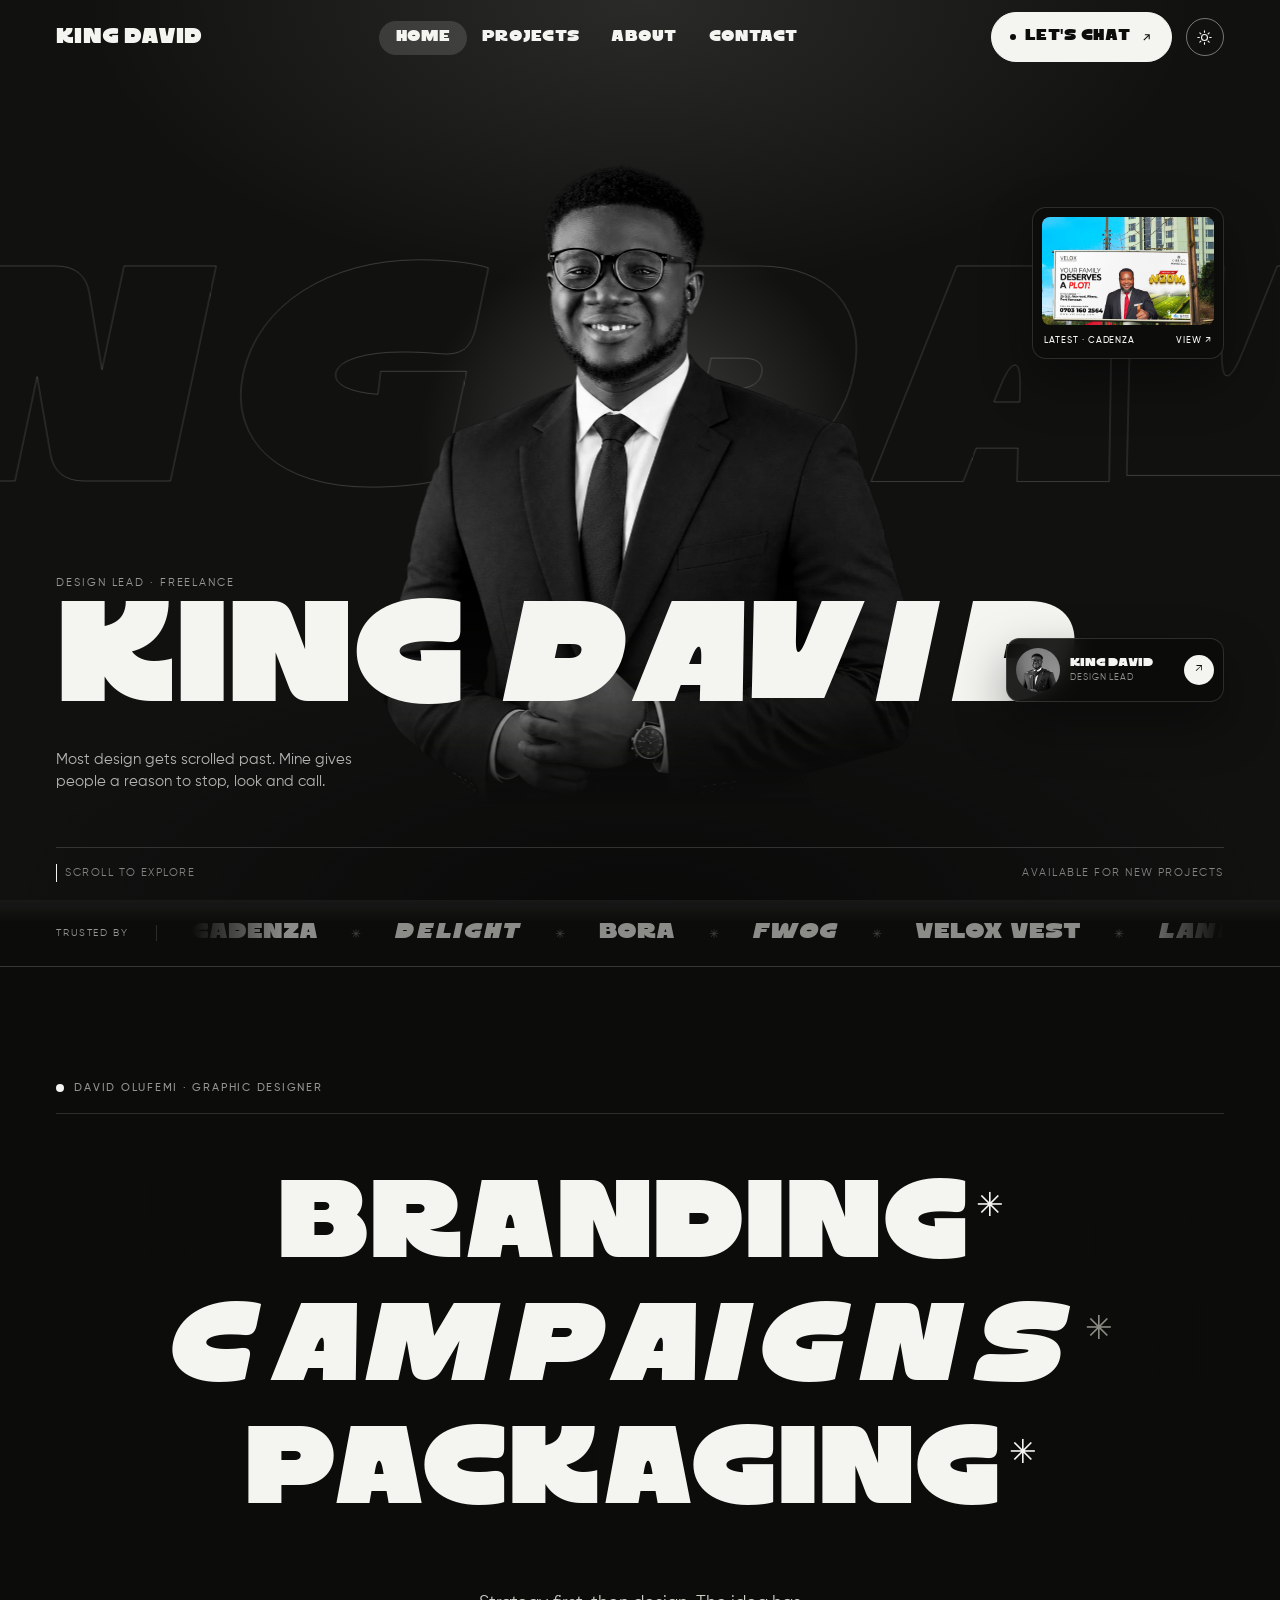
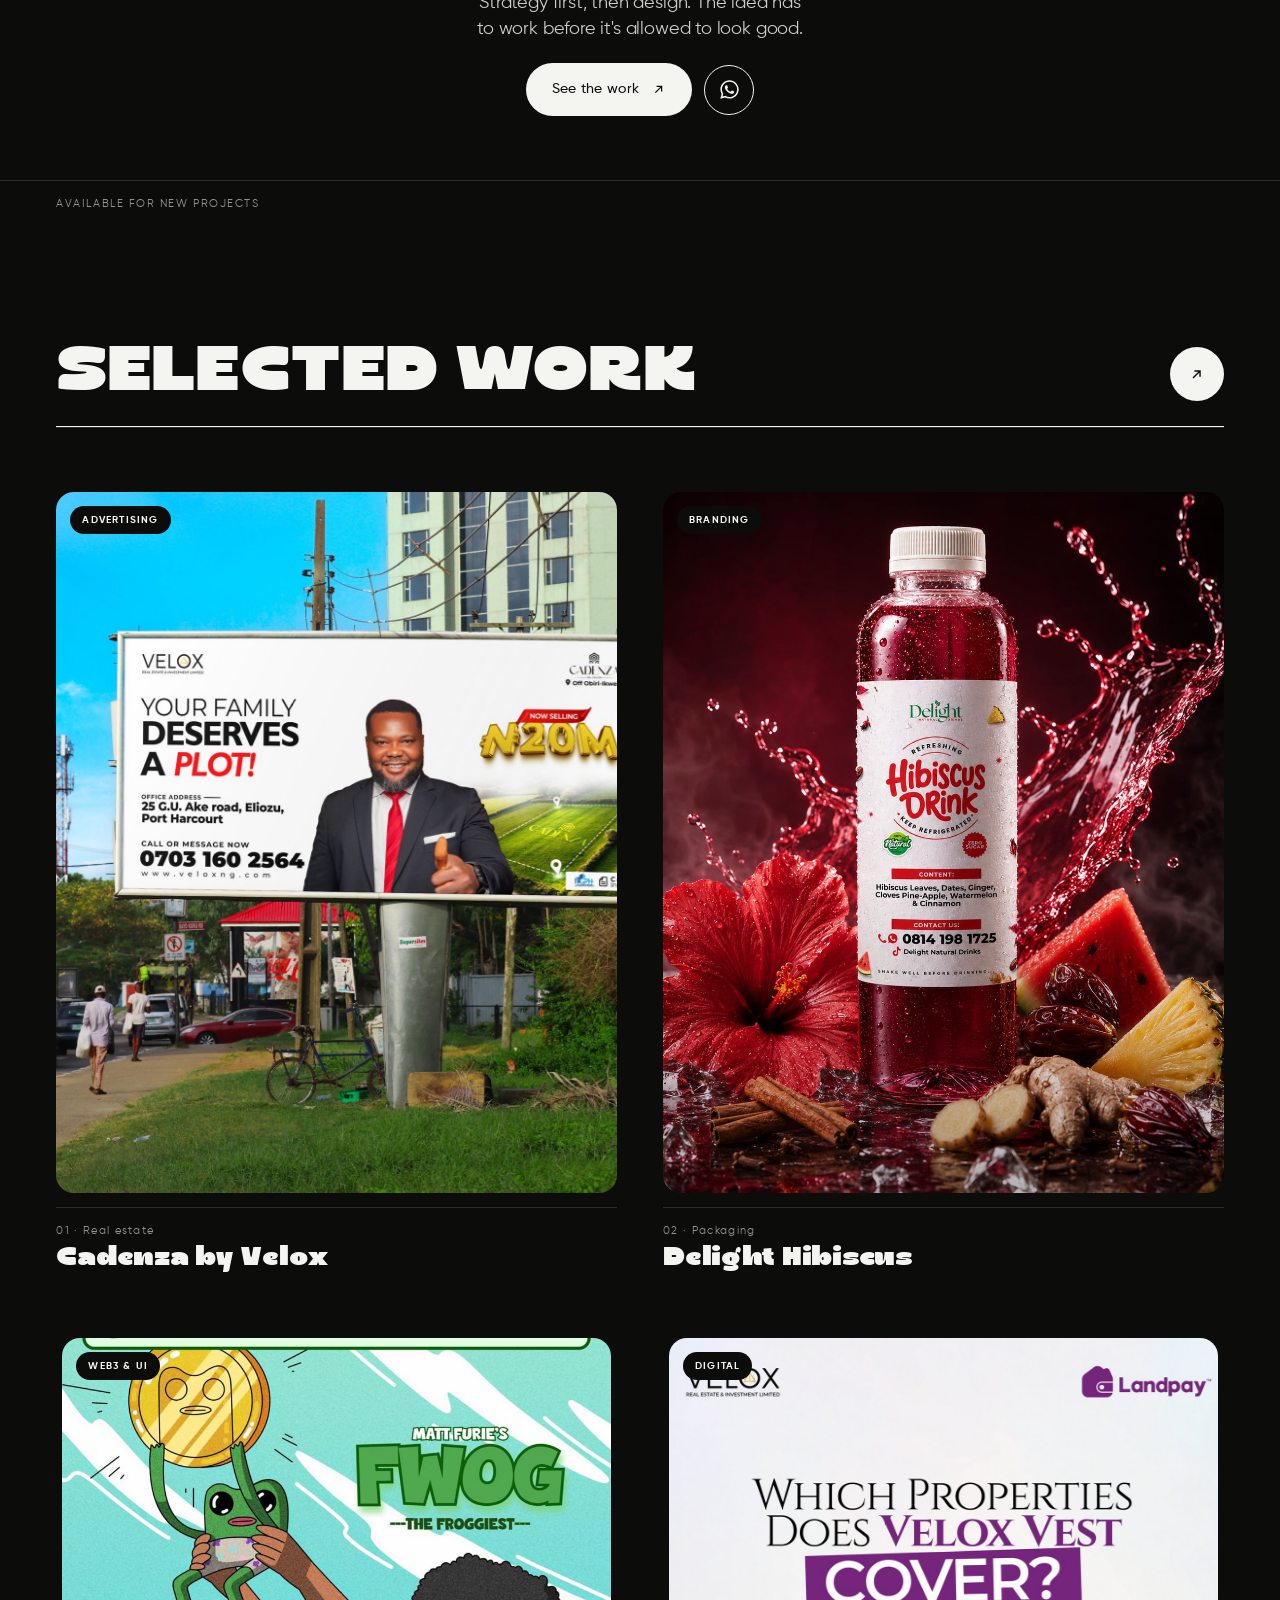
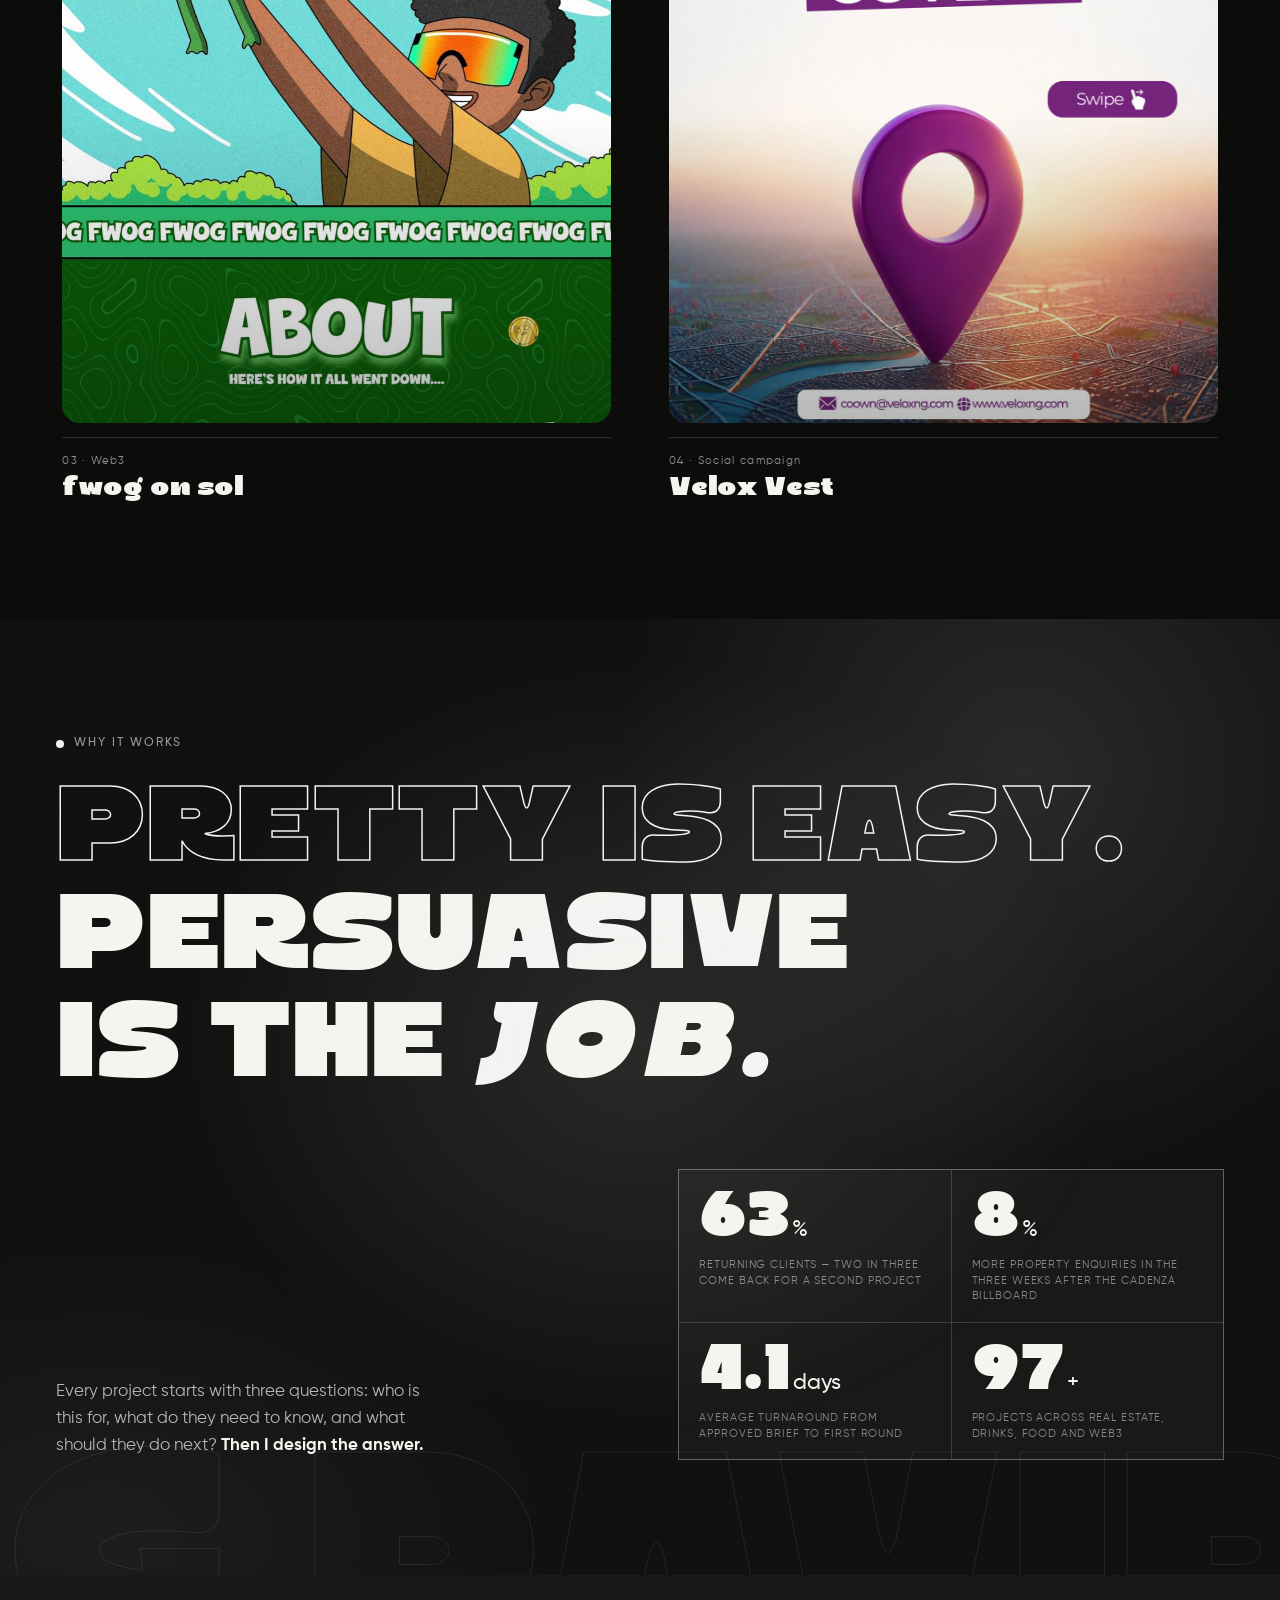
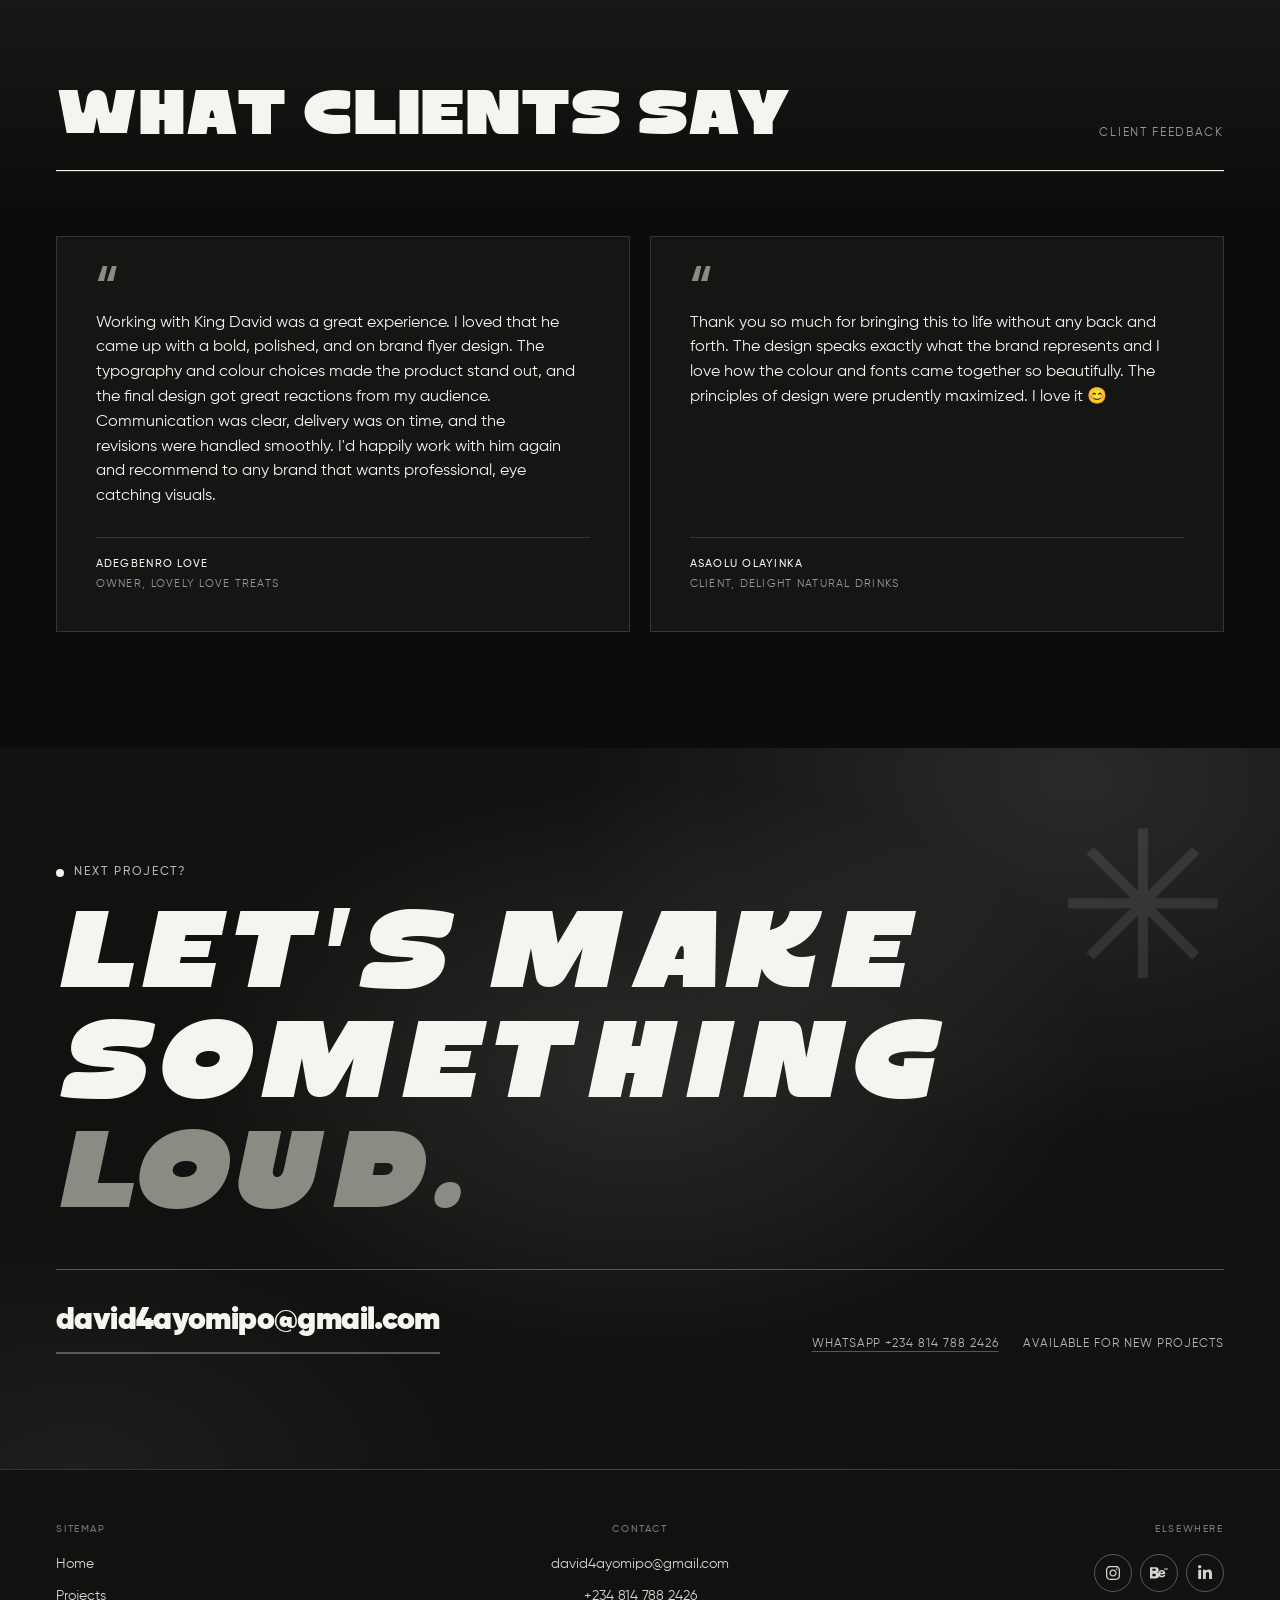
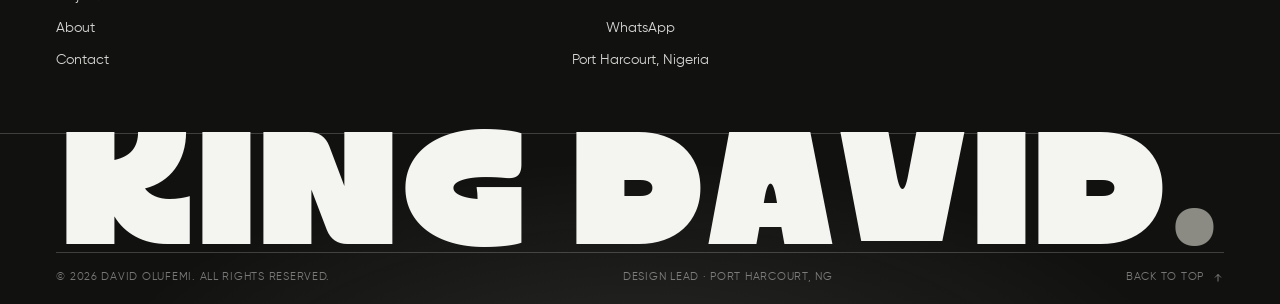
<file: index.html>
<!DOCTYPE html>
<html lang="en">
<head>
<meta charset="utf-8">
<meta name="viewport" content="width=device-width, initial-scale=1">
<title>David Olufemi · Graphic Designer</title>
<meta name="description" content="David Olufemi is a graphic designer and design lead in Port Harcourt, Nigeria. Brand identity, campaigns and packaging for real estate, drinks and Web3 brands.">
<meta name="theme-color" content="#0c0c0b">
<script>try{if(localStorage.getItem("kd-theme")==="light"){document.documentElement.dataset.theme="light";}}catch(e){}</script>
<link rel="icon" href="assets/favicon.svg" type="image/svg+xml">
<link rel="preload" href="assets/fonts/Flicko-Regular.woff" as="font" type="font/woff" crossorigin>
<link rel="preload" href="assets/fonts/Gilroy-Regular.woff2" as="font" type="font/woff2" crossorigin>
<link rel="preload" href="assets/fonts/Gilroy-Medium.woff2" as="font" type="font/woff2" crossorigin>
<link rel="stylesheet" href="styles.css">
<noscript><style>.preloader{display:none!important}.reveal{opacity:1!important;transform:none!important;filter:none!important}body.is-locked{overflow:auto!important}</style></noscript>
</head>
<body>

<div class="page-veil" aria-hidden="true"></div>

<a class="skip-link" href="#main">Skip to content</a>

<div class="preloader" data-preloader aria-hidden="true">
  <div class="preloader__inner">
    <div class="preloader__word">King <em>David</em><span>✳</span></div>
    <div class="preloader__bar"><i data-preload-bar></i></div>
    <div class="preloader__count"><span data-preload-count>0</span>% · loading the good stuff</div>
  </div>
</div>

<div class="cursor" data-cursor aria-hidden="true"></div>

<header class="site-header" data-header>
  <a class="brand" href="index.html" aria-label="King David, home">
    <span class="brand__name">King David</span>
  </a>
  <nav class="nav-desktop" aria-label="Primary">
    <span class="nav-desktop__pill" aria-hidden="true"></span>
    <a href="index.html" aria-current="page" data-label="Home"><span>Home</span></a>
    <a href="projects.html" data-label="Projects"><span>Projects</span></a>
    <a href="about.html" data-label="About"><span>About</span></a>
    <a href="contact.html" data-label="Contact"><span>Contact</span></a>
  </nav>
  <div class="header-right">
    <a class="btn btn-red header-cta" href="contact.html">
      <span class="header-cta__dot" aria-hidden="true"></span>
      <span class="header-cta__label">Let's chat</span>
      <svg viewBox="0 0 24 24" fill="none" stroke="currentColor" stroke-width="2" aria-hidden="true"><path d="M7 17 17 7M9 7h8v8"/></svg>
    </a>
    <button class="theme-toggle" type="button" data-theme-toggle aria-label="Switch to light mode" aria-pressed="false" title="Switch to light mode">
      <svg class="theme-toggle__icon theme-toggle__icon--sun" viewBox="0 0 24 24" fill="none" stroke="currentColor" stroke-width="1.6" stroke-linecap="round" aria-hidden="true">
        <circle cx="12" cy="12" r="4.2"/>
        <path d="M12 2.6v2.1M12 19.3v2.1M2.6 12h2.1M19.3 12h2.1M5.4 5.4l1.5 1.5M17.1 17.1l1.5 1.5M18.6 5.4l-1.5 1.5M6.9 17.1l-1.5 1.5"/>
      </svg>
      <svg class="theme-toggle__icon theme-toggle__icon--moon" viewBox="0 0 24 24" fill="none" stroke="currentColor" stroke-width="1.6" stroke-linecap="round" stroke-linejoin="round" aria-hidden="true">
        <path d="M20.4 14.3A8.4 8.4 0 0 1 9.7 3.6a8.4 8.4 0 1 0 10.7 10.7Z"/>
      </svg>
    </button>
    <button class="menu-toggle" type="button" data-menu-toggle aria-expanded="false" aria-controls="menu" aria-label="Open menu">
      <i aria-hidden="true"></i> <span>Menu</span>
    </button>
  </div>
</header>

<div class="menu" id="menu" data-menu aria-hidden="true">
  <nav class="menu__list" aria-label="Mobile">
    <a href="index.html"><span>01</span>Home</a>
    <a href="projects.html"><span>02</span>Projects</a>
    <a href="about.html"><span>03</span>About</a>
    <a href="contact.html"><span>04</span>Contact</a>
  </nav>
  <div class="menu__foot">
    <div>
      <div style="font-size:11px;letter-spacing:.14em;text-transform:uppercase;margin-bottom:8px;color:rgba(244,241,234,.45)">Say hello</div>
      <a href="mailto:david4ayomipo@gmail.com">david4ayomipo@gmail.com</a><br>
      <a href="tel:+2348147882426">+234 814 788 2426</a><br>
      <a href="https://wa.me/2348147882426" target="_blank" rel="noopener noreferrer">WhatsApp</a>
    </div>
    <div>Available for new projects</div>
  </div>
</div>

<main id="main">

  <!-- Intro hero -->
  <section class="intro-hero" data-intro-hero aria-labelledby="ih-title">
    <span class="ih__ghost" aria-hidden="true">King David</span>

    <figure class="ih__portrait" data-ih-portrait>
      <img src="assets/img/portrait-hero.webp" alt="Portrait of David Olufemi in a black suit" width="1100" height="1253" fetchpriority="high">
    </figure>

    <div class="ih__cards">
      <a class="ih__card ih__card--work" href="projects.html" data-cursor="View">
        <img src="assets/img/work-cadenza-card.jpg" alt="Cadenza by Velox billboard reading Your Family Deserves a Plot" width="1000" height="625" loading="lazy">
        <span class="ih__card-row"><span>Latest · Cadenza</span><span>View ↗</span></span>
      </a>
      <a class="ih__card ih__card--profile" href="about.html">
        <img src="assets/img/portrait-2.jpg" alt="" width="1120" height="1500" loading="lazy">
        <span class="ih__card-text">
          <span class="ih__card-name">King David</span>
          <span class="ih__card-role">Design lead</span>
        </span>
        <span class="ih__card-go" aria-hidden="true">↗</span>
      </a>
    </div>

    <div class="ih__name">
      <span class="ih__year">Design lead · Freelance</span>
      <h1 class="ih__title" id="ih-title">King <em>David</em></h1>
      <p class="ih__lede">Most design gets scrolled past. Mine gives people a reason to stop, look and call.</p>
    </div>

    <div class="ih__foot">
      <span class="hero__scroll"><i aria-hidden="true"></i> Scroll to explore</span>
      <span>Available for new projects</span>
    </div>
  </section>

  <!-- Client band -->
  <section class="trust" aria-label="Selected clients" data-trust>
    <span class="trust__label">Trusted by</span>
    <span class="sr-only">Cadenza, Delight, BORA, fwog, Velox Vest, LandPay, Lovely Love Treats.</span>
    <div class="trust__viewport" data-trust-viewport aria-hidden="true">
      <div class="trust__shift" data-trust-shift>
        <div class="trust__track" data-trust-track>
          <div class="trust__group">
            <span>Cadenza</span>
            <span>Delight</span>
            <span>BORA</span>
            <span>fwog</span>
            <span>Velox Vest</span>
            <span>LandPay</span>
            <span>Lovely Love Treats</span>
            <span>Cadenza</span>
            <span>Delight</span>
            <span>BORA</span>
            <span>fwog</span>
            <span>Velox Vest</span>
            <span>LandPay</span>
            <span>Lovely Love Treats</span>
            <span>Cadenza</span>
            <span>Delight</span>
            <span>BORA</span>
            <span>fwog</span>
            <span>Velox Vest</span>
            <span>LandPay</span>
            <span>Lovely Love Treats</span>
          </div>
          <div class="trust__group" aria-hidden="true">
            <span>Cadenza</span>
            <span>Delight</span>
            <span>BORA</span>
            <span>fwog</span>
            <span>Velox Vest</span>
            <span>LandPay</span>
            <span>Lovely Love Treats</span>
            <span>Cadenza</span>
            <span>Delight</span>
            <span>BORA</span>
            <span>fwog</span>
            <span>Velox Vest</span>
            <span>LandPay</span>
            <span>Lovely Love Treats</span>
            <span>Cadenza</span>
            <span>Delight</span>
            <span>BORA</span>
            <span>fwog</span>
            <span>Velox Vest</span>
            <span>LandPay</span>
            <span>Lovely Love Treats</span>
          </div>
        </div>
      </div>
    </div>
  </section>

  <!-- Hero -->
  <section class="hero">
    <div class="hero__inner">
      <div class="hero__meta">
        <p class="kicker">David Olufemi · graphic designer</p>
      </div>

      <h2 class="sr-only">What I do</h2>

      <div class="hero__words" aria-hidden="true">
        <div class="hero-word" data-word="Branding">
          <div class="hero-word__ghost"><div class="ghost-track"></div></div>
          <span class="hero-word__solid">Branding</span>
          <span class="hero-word__mark">✳</span>
        </div>
        <div class="hero-word" data-word="Campaigns">
          <div class="hero-word__ghost"><div class="ghost-track"></div></div>
          <span class="hero-word__solid">Campaigns</span>
          <span class="hero-word__mark">✳</span>
        </div>
        <div class="hero-word" data-word="Packaging">
          <div class="hero-word__ghost"><div class="ghost-track"></div></div>
          <span class="hero-word__solid">Packaging</span>
          <span class="hero-word__mark">✳</span>
        </div>
      </div>

      <div class="hero__copy">
        <p>Strategy first, then design. The idea has to work before it's allowed to look good.</p>
        <div class="hero__actions">
          <a class="btn btn-red" href="projects.html">
            See the work
            <svg viewBox="0 0 24 24" fill="none" stroke="currentColor" stroke-width="2" aria-hidden="true"><path d="M7 17 17 7M9 7h8v8"/></svg>
          </a>
          <a class="hero__wa" href="https://wa.me/2348147882426" target="_blank" rel="noopener noreferrer" aria-label="Chat with King David on WhatsApp">
            <svg viewBox="0 0 448 512" fill="currentColor" aria-hidden="true"><path d="M380.9 97.1C339 55.1 283.2 32 223.9 32c-122.4 0-222 99.6-222 222 0 39.1 10.2 77.3 29.6 111L0 480l117.7-30.9c32.4 17.7 68.9 27 106.1 27h.1c122.3 0 224.1-99.6 224.1-222 0-59.3-25.2-115-67.1-157zm-157 341.6c-33.2 0-65.7-8.9-94-25.7l-6.7-4-69.8 18.3L72 359.2l-4.4-7c-18.5-29.4-28.2-63.3-28.2-98.2 0-101.7 82.8-184.5 184.6-184.5 49.3 0 95.6 19.2 130.4 54.1 34.8 34.9 56.2 81.2 56.1 130.5 0 101.8-84.9 184.6-186.6 184.6zm101.2-138.2c-5.5-2.8-32.8-16.2-37.9-18-5.1-1.9-8.8-2.8-12.5 2.8-3.7 5.6-14.3 18-17.6 21.8-3.2 3.7-6.5 4.2-12 1.4-32.6-16.3-54-29.1-75.5-66-5.7-9.8 5.7-9.1 16.3-30.3 1.8-3.7.9-6.9-.5-9.7-1.4-2.8-12.5-30.1-17.1-41.2-4.5-10.8-9.1-9.3-12.5-9.5-3.2-.2-6.9-.2-10.6-.2-3.7 0-9.7 1.4-14.8 6.9-5.1 5.6-19.4 19-19.4 46.3 0 27.3 19.9 53.7 22.6 57.4 2.8 3.7 39.1 59.7 94.8 83.8 35.2 15.2 49 16.5 66.6 13.9 10.7-1.6 32.8-13.4 37.4-26.4 4.6-13 4.6-24.1 3.2-26.4-1.3-2.5-5-3.9-10.5-6.6z"/></svg>
          </a>
        </div>
      </div>
    </div>

    <div class="hero__foot">
      <span>Available for new projects</span>
    </div>
  </section>

  <!-- Selected work -->
  <section class="section" id="work">
    <div class="section-head reveal">
      <h2>Selected work</h2>
      <a class="section-head__link" href="projects.html" aria-label="View all projects">
        <svg viewBox="0 0 24 24" fill="none" stroke="currentColor" stroke-width="2" aria-hidden="true"><path d="M7 17 17 7M9 7h8v8"/></svg>
      </a>
    </div>

    <div class="work-grid">
      <a class="work-card reveal" href="case-cadenza.html" aria-label="Read the case study: Cadenza by Velox">
        <span class="work-card__frame">
          <img src="assets/img/work-cadenza-billboard.jpg" alt="Cadenza by Velox land sale billboard reading Your Family Deserves a Plot" loading="lazy" width="1200" height="1500">
          <span class="work-card__tag">Advertising</span>
          <span class="work-card__open" aria-hidden="true"><svg viewBox="0 0 24 24" fill="none" stroke="currentColor" stroke-width="2"><path d="M7 17 17 7M9 7h8v8"/></svg></span>
        </span>
        <span class="work-card__info">
          <span>
            <span class="work-card__idx">01 · Real estate</span>
            <span class="work-card__title">Cadenza by Velox</span>
          </span>
        </span>
      </a>

      <a class="work-card reveal" href="case-delight.html" aria-label="Read the case study: Delight Hibiscus Drink">
        <span class="work-card__frame">
          <img src="assets/img/work-delight-bottle.jpg" alt="Delight hibiscus drink bottle with splash and ingredients" loading="lazy" width="1500" height="1500">
          <span class="work-card__tag">Branding</span>
          <span class="work-card__open" aria-hidden="true"><svg viewBox="0 0 24 24" fill="none" stroke="currentColor" stroke-width="2"><path d="M7 17 17 7M9 7h8v8"/></svg></span>
        </span>
        <span class="work-card__info">
          <span>
            <span class="work-card__idx">02 · Packaging</span>
            <span class="work-card__title">Delight Hibiscus</span>
          </span>
        </span>
      </a>

      <button class="work-card reveal" type="button" data-work="fwog" aria-label="View project: fwog on sol">
        <span class="work-card__frame">
          <img src="assets/img/work-fwog.jpg" alt="fwog on sol Web3 landing page design" loading="lazy" width="1000" height="1334">
          <span class="work-card__tag">Web3 &amp; UI</span>
          <span class="work-card__open" aria-hidden="true"><svg viewBox="0 0 24 24" fill="none" stroke="currentColor" stroke-width="2"><path d="M7 17 17 7M9 7h8v8"/></svg></span>
        </span>
        <span class="work-card__info">
          <span>
            <span class="work-card__idx">03 · Web3</span>
            <span class="work-card__title">fwog on sol</span>
          </span>
        </span>
      </button>

      <button class="work-card reveal" type="button" data-work="velox-vest" aria-label="View project: Velox Vest co ownership">
        <span class="work-card__frame">
          <img src="assets/img/work-carousel.jpg" alt="Velox Vest co ownership social media carousel" loading="lazy" width="1280" height="1600">
          <span class="work-card__tag">Digital</span>
          <span class="work-card__open" aria-hidden="true"><svg viewBox="0 0 24 24" fill="none" stroke="currentColor" stroke-width="2"><path d="M7 17 17 7M9 7h8v8"/></svg></span>
        </span>
        <span class="work-card__info">
          <span>
            <span class="work-card__idx">04 · Social campaign</span>
            <span class="work-card__title">Velox Vest</span>
          </span>
        </span>
      </button>
    </div>
  </section>

  <!-- Statement -->
  <section class="section statement">
    <span class="statement__mark" aria-hidden="true">King David</span>
    <p class="kicker reveal">Why it works</p>
    <h2 class="statement__head reveal">
      <span class="outline">Pretty is easy.</span><br>
      Persuasive<br>
      is the <span class="accent">job.</span>
    </h2>
    <div class="statement__grid">
      <p class="statement__text reveal">
        Every project starts with three questions: who is this for, what do they need to know,
        and what should they do next? <strong>Then I design the answer.</strong>
      </p>
      <div class="stats reveal" data-delay="1">
        <div class="stat">
          <b data-count="64">0<em>%</em></b>
          <span>Returning clients — two in three come back for a second project</span>
        </div>
        <div class="stat">
          <b data-count="8">0<em>%</em></b>
          <span>More property enquiries in the three weeks after the Cadenza billboard</span>
        </div>
        <div class="stat">
          <b data-count="4.2" data-decimals="1">0<em>days</em></b>
          <span>Average turnaround from approved brief to first round</span>
        </div>
        <div class="stat">
          <b data-count="100">0<em>+</em></b>
          <span>Projects across real estate, drinks, food and Web3</span>
        </div>
      </div>
    </div>
  </section>

  <!-- Testimonials — real client quote. Add more cards as further quotes arrive. -->
  <section class="section testimonials" aria-labelledby="testimonials-title">
    <div class="section-head reveal">
      <h2 id="testimonials-title">What clients say</h2>
      <span class="meta">Client feedback</span>
    </div>
    <div class="testimonials__grid">
      <figure class="testimonial reveal">
        <blockquote>Working with King David was a great experience. I loved that he came up with a bold, polished, and on brand flyer design. The typography and colour choices made the product stand out, and the final design got great reactions from my audience. Communication was clear, delivery was on time, and the revisions were handled smoothly. I'd happily work with him again and recommend to any brand that wants professional, eye catching visuals.</blockquote>
        <figcaption>
          <span class="testimonial__name">Adegbenro Love</span>
          <span class="testimonial__role">Owner, Lovely Love Treats</span>
        </figcaption>
      </figure>
      <figure class="testimonial reveal" data-delay="1">
        <blockquote>Thank you so much for bringing this to life without any back and forth. The design speaks exactly what the brand represents and I love how the colour and fonts came together so beautifully. The principles of design were prudently maximized. I love it 😊</blockquote>
        <figcaption>
          <span class="testimonial__name">Asaolu Olayinka</span>
          <span class="testimonial__role">Client, Delight Natural Drinks</span>
        </figcaption>
      </figure>
    </div>
  </section>

  <!-- CTA -->
  <section class="cta section">
    <span class="cta__asterisk" aria-hidden="true">✳</span>
    <p class="kicker reveal">Next project?</p>
    <h2 class="cta__title reveal">Let's make<br>something <span>loud.</span></h2>
    <div class="cta__row reveal" data-delay="1">
      <a class="cta__mail" href="mailto:david4ayomipo@gmail.com">david4ayomipo@gmail.com</a>
      <div class="cta__meta">
        <span><a href="https://wa.me/2348147882426" target="_blank" rel="noopener noreferrer">WhatsApp +234 814 788 2426</a></span>
        <span>Available for new projects</span>
      </div>
    </div>
  </section>

</main>

<footer class="site-footer">
  <div class="footer__cols">
      <div class="footer__col">
        <h3>Sitemap</h3>
        <a href="index.html">Home</a>
        <a href="projects.html">Projects</a>
        <a href="about.html">About</a>
        <a href="contact.html">Contact</a>
      </div>
      <div class="footer__col">
        <h3>Contact</h3>
        <a href="mailto:david4ayomipo@gmail.com">david4ayomipo@gmail.com</a>
        <a href="tel:+2348147882426">+234 814 788 2426</a>
        <a href="https://wa.me/2348147882426" target="_blank" rel="noopener noreferrer">WhatsApp</a>
        <p>Port Harcourt, Nigeria</p>
      </div>
      <div class="footer__col">
        <h3>Elsewhere</h3>
        <div class="footer__socials">
          <a class="footer__social" href="https://www.instagram.com/king_david_olufemi/" target="_blank" rel="noopener noreferrer" aria-label="Instagram">
            <svg viewBox="0 0 448 512" fill="currentColor" aria-hidden="true"><path d="M224.1 141c-63.6 0-114.9 51.3-114.9 114.9s51.3 114.9 114.9 114.9S339 319.5 339 255.9 287.7 141 224.1 141zm0 189.6c-41.1 0-74.7-33.5-74.7-74.7s33.5-74.7 74.7-74.7 74.7 33.5 74.7 74.7-33.6 74.7-74.7 74.7zm146.4-194.3c0 14.9-12 26.8-26.8 26.8-14.9 0-26.8-12-26.8-26.8s12-26.8 26.8-26.8 26.8 12 26.8 26.8zm76.1 27.2c-1.7-35.9-9.9-67.7-36.2-93.9-26.2-26.2-58-34.4-93.9-36.2-37-2.1-147.9-2.1-184.9 0-35.8 1.7-67.6 9.9-93.9 36.1s-34.4 58-36.2 93.9c-2.1 37-2.1 147.9 0 184.9 1.7 35.9 9.9 67.7 36.2 93.9s58 34.4 93.9 36.2c37 2.1 147.9 2.1 184.9 0 35.9-1.7 67.7-9.9 93.9-36.2 26.2-26.2 34.4-58 36.2-93.9 2.1-37 2.1-147.8 0-184.8zM398.8 388c-7.8 19.6-22.9 34.7-42.6 42.6-29.5 11.7-99.5 9-132.1 9s-102.7 2.6-132.1-9c-19.6-7.8-34.7-22.9-42.6-42.6-11.7-29.5-9-99.5-9-132.1s-2.6-102.7 9-132.1c7.8-19.6 22.9-34.7 42.6-42.6 29.5-11.7 99.5-9 132.1-9s102.7-2.6 132.1 9c19.6 7.8 34.7 22.9 42.6 42.6 11.7 29.5 9 99.5 9 132.1s2.7 102.7-9 132.1z"/></svg>
          </a>
          <a class="footer__social footer__social--behance" href="https://www.behance.net/davidolufemi1" target="_blank" rel="noopener noreferrer" aria-label="Behance">
            <svg viewBox="0 0 576 512" fill="currentColor" aria-hidden="true"><path d="M232 237.2c31.8-15.2 48.4-38.2 48.4-74 0-70.6-52.6-87.8-113.3-87.8H0v354.4h171.8c64.4 0 124.9-30.9 124.9-102.9 0-44.5-21.1-77.4-64.7-89.7zM77 120.7h55.2c29.8 0 54.2 4.9 54.2 31.9 0 26.8-20.5 34.4-45.5 34.4H77v-66.3zm0 238.3v-76.9h60.8c31.7 0 50.2 8.9 50.2 38.5 0 30.6-22.5 38.4-50.2 38.4H77zm303.7-199.6c-67.9 0-116.7 49.5-116.7 118 0 69.7 46.4 117.2 120.4 117.2 55 0 92.1-26.2 104.6-77.8h-61.9c-5.6 18.8-25.8 26.8-44.9 26.8-36.8 0-54.9-20.2-54.9-51h163.3c3-74.9-40.9-133.2-109.9-133.2zm-53.3 91.9c0-25.9 17.7-42.9 45.2-42.9 28.3 0 43.2 15.7 43.2 42.9h-88.4zM448 112h128v32H448z"/></svg>
          </a>
          <a class="footer__social" href="https://www.linkedin.com/in/king-david-olufemi/" target="_blank" rel="noopener noreferrer" aria-label="LinkedIn">
            <svg viewBox="0 0 448 512" fill="currentColor" aria-hidden="true"><path d="M100.28 448H7.4V148.9h92.88zM53.79 108.1C24.09 108.1 0 83.5 0 53.8a53.79 53.79 0 0 1 107.58 0c0 29.7-24.1 54.3-53.79 54.3zM447.9 448h-92.68V302.4c0-34.7-.7-79.2-48.29-79.2-48.29 0-55.69 37.7-55.69 76.7V448h-92.78V148.9h89.08v40.8h1.3c12.4-23.5 42.69-48.3 87.88-48.3 94 0 111.28 61.9 111.28 142.3V448z"/></svg>
          </a>
        </div>
      </div>
  </div>
  <div class="footer__baseline">
    <span class="footer__word">King <br class="footer__word-br">David<span>.</span></span>
  </div>
  <div class="footer__bottom">
    <span>© <span data-year>2026</span> David Olufemi. All rights reserved.</span>
    <span>Design lead · Port Harcourt, NG</span>
    <a class="footer__top-link" href="#main">
      Back to top
      <svg viewBox="0 0 24 24" fill="none" stroke="currentColor" stroke-width="2" aria-hidden="true"><path d="M12 19V5M6 11l6-6 6 6"/></svg>
    </a>
  </div>
</footer>

<div class="lightbox" data-lightbox role="dialog" aria-modal="true" aria-label="Project viewer" aria-hidden="true">
  <div class="lightbox__bar">
    <span class="lightbox__count" data-lb-count>01 / 04</span>
    <button class="lightbox__close" type="button" data-lb-close>
      Close
      <svg viewBox="0 0 24 24" fill="none" stroke="currentColor" stroke-width="2" aria-hidden="true"><path d="M6 6l12 12M18 6L6 18"/></svg>
    </button>
  </div>
  <div class="lightbox__stage">
    <div class="lightbox__imgwrap"><img data-lb-img alt=""></div>
    <div class="lightbox__side">
      <span class="lightbox__cat" data-lb-cat></span>
      <h2 class="lightbox__title" data-lb-title></h2>
      <p class="lightbox__desc" data-lb-desc></p>
      <div class="lightbox__nav">
        <button type="button" data-lb-prev aria-label="Previous project">
          <svg viewBox="0 0 24 24" fill="none" stroke="currentColor" stroke-width="2" aria-hidden="true"><path d="M19 12H5M11 6l-6 6 6 6"/></svg>
        </button>
        <button type="button" data-lb-next aria-label="Next project">
          <svg viewBox="0 0 24 24" fill="none" stroke="currentColor" stroke-width="2" aria-hidden="true"><path d="M5 12h14M13 6l6 6-6 6"/></svg>
        </button>
      </div>
    </div>
  </div>
</div>

<script src="script.js" defer></script>
</body>
</html>
</file>
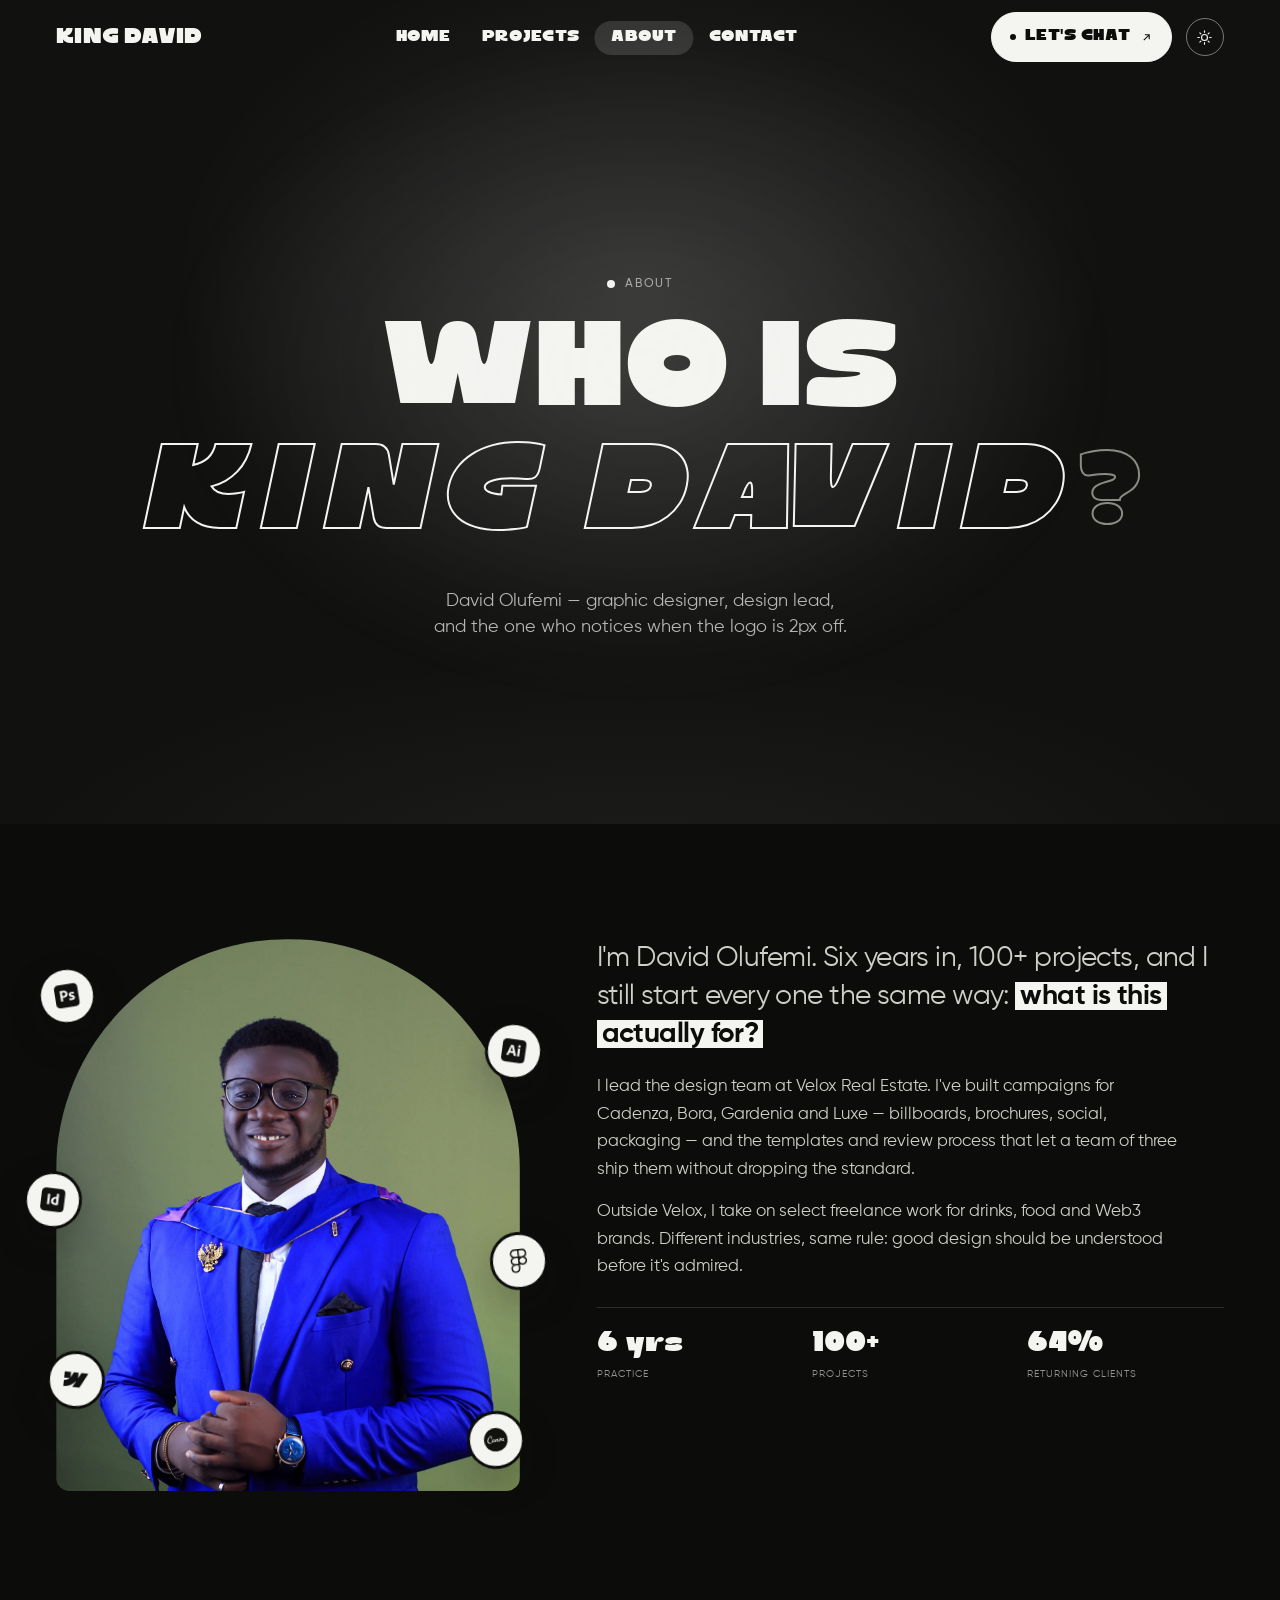
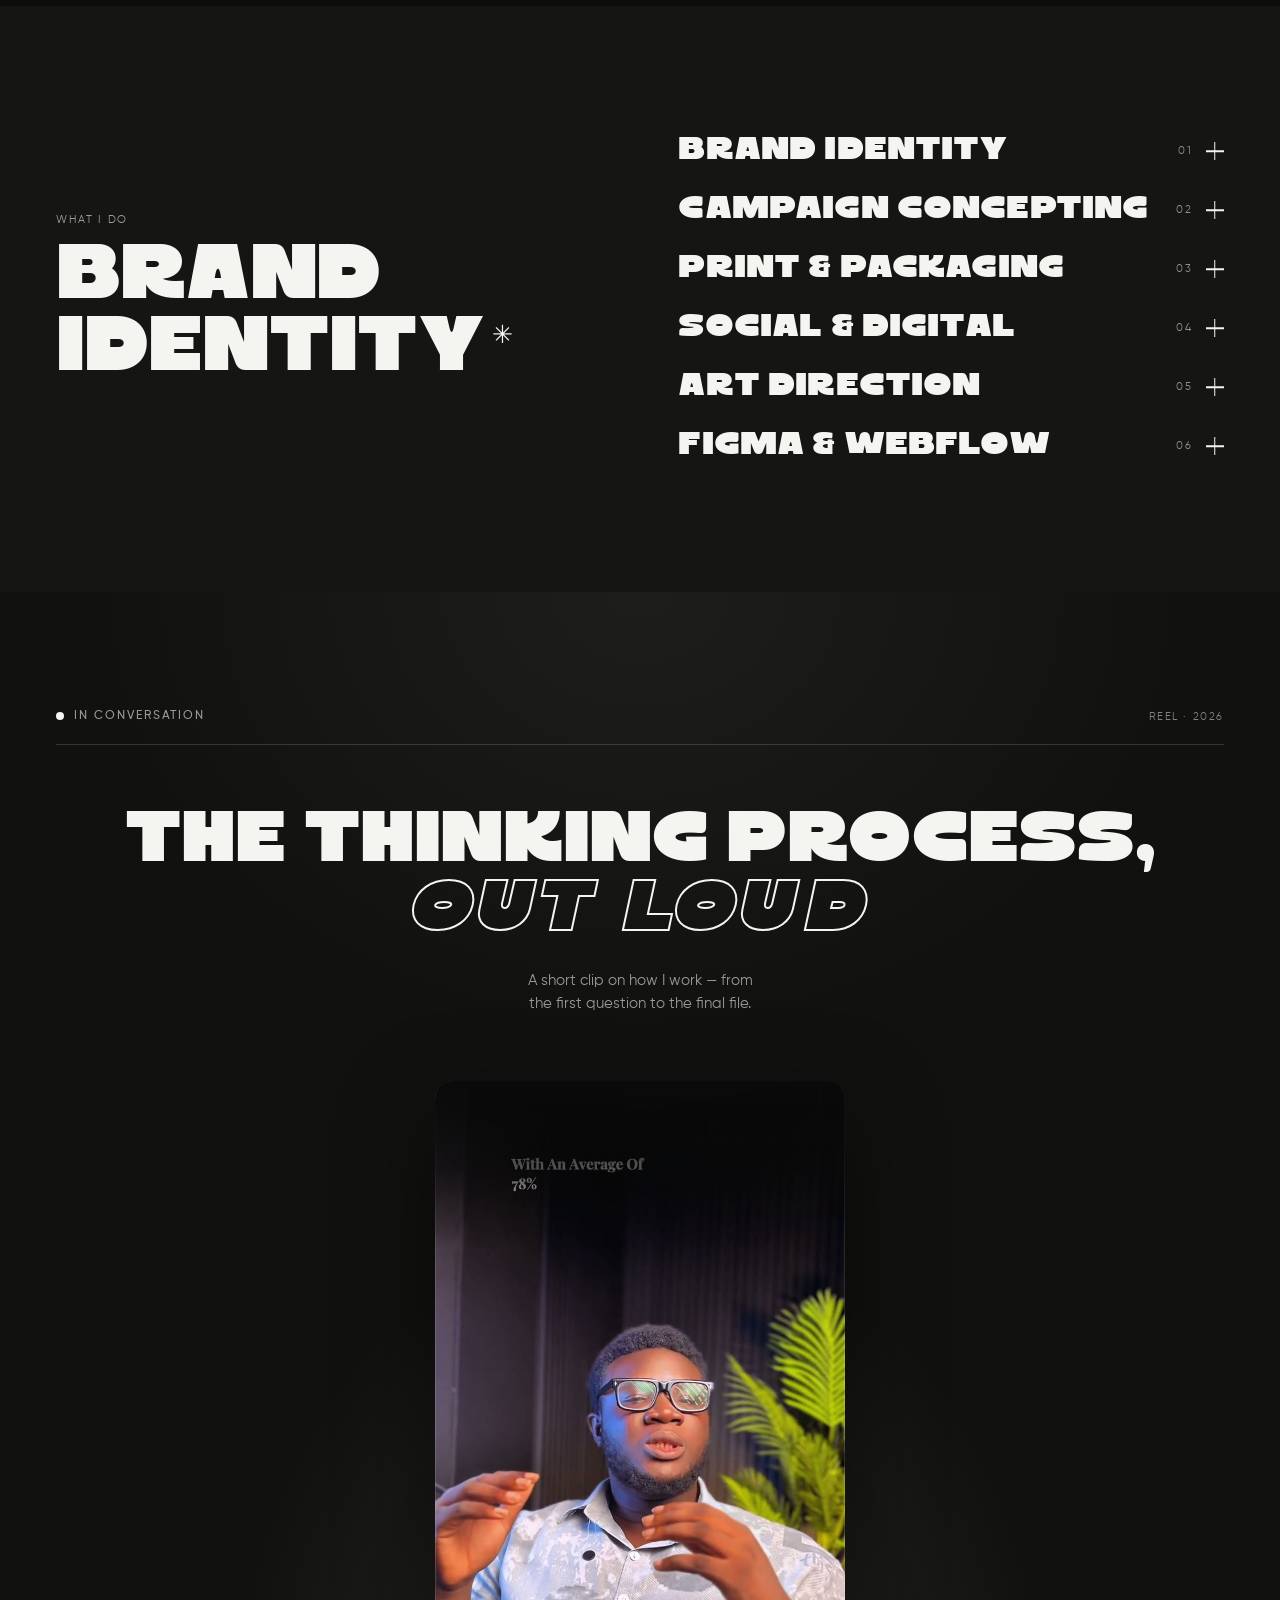
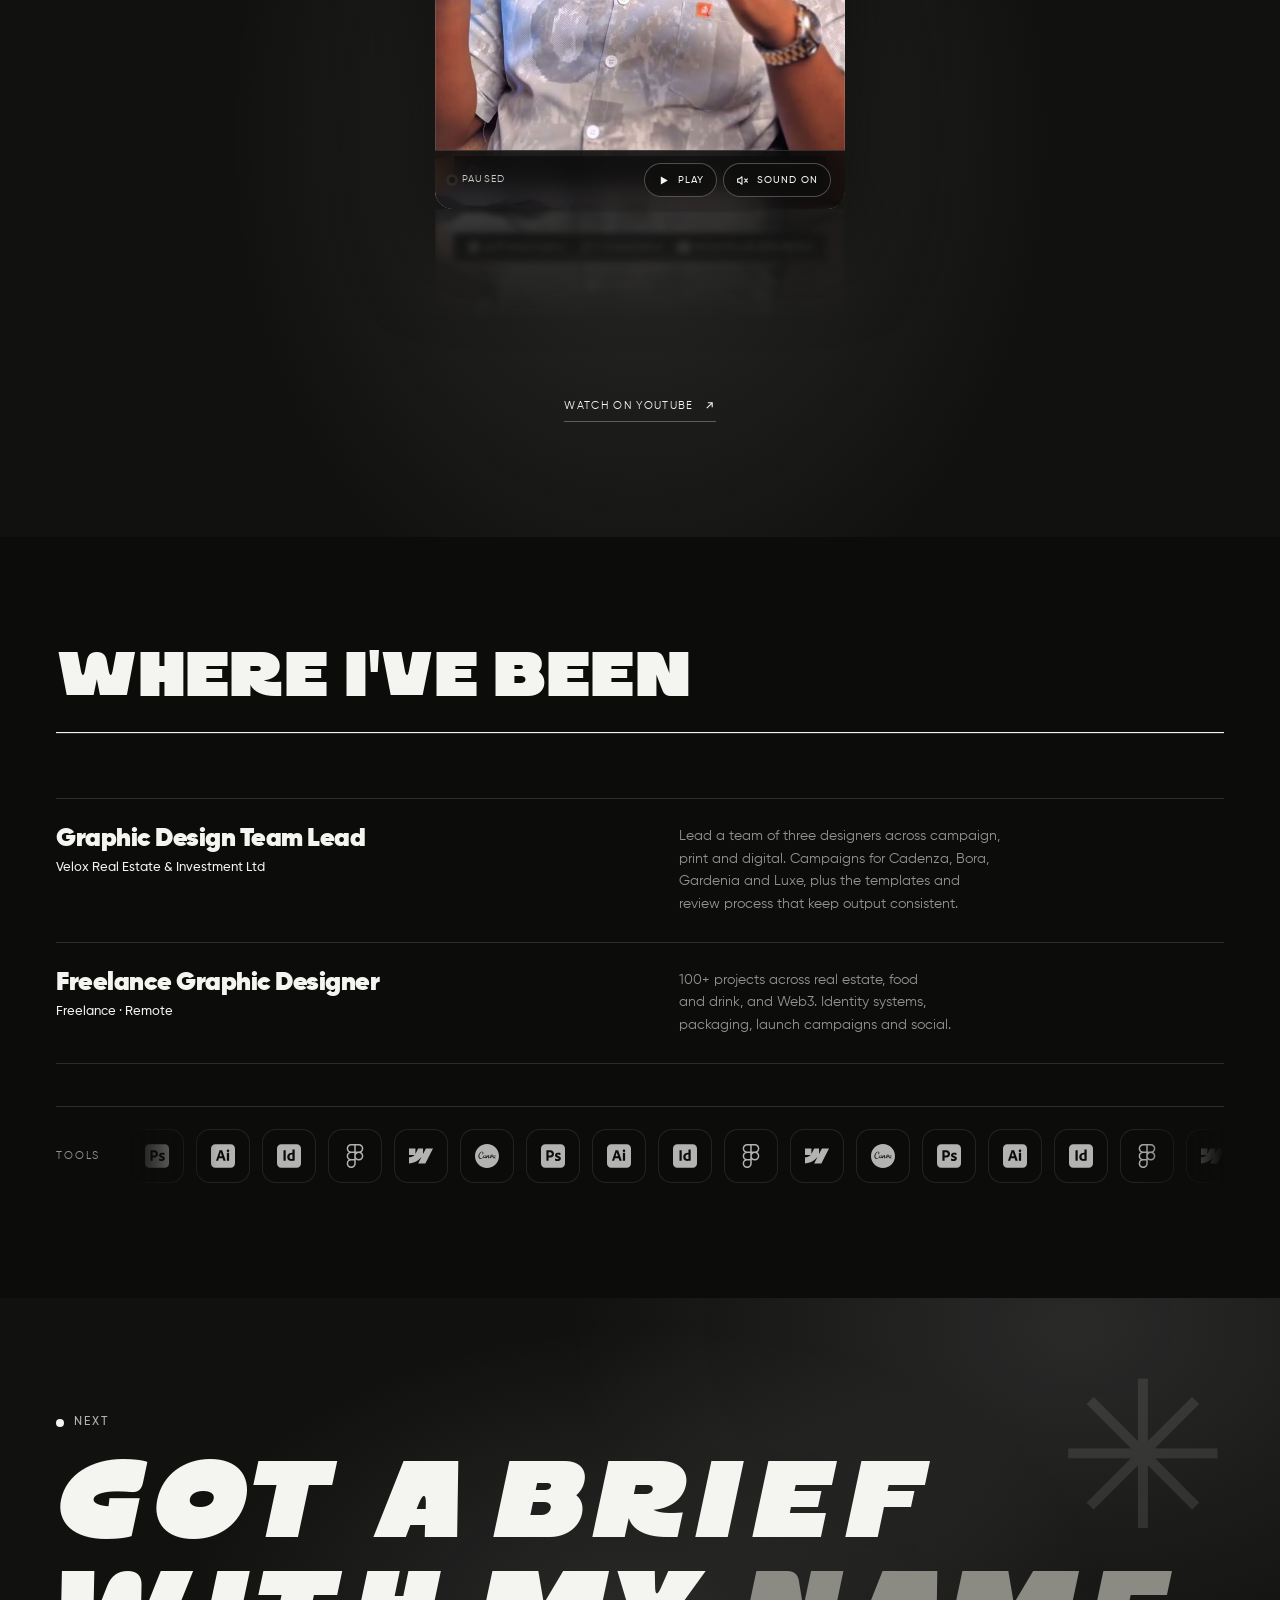
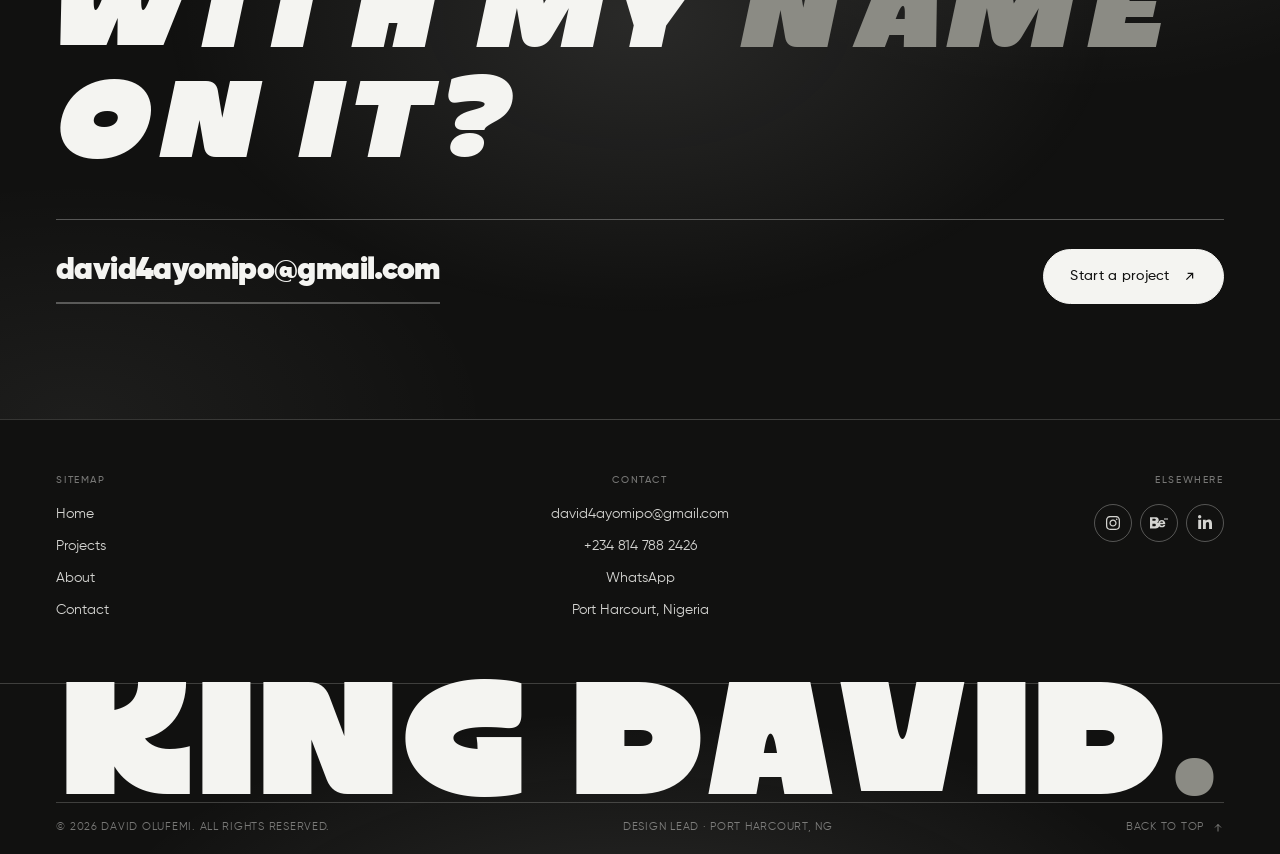
<file: about.html>
<!DOCTYPE html>
<html lang="en">
<head>
<meta charset="utf-8">
<meta name="viewport" content="width=device-width, initial-scale=1">
<title>About · David Olufemi</title>
<meta name="description" content="David Olufemi is a graphic designer and design lead at Velox Real Estate. Six years, 100+ projects and 64% returning clients. Based in Port Harcourt, Nigeria.">
<meta name="theme-color" content="#0c0c0b">
<script>try{if(localStorage.getItem("kd-theme")==="light"){document.documentElement.dataset.theme="light";}}catch(e){}</script>
<link rel="icon" href="assets/favicon.svg" type="image/svg+xml">
<link rel="preload" href="assets/fonts/Flicko-Regular.woff" as="font" type="font/woff" crossorigin>
<link rel="preload" href="assets/fonts/Gilroy-Regular.woff2" as="font" type="font/woff2" crossorigin>
<link rel="preload" href="assets/fonts/Gilroy-Medium.woff2" as="font" type="font/woff2" crossorigin>
<link rel="preconnect" href="https://www.youtube-nocookie.com">
<link rel="stylesheet" href="styles.css">
<noscript><style>.preloader{display:none!important}.reveal{opacity:1!important;transform:none!important;filter:none!important}body.is-locked{overflow:auto!important}.reel__overlay{display:none!important}</style></noscript>
</head>
<body>

<div class="page-veil" aria-hidden="true"></div>

<a class="skip-link" href="#main">Skip to content</a>

<div class="preloader" data-preloader aria-hidden="true">
  <div class="preloader__inner">
    <div class="preloader__word">King <em>David</em><span>✳</span></div>
    <div class="preloader__bar"><i data-preload-bar></i></div>
    <div class="preloader__count"><span data-preload-count>0</span>% · loading the good stuff</div>
  </div>
</div>

<div class="cursor" data-cursor aria-hidden="true"></div>

<header class="site-header" data-header>
  <a class="brand" href="index.html" aria-label="King David, home">
    <span class="brand__name">King David</span>
  </a>
  <nav class="nav-desktop" aria-label="Primary">
    <span class="nav-desktop__pill" aria-hidden="true"></span>
    <a href="index.html" data-label="Home"><span>Home</span></a>
    <a href="projects.html" data-label="Projects"><span>Projects</span></a>
    <a href="about.html" aria-current="page" data-label="About"><span>About</span></a>
    <a href="contact.html" data-label="Contact"><span>Contact</span></a>
  </nav>
  <div class="header-right">
    <a class="btn btn-red header-cta" href="contact.html">
      <span class="header-cta__dot" aria-hidden="true"></span>
      <span class="header-cta__label">Let's chat</span>
      <svg viewBox="0 0 24 24" fill="none" stroke="currentColor" stroke-width="2" aria-hidden="true"><path d="M7 17 17 7M9 7h8v8"/></svg>
    </a>
    <button class="theme-toggle" type="button" data-theme-toggle aria-label="Switch to light mode" aria-pressed="false" title="Switch to light mode">
      <svg class="theme-toggle__icon theme-toggle__icon--sun" viewBox="0 0 24 24" fill="none" stroke="currentColor" stroke-width="1.6" stroke-linecap="round" aria-hidden="true">
        <circle cx="12" cy="12" r="4.2"/>
        <path d="M12 2.6v2.1M12 19.3v2.1M2.6 12h2.1M19.3 12h2.1M5.4 5.4l1.5 1.5M17.1 17.1l1.5 1.5M18.6 5.4l-1.5 1.5M6.9 17.1l-1.5 1.5"/>
      </svg>
      <svg class="theme-toggle__icon theme-toggle__icon--moon" viewBox="0 0 24 24" fill="none" stroke="currentColor" stroke-width="1.6" stroke-linecap="round" stroke-linejoin="round" aria-hidden="true">
        <path d="M20.4 14.3A8.4 8.4 0 0 1 9.7 3.6a8.4 8.4 0 1 0 10.7 10.7Z"/>
      </svg>
    </button>
    <button class="menu-toggle" type="button" data-menu-toggle aria-expanded="false" aria-controls="menu" aria-label="Open menu">
      <i aria-hidden="true"></i> <span>Menu</span>
    </button>
  </div>
</header>

<div class="menu" id="menu" data-menu aria-hidden="true">
  <nav class="menu__list" aria-label="Mobile">
    <a href="index.html"><span>01</span>Home</a>
    <a href="projects.html"><span>02</span>Projects</a>
    <a href="about.html"><span>03</span>About</a>
    <a href="contact.html"><span>04</span>Contact</a>
  </nav>
  <div class="menu__foot">
    <div>
      <div style="font-size:11px;letter-spacing:.14em;text-transform:uppercase;margin-bottom:8px;color:rgba(244,241,234,.45)">Say hello</div>
      <a href="mailto:david4ayomipo@gmail.com">david4ayomipo@gmail.com</a><br>
      <a href="tel:+2348147882426">+234 814 788 2426</a><br>
      <a href="https://wa.me/2348147882426" target="_blank" rel="noopener noreferrer">WhatsApp</a>
    </div>
    <div>Available for new projects</div>
  </div>
</div>

<main id="main">

  <section class="about-hero">
    <div class="about-hero__inner">
      <p class="kicker">About</p>
      <h1 class="about-hero__title">Who is<br><span class="stroke">King David</span><span class="q">?</span></h1>
      <p class="about-hero__lede">
        David Olufemi — graphic designer, design lead, and the one who notices when the logo is 2px off.
      </p>
    </div>
  </section>

  <!-- Bio -->
  <section class="section">
    <div class="about-bio">
      <div class="about-bio__media reveal">
        <div class="about-bio__pic">
          <img src="assets/img/portrait-2.jpg" alt="David Olufemi smiling in a royal blue suit" width="1400" height="1750">
        </div>
        <span class="float-tool float-tool--1" aria-hidden="true"><svg viewBox="0 0 24 24" fill="currentColor" focusable="false"><use href="assets/tool-icons.svg#photoshop"></use></svg></span>
        <span class="float-tool float-tool--2" aria-hidden="true"><svg viewBox="0 0 24 24" fill="currentColor" focusable="false"><use href="assets/tool-icons.svg#illustrator"></use></svg></span>
        <span class="float-tool float-tool--3" aria-hidden="true"><svg viewBox="0 0 24 24" fill="currentColor" focusable="false"><use href="assets/tool-icons.svg#indesign"></use></svg></span>
        <span class="float-tool float-tool--4" aria-hidden="true"><svg viewBox="0 0 24 24" fill="currentColor" focusable="false"><use href="assets/tool-icons.svg#figma"></use></svg></span>
        <span class="float-tool float-tool--5" aria-hidden="true"><svg viewBox="0 0 24 24" fill="currentColor" focusable="false"><use href="assets/tool-icons.svg#webflow"></use></svg></span>
        <span class="float-tool float-tool--6" aria-hidden="true"><svg viewBox="0 0 24 24" fill="currentColor" focusable="false"><use href="assets/tool-icons.svg#canva"></use></svg></span>
      </div>
      <div class="about-bio__main reveal" data-delay="1">
        <p class="lead">
          I'm David Olufemi. Six years in, 100+ projects, and I still start every one the
          same way: <strong>what is this actually for?</strong>
        </p>
        <p>
          I lead the design team at Velox Real Estate. I've built campaigns for Cadenza, Bora,
          Gardenia and Luxe — billboards, brochures, social, packaging — and the templates and
          review process that let a team of three ship them without dropping the standard.
        </p>
        <p>
          Outside Velox, I take on select freelance work for drinks, food and Web3 brands.
          Different industries, same rule: good design should be understood before it's admired.
        </p>
        <div class="about-facts">
          <div><b>6 yrs</b><span>Practice</span></div>
          <div><b>100+</b><span>Projects</span></div>
          <div><b>64%</b><span>Returning clients</span></div>
        </div>
      </div>
    </div>
  </section>

  <!-- Skills -->
  <section class="section skills">
    <div class="skills__inner">
      <div class="reveal">
        <h2 class="skills__label">What I do</h2>
        <div class="skills__rotator" data-rotator="Brand identity|Campaign design|Packaging|Art direction|Social systems|Web3 UI">
          <span>Brand identity</span>
        </div>
      </div>
      <div class="reveal" data-delay="1">
        <div class="skills__acc" data-accordion>
          <div class="acc">
            <h3 class="acc__head">
              <button class="acc__trigger" type="button" aria-expanded="false" aria-controls="skill-brand">
                <span class="acc__name">Brand identity</span>
                <span class="acc__meta"><span class="acc__idx">01</span><span class="acc__icon" aria-hidden="true"></span></span>
              </button>
            </h3>
            <div class="acc__panel" id="skill-brand" aria-hidden="true">
              <div class="acc__panel-inner">
                <p>Logo, colour, type and the rules that keep every touchpoint looking like the same brand — billboard, bottle or phone screen.</p>
              </div>
            </div>
          </div>

          <div class="acc">
            <h3 class="acc__head">
              <button class="acc__trigger" type="button" aria-expanded="false" aria-controls="skill-campaign">
                <span class="acc__name">Campaign concepting</span>
                <span class="acc__meta"><span class="acc__idx">02</span><span class="acc__icon" aria-hidden="true"></span></span>
              </button>
            </h3>
            <div class="acc__panel" id="skill-campaign" aria-hidden="true">
              <div class="acc__panel-inner">
                <p>The one idea that carries a launch across billboards, social, print and the day itself.</p>
              </div>
            </div>
          </div>

          <div class="acc">
            <h3 class="acc__head">
              <button class="acc__trigger" type="button" aria-expanded="false" aria-controls="skill-print">
                <span class="acc__name">Print &amp; packaging</span>
                <span class="acc__meta"><span class="acc__idx">03</span><span class="acc__icon" aria-hidden="true"></span></span>
              </button>
            </h3>
            <div class="acc__panel" id="skill-print" aria-hidden="true">
              <div class="acc__panel-inner">
                <p>Artwork that survives the printer, the shelf and the hand. Dielines, mockups and production files included.</p>
              </div>
            </div>
          </div>

          <div class="acc">
            <h3 class="acc__head">
              <button class="acc__trigger" type="button" aria-expanded="false" aria-controls="skill-social">
                <span class="acc__name">Social &amp; digital</span>
                <span class="acc__meta"><span class="acc__idx">04</span><span class="acc__icon" aria-hidden="true"></span></span>
              </button>
            </h3>
            <div class="acc__panel" id="skill-social" aria-hidden="true">
              <div class="acc__panel-inner">
                <p>Feed systems and templates built so a small team stays consistent without slowing down.</p>
              </div>
            </div>
          </div>

          <div class="acc">
            <h3 class="acc__head">
              <button class="acc__trigger" type="button" aria-expanded="false" aria-controls="skill-art">
                <span class="acc__name">Art direction</span>
                <span class="acc__meta"><span class="acc__idx">05</span><span class="acc__icon" aria-hidden="true"></span></span>
              </button>
            </h3>
            <div class="acc__panel" id="skill-art" aria-hidden="true">
              <div class="acc__panel-inner">
                <p>The look, the references and the shoot day calls that make a campaign feel deliberate.</p>
              </div>
            </div>
          </div>

          <div class="acc">
            <h3 class="acc__head">
              <button class="acc__trigger" type="button" aria-expanded="false" aria-controls="skill-web">
                <span class="acc__name">Figma &amp; Webflow</span>
                <span class="acc__meta"><span class="acc__idx">06</span><span class="acc__icon" aria-hidden="true"></span></span>
              </button>
            </h3>
            <div class="acc__panel" id="skill-web" aria-hidden="true">
              <div class="acc__panel-inner">
                <p>Clickable prototypes and responsive builds that hand off cleanly from design to development.</p>
              </div>
            </div>
          </div>
        </div>
      </div>
    </div>
  </section>

  <!-- Reel -->
  <section class="reel section" data-reel aria-labelledby="reel-title">
    <div class="reel__head reveal">
      <p class="kicker">In conversation</p>
      <p class="reel__meta">Reel · 2026</p>
    </div>
    <div class="reel__band">
      <h2 class="reel__title reveal" id="reel-title" data-delay="1"><span>The Thinking Process,</span><br><span><em>Out Loud</em></span></h2>
      <p class="reel__copy reveal" data-delay="2">
        A short clip on how I work — from the first question to the final file.
      </p>
      <figure class="reel__stage reveal" data-delay="1">
        <div class="reel__frame" data-reel-frame>
          <iframe
            class="reel__iframe"
            data-reel-iframe
            data-src="https://www.youtube-nocookie.com/embed/g4saDDz_Qaw?autoplay=1&amp;mute=1&amp;controls=0&amp;rel=0&amp;playsinline=1&amp;enablejsapi=1&amp;loop=1&amp;playlist=g4saDDz_Qaw"
            title="David Olufemi on how he approaches design work"
            allow="accelerometer; autoplay; clipboard-write; encrypted-media; gyroscope; picture-in-picture; web-share"
            referrerpolicy="strict-origin-when-cross-origin"
            allowfullscreen
            loading="lazy"></iframe>
          <a class="reel__fallback" href="https://www.youtube.com/shorts/g4saDDz_Qaw" target="_blank" rel="noopener noreferrer">Play the reel on YouTube</a>
          <div class="reel__overlay">
            <p class="reel__state">
              <span class="reel__dot" aria-hidden="true"></span>
              <span data-reel-status>Muted</span>
            </p>
            <div class="reel__controls">
              <button class="reel__btn is-paused" type="button" data-reel-play aria-label="Play video">
                <svg class="reel__icon reel__icon--pause" viewBox="0 0 24 24" fill="none" stroke="currentColor" stroke-width="2" aria-hidden="true"><path d="M9 5v14M15 5v14"/></svg>
                <svg class="reel__icon reel__icon--play" viewBox="0 0 24 24" fill="currentColor" aria-hidden="true"><path d="M7 4.5v15l13-7.5z"/></svg>
                <span data-reel-play-label>Play</span>
              </button>
              <button class="reel__btn" type="button" data-reel-mute aria-label="Turn sound on">
                <svg class="reel__icon reel__icon--mute" viewBox="0 0 24 24" fill="none" stroke="currentColor" stroke-width="2" stroke-linecap="round" stroke-linejoin="round" aria-hidden="true"><path d="M11 5 6 9H3v6h3l5 4z"/><path d="m16 9 5 6M21 9l-5 6"/></svg>
                <svg class="reel__icon reel__icon--sound" viewBox="0 0 24 24" fill="none" stroke="currentColor" stroke-width="2" stroke-linecap="round" stroke-linejoin="round" aria-hidden="true"><path d="M11 5 6 9H3v6h3l5 4z"/><path d="M15.5 8.5a5 5 0 0 1 0 7M18.5 6a9 9 0 0 1 0 12"/></svg>
                <span data-reel-mute-label>Sound on</span>
              </button>
            </div>
          </div>
        </div>
        <div class="reel__reflection" aria-hidden="true"><span></span></div>
      </figure>
      <a class="reel__link reveal" data-delay="2" href="https://www.youtube.com/shorts/g4saDDz_Qaw" target="_blank" rel="noopener noreferrer">
        Watch on YouTube
        <svg viewBox="0 0 24 24" fill="none" stroke="currentColor" stroke-width="2" aria-hidden="true"><path d="M7 17 17 7M9 7h8v8"/></svg>
      </a>
    </div>
  </section>

  <!-- Experience -->
  <section class="section">
    <div class="section-head reveal">
      <h2>Where I've been</h2>
    </div>
    <div class="exp-list">
      <div class="exp reveal">
        <div>
          <h3 class="exp__role">Graphic Design Team Lead</h3>
          <p class="exp__org">Velox Real Estate &amp; Investment Ltd</p>
        </div>
        <p class="exp__desc">
          Lead a team of three designers across campaign, print and digital. Campaigns for
          Cadenza, Bora, Gardenia and Luxe, plus the templates and review process that keep
          output consistent.
        </p>
      </div>
      <div class="exp reveal" data-delay="1">
        <div>
          <h3 class="exp__role">Freelance Graphic Designer</h3>
          <p class="exp__org">Freelance · Remote</p>
        </div>
        <p class="exp__desc">
          100+ projects across real estate, food and drink, and Web3. Identity systems,
          packaging, launch campaigns and social.
        </p>
      </div>
    </div>

    <div class="tools-row reveal">
      <span class="tools-row__label">Tools</span>
      <div class="toolband" data-toolband>
        <span class="sr-only">Adobe Photoshop, Adobe Illustrator, Adobe InDesign, Figma, Webflow, Canva.</span>
        <div class="toolband__viewport" aria-hidden="true">
          <div class="toolband__track">
          <div class="toolband__group">
              <span class="toolband__item" title="Adobe Photoshop">
                <svg viewBox="0 0 24 24" fill="currentColor" aria-hidden="true" focusable="false"><use href="assets/tool-icons.svg#photoshop"></use></svg>
              </span>
              <span class="toolband__item" title="Adobe Illustrator">
                <svg viewBox="0 0 24 24" fill="currentColor" aria-hidden="true" focusable="false"><use href="assets/tool-icons.svg#illustrator"></use></svg>
              </span>
              <span class="toolband__item" title="Adobe InDesign">
                <svg viewBox="0 0 24 24" fill="currentColor" aria-hidden="true" focusable="false"><use href="assets/tool-icons.svg#indesign"></use></svg>
              </span>
              <span class="toolband__item" title="Figma">
                <svg viewBox="0 0 24 24" fill="currentColor" aria-hidden="true" focusable="false"><use href="assets/tool-icons.svg#figma"></use></svg>
              </span>
              <span class="toolband__item" title="Webflow">
                <svg viewBox="0 0 24 24" fill="currentColor" aria-hidden="true" focusable="false"><use href="assets/tool-icons.svg#webflow"></use></svg>
              </span>
              <span class="toolband__item" title="Canva">
                <svg viewBox="0 0 24 24" fill="currentColor" aria-hidden="true" focusable="false"><use href="assets/tool-icons.svg#canva"></use></svg>
              </span>
              <span class="toolband__item" title="Adobe Photoshop">
                <svg viewBox="0 0 24 24" fill="currentColor" aria-hidden="true" focusable="false"><use href="assets/tool-icons.svg#photoshop"></use></svg>
              </span>
              <span class="toolband__item" title="Adobe Illustrator">
                <svg viewBox="0 0 24 24" fill="currentColor" aria-hidden="true" focusable="false"><use href="assets/tool-icons.svg#illustrator"></use></svg>
              </span>
              <span class="toolband__item" title="Adobe InDesign">
                <svg viewBox="0 0 24 24" fill="currentColor" aria-hidden="true" focusable="false"><use href="assets/tool-icons.svg#indesign"></use></svg>
              </span>
              <span class="toolband__item" title="Figma">
                <svg viewBox="0 0 24 24" fill="currentColor" aria-hidden="true" focusable="false"><use href="assets/tool-icons.svg#figma"></use></svg>
              </span>
              <span class="toolband__item" title="Webflow">
                <svg viewBox="0 0 24 24" fill="currentColor" aria-hidden="true" focusable="false"><use href="assets/tool-icons.svg#webflow"></use></svg>
              </span>
              <span class="toolband__item" title="Canva">
                <svg viewBox="0 0 24 24" fill="currentColor" aria-hidden="true" focusable="false"><use href="assets/tool-icons.svg#canva"></use></svg>
              </span>
              <span class="toolband__item" title="Adobe Photoshop">
                <svg viewBox="0 0 24 24" fill="currentColor" aria-hidden="true" focusable="false"><use href="assets/tool-icons.svg#photoshop"></use></svg>
              </span>
              <span class="toolband__item" title="Adobe Illustrator">
                <svg viewBox="0 0 24 24" fill="currentColor" aria-hidden="true" focusable="false"><use href="assets/tool-icons.svg#illustrator"></use></svg>
              </span>
              <span class="toolband__item" title="Adobe InDesign">
                <svg viewBox="0 0 24 24" fill="currentColor" aria-hidden="true" focusable="false"><use href="assets/tool-icons.svg#indesign"></use></svg>
              </span>
              <span class="toolband__item" title="Figma">
                <svg viewBox="0 0 24 24" fill="currentColor" aria-hidden="true" focusable="false"><use href="assets/tool-icons.svg#figma"></use></svg>
              </span>
              <span class="toolband__item" title="Webflow">
                <svg viewBox="0 0 24 24" fill="currentColor" aria-hidden="true" focusable="false"><use href="assets/tool-icons.svg#webflow"></use></svg>
              </span>
              <span class="toolband__item" title="Canva">
                <svg viewBox="0 0 24 24" fill="currentColor" aria-hidden="true" focusable="false"><use href="assets/tool-icons.svg#canva"></use></svg>
              </span>
          </div>
          <div class="toolband__group" aria-hidden="true">
              <span class="toolband__item" title="Adobe Photoshop">
                <svg viewBox="0 0 24 24" fill="currentColor" aria-hidden="true" focusable="false"><use href="assets/tool-icons.svg#photoshop"></use></svg>
              </span>
              <span class="toolband__item" title="Adobe Illustrator">
                <svg viewBox="0 0 24 24" fill="currentColor" aria-hidden="true" focusable="false"><use href="assets/tool-icons.svg#illustrator"></use></svg>
              </span>
              <span class="toolband__item" title="Adobe InDesign">
                <svg viewBox="0 0 24 24" fill="currentColor" aria-hidden="true" focusable="false"><use href="assets/tool-icons.svg#indesign"></use></svg>
              </span>
              <span class="toolband__item" title="Figma">
                <svg viewBox="0 0 24 24" fill="currentColor" aria-hidden="true" focusable="false"><use href="assets/tool-icons.svg#figma"></use></svg>
              </span>
              <span class="toolband__item" title="Webflow">
                <svg viewBox="0 0 24 24" fill="currentColor" aria-hidden="true" focusable="false"><use href="assets/tool-icons.svg#webflow"></use></svg>
              </span>
              <span class="toolband__item" title="Canva">
                <svg viewBox="0 0 24 24" fill="currentColor" aria-hidden="true" focusable="false"><use href="assets/tool-icons.svg#canva"></use></svg>
              </span>
              <span class="toolband__item" title="Adobe Photoshop">
                <svg viewBox="0 0 24 24" fill="currentColor" aria-hidden="true" focusable="false"><use href="assets/tool-icons.svg#photoshop"></use></svg>
              </span>
              <span class="toolband__item" title="Adobe Illustrator">
                <svg viewBox="0 0 24 24" fill="currentColor" aria-hidden="true" focusable="false"><use href="assets/tool-icons.svg#illustrator"></use></svg>
              </span>
              <span class="toolband__item" title="Adobe InDesign">
                <svg viewBox="0 0 24 24" fill="currentColor" aria-hidden="true" focusable="false"><use href="assets/tool-icons.svg#indesign"></use></svg>
              </span>
              <span class="toolband__item" title="Figma">
                <svg viewBox="0 0 24 24" fill="currentColor" aria-hidden="true" focusable="false"><use href="assets/tool-icons.svg#figma"></use></svg>
              </span>
              <span class="toolband__item" title="Webflow">
                <svg viewBox="0 0 24 24" fill="currentColor" aria-hidden="true" focusable="false"><use href="assets/tool-icons.svg#webflow"></use></svg>
              </span>
              <span class="toolband__item" title="Canva">
                <svg viewBox="0 0 24 24" fill="currentColor" aria-hidden="true" focusable="false"><use href="assets/tool-icons.svg#canva"></use></svg>
              </span>
              <span class="toolband__item" title="Adobe Photoshop">
                <svg viewBox="0 0 24 24" fill="currentColor" aria-hidden="true" focusable="false"><use href="assets/tool-icons.svg#photoshop"></use></svg>
              </span>
              <span class="toolband__item" title="Adobe Illustrator">
                <svg viewBox="0 0 24 24" fill="currentColor" aria-hidden="true" focusable="false"><use href="assets/tool-icons.svg#illustrator"></use></svg>
              </span>
              <span class="toolband__item" title="Adobe InDesign">
                <svg viewBox="0 0 24 24" fill="currentColor" aria-hidden="true" focusable="false"><use href="assets/tool-icons.svg#indesign"></use></svg>
              </span>
              <span class="toolband__item" title="Figma">
                <svg viewBox="0 0 24 24" fill="currentColor" aria-hidden="true" focusable="false"><use href="assets/tool-icons.svg#figma"></use></svg>
              </span>
              <span class="toolband__item" title="Webflow">
                <svg viewBox="0 0 24 24" fill="currentColor" aria-hidden="true" focusable="false"><use href="assets/tool-icons.svg#webflow"></use></svg>
              </span>
              <span class="toolband__item" title="Canva">
                <svg viewBox="0 0 24 24" fill="currentColor" aria-hidden="true" focusable="false"><use href="assets/tool-icons.svg#canva"></use></svg>
              </span>
          </div>
          </div>
        </div>
      </div>
    </div>
  </section>

  <!-- CTA -->
  <section class="cta section">
    <span class="cta__asterisk" aria-hidden="true">✳</span>
    <p class="kicker reveal">Next</p>
    <h2 class="cta__title reveal">Got a brief<br>with my <span>name</span><br>on it?</h2>
    <div class="cta__row reveal" data-delay="1">
      <a class="cta__mail" href="mailto:david4ayomipo@gmail.com">david4ayomipo@gmail.com</a>
      <a class="btn btn-lime" href="contact.html">
        Start a project
        <svg viewBox="0 0 24 24" fill="none" stroke="currentColor" stroke-width="2" aria-hidden="true"><path d="M7 17 17 7M9 7h8v8"/></svg>
      </a>
    </div>
  </section>

</main>

<footer class="site-footer">
  <div class="footer__cols">
      <div class="footer__col">
        <h3>Sitemap</h3>
        <a href="index.html">Home</a>
        <a href="projects.html">Projects</a>
        <a href="about.html">About</a>
        <a href="contact.html">Contact</a>
      </div>
      <div class="footer__col">
        <h3>Contact</h3>
        <a href="mailto:david4ayomipo@gmail.com">david4ayomipo@gmail.com</a>
        <a href="tel:+2348147882426">+234 814 788 2426</a>
        <a href="https://wa.me/2348147882426" target="_blank" rel="noopener noreferrer">WhatsApp</a>
        <p>Port Harcourt, Nigeria</p>
      </div>
      <div class="footer__col">
        <h3>Elsewhere</h3>
        <div class="footer__socials">
          <a class="footer__social" href="https://www.instagram.com/king_david_olufemi/" target="_blank" rel="noopener noreferrer" aria-label="Instagram">
            <svg viewBox="0 0 448 512" fill="currentColor" aria-hidden="true"><path d="M224.1 141c-63.6 0-114.9 51.3-114.9 114.9s51.3 114.9 114.9 114.9S339 319.5 339 255.9 287.7 141 224.1 141zm0 189.6c-41.1 0-74.7-33.5-74.7-74.7s33.5-74.7 74.7-74.7 74.7 33.5 74.7 74.7-33.6 74.7-74.7 74.7zm146.4-194.3c0 14.9-12 26.8-26.8 26.8-14.9 0-26.8-12-26.8-26.8s12-26.8 26.8-26.8 26.8 12 26.8 26.8zm76.1 27.2c-1.7-35.9-9.9-67.7-36.2-93.9-26.2-26.2-58-34.4-93.9-36.2-37-2.1-147.9-2.1-184.9 0-35.8 1.7-67.6 9.9-93.9 36.1s-34.4 58-36.2 93.9c-2.1 37-2.1 147.9 0 184.9 1.7 35.9 9.9 67.7 36.2 93.9s58 34.4 93.9 36.2c37 2.1 147.9 2.1 184.9 0 35.9-1.7 67.7-9.9 93.9-36.2 26.2-26.2 34.4-58 36.2-93.9 2.1-37 2.1-147.8 0-184.8zM398.8 388c-7.8 19.6-22.9 34.7-42.6 42.6-29.5 11.7-99.5 9-132.1 9s-102.7 2.6-132.1-9c-19.6-7.8-34.7-22.9-42.6-42.6-11.7-29.5-9-99.5-9-132.1s-2.6-102.7 9-132.1c7.8-19.6 22.9-34.7 42.6-42.6 29.5-11.7 99.5-9 132.1-9s102.7-2.6 132.1 9c19.6 7.8 34.7 22.9 42.6 42.6 11.7 29.5 9 99.5 9 132.1s2.7 102.7-9 132.1z"/></svg>
          </a>
          <a class="footer__social footer__social--behance" href="https://www.behance.net/davidolufemi1" target="_blank" rel="noopener noreferrer" aria-label="Behance">
            <svg viewBox="0 0 576 512" fill="currentColor" aria-hidden="true"><path d="M232 237.2c31.8-15.2 48.4-38.2 48.4-74 0-70.6-52.6-87.8-113.3-87.8H0v354.4h171.8c64.4 0 124.9-30.9 124.9-102.9 0-44.5-21.1-77.4-64.7-89.7zM77 120.7h55.2c29.8 0 54.2 4.9 54.2 31.9 0 26.8-20.5 34.4-45.5 34.4H77v-66.3zm0 238.3v-76.9h60.8c31.7 0 50.2 8.9 50.2 38.5 0 30.6-22.5 38.4-50.2 38.4H77zm303.7-199.6c-67.9 0-116.7 49.5-116.7 118 0 69.7 46.4 117.2 120.4 117.2 55 0 92.1-26.2 104.6-77.8h-61.9c-5.6 18.8-25.8 26.8-44.9 26.8-36.8 0-54.9-20.2-54.9-51h163.3c3-74.9-40.9-133.2-109.9-133.2zm-53.3 91.9c0-25.9 17.7-42.9 45.2-42.9 28.3 0 43.2 15.7 43.2 42.9h-88.4zM448 112h128v32H448z"/></svg>
          </a>
          <a class="footer__social" href="https://www.linkedin.com/in/king-david-olufemi/" target="_blank" rel="noopener noreferrer" aria-label="LinkedIn">
            <svg viewBox="0 0 448 512" fill="currentColor" aria-hidden="true"><path d="M100.28 448H7.4V148.9h92.88zM53.79 108.1C24.09 108.1 0 83.5 0 53.8a53.79 53.79 0 0 1 107.58 0c0 29.7-24.1 54.3-53.79 54.3zM447.9 448h-92.68V302.4c0-34.7-.7-79.2-48.29-79.2-48.29 0-55.69 37.7-55.69 76.7V448h-92.78V148.9h89.08v40.8h1.3c12.4-23.5 42.69-48.3 87.88-48.3 94 0 111.28 61.9 111.28 142.3V448z"/></svg>
          </a>
        </div>
      </div>
  </div>
  <div class="footer__baseline">
    <span class="footer__word">King <br class="footer__word-br">David<span>.</span></span>
  </div>
  <div class="footer__bottom">
    <span>© <span data-year>2026</span> David Olufemi. All rights reserved.</span>
    <span>Design lead · Port Harcourt, NG</span>
    <a class="footer__top-link" href="#main">
      Back to top
      <svg viewBox="0 0 24 24" fill="none" stroke="currentColor" stroke-width="2" aria-hidden="true"><path d="M12 19V5M6 11l6-6 6 6"/></svg>
    </a>
  </div>
</footer>

<script src="script.js" defer></script>
</body>
</html>
</file>
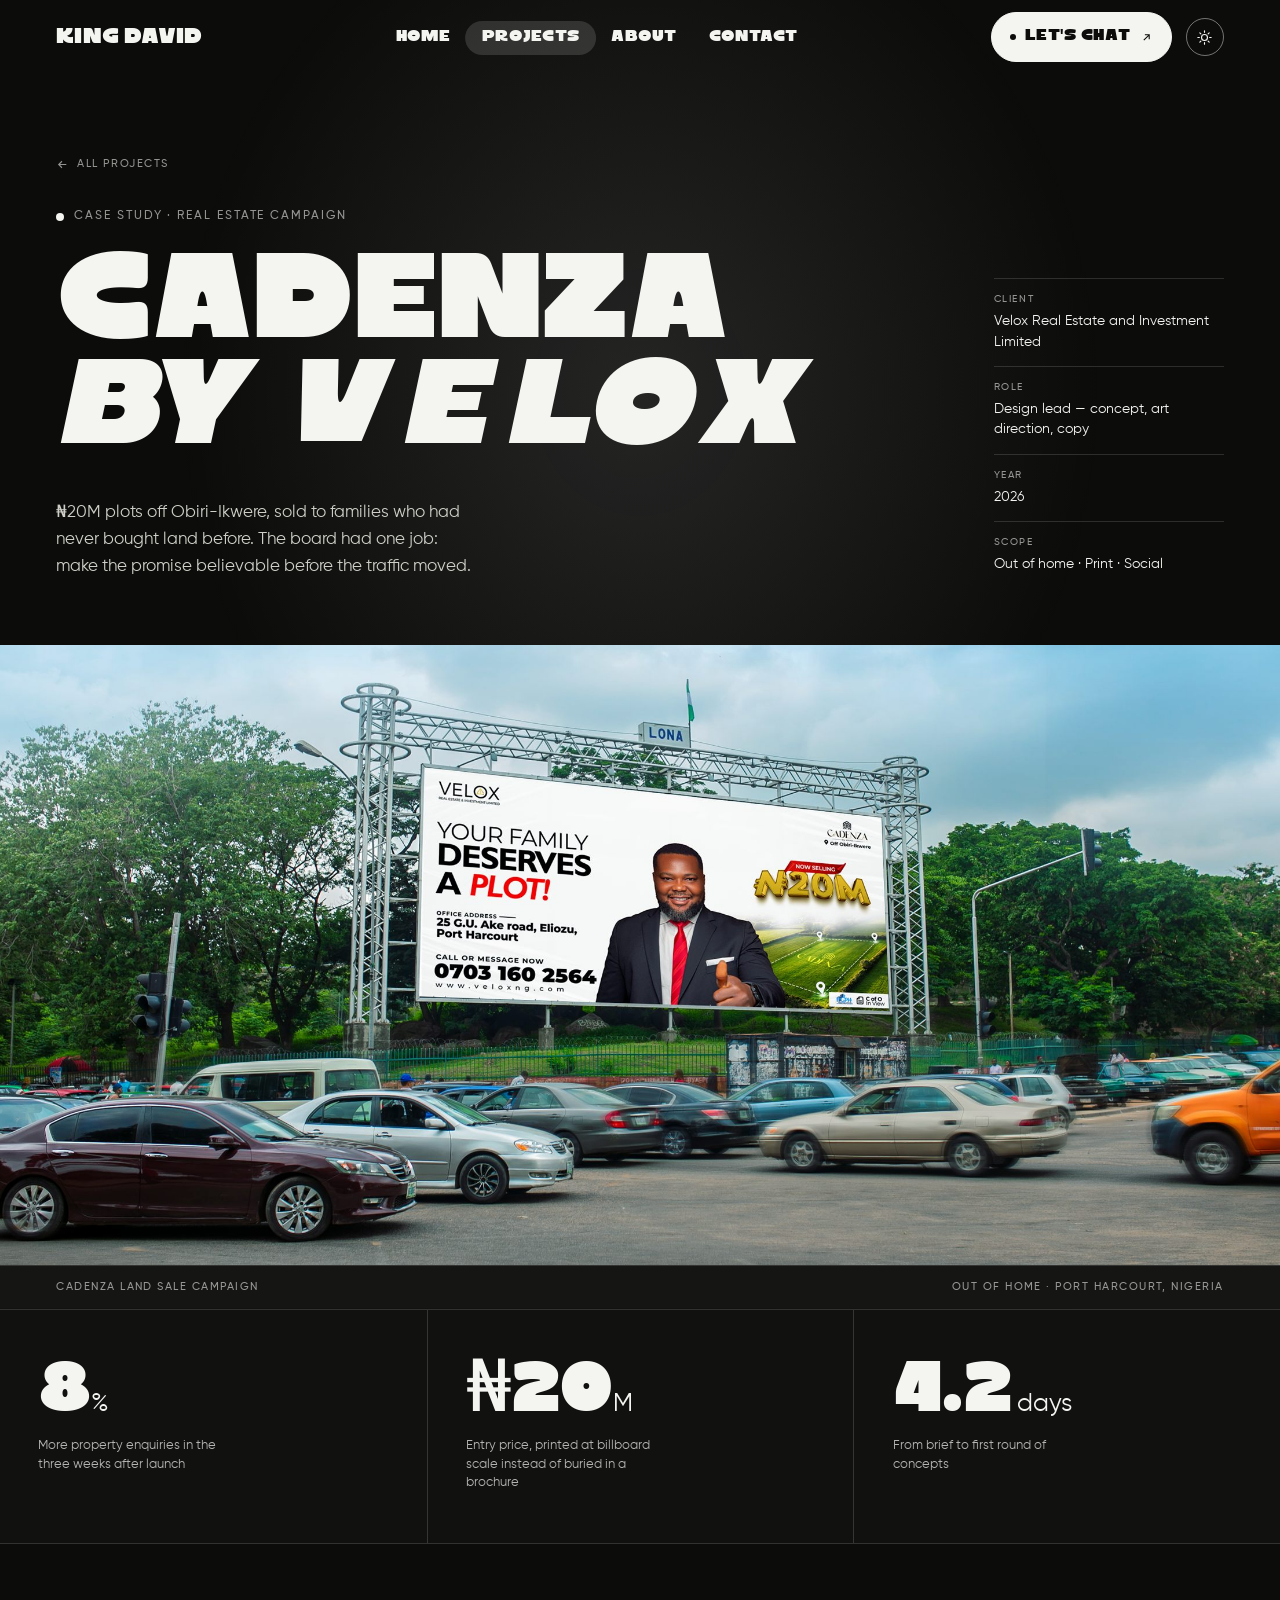
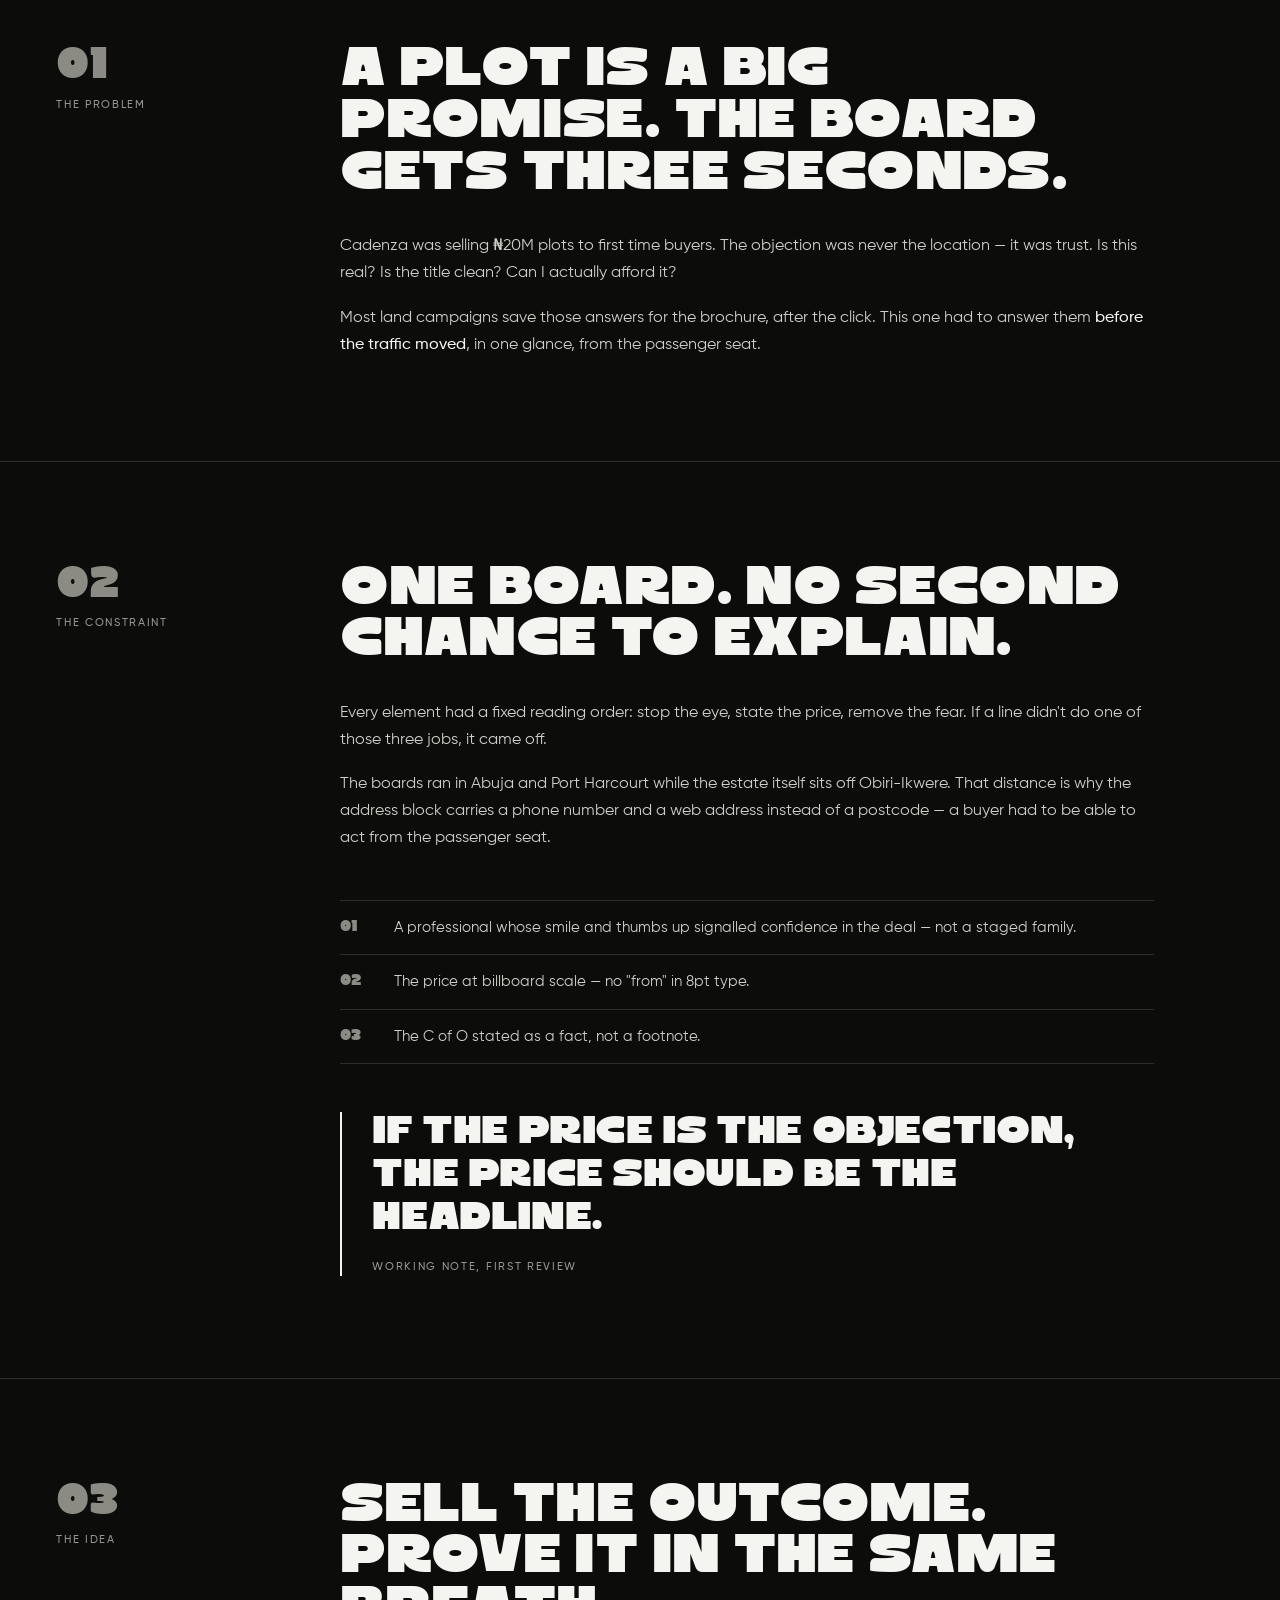
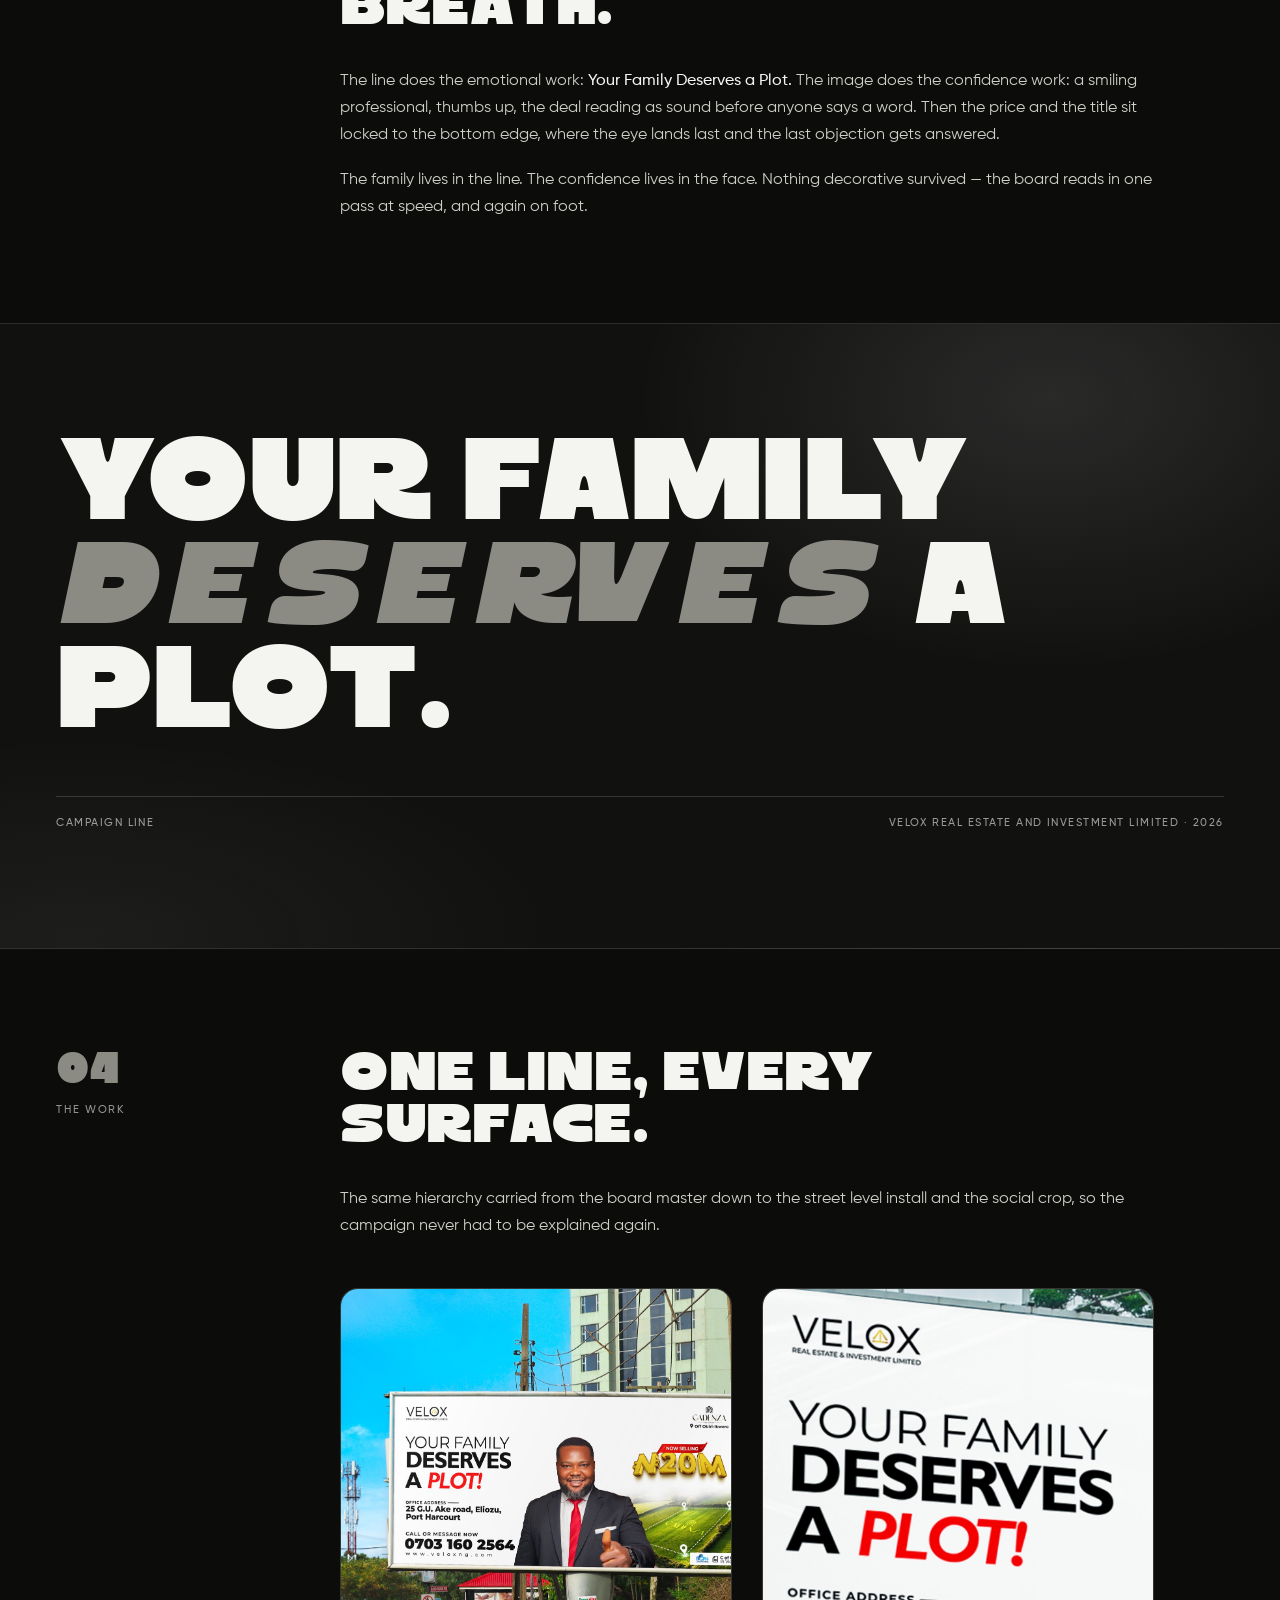
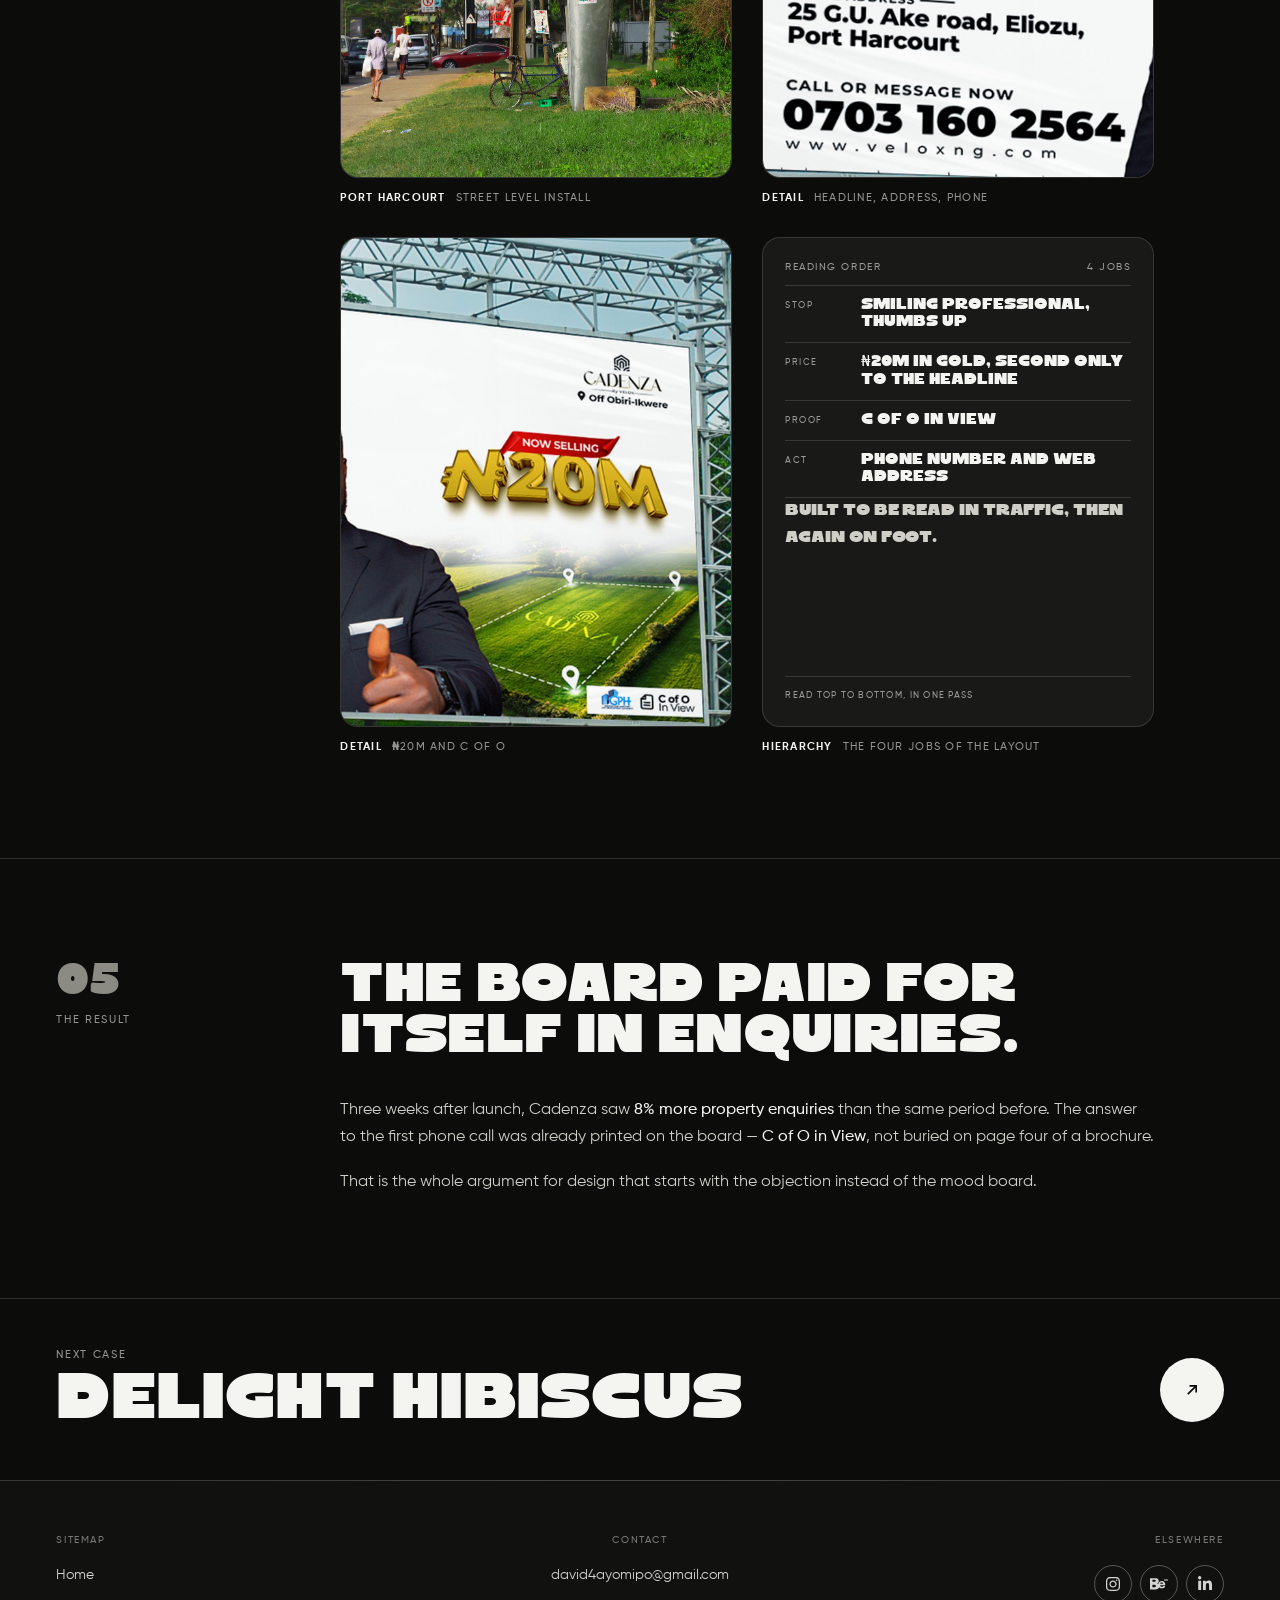
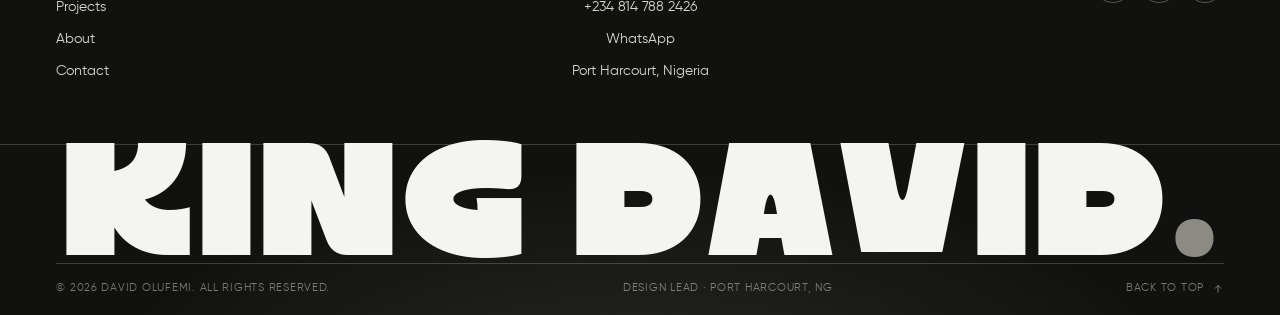
<file: case-cadenza.html>
<!DOCTYPE html>
<html lang="en">
<head>
<meta charset="utf-8">
<meta name="viewport" content="width=device-width, initial-scale=1">
<title>Cadenza by Velox · Case study · David Olufemi</title>
<meta name="description" content="How a ₦20M land sale campaign earned 8% more property enquiries in three weeks: one billboard, three jobs, and a headline that answered the objection before the traffic moved.">
<meta name="theme-color" content="#0c0c0b">
<script>try{if(localStorage.getItem("kd-theme")==="light"){document.documentElement.dataset.theme="light";}}catch(e){}</script>
<link rel="icon" href="assets/favicon.svg" type="image/svg+xml">
<link rel="preload" href="assets/fonts/Flicko-Regular.woff" as="font" type="font/woff" crossorigin>
<link rel="preload" href="assets/fonts/Gilroy-Regular.woff2" as="font" type="font/woff2" crossorigin>
<link rel="preload" href="assets/fonts/Gilroy-Medium.woff2" as="font" type="font/woff2" crossorigin>
<link rel="stylesheet" href="styles.css">
<noscript><style>.preloader{display:none!important}.reveal{opacity:1!important;transform:none!important;filter:none!important}body.is-locked{overflow:auto!important}</style></noscript>
</head>
<body>

<div class="page-veil" aria-hidden="true"></div>

<a class="skip-link" href="#main">Skip to content</a>

<div class="preloader" data-preloader aria-hidden="true">
  <div class="preloader__inner">
    <div class="preloader__word">CASE<span>✳</span></div>
    <div class="preloader__bar"><i data-preload-bar></i></div>
    <div class="preloader__count"><span data-preload-count>0</span>% · loading the good stuff</div>
  </div>
</div>

<div class="cursor" data-cursor aria-hidden="true"></div>

<header class="site-header" data-header>
  <a class="brand" href="index.html" aria-label="King David, home">
    <span class="brand__name">King David</span>
  </a>
  <nav class="nav-desktop" aria-label="Primary">
    <span class="nav-desktop__pill" aria-hidden="true"></span>
    <a href="index.html" data-label="Home"><span>Home</span></a>
    <a href="projects.html" aria-current="page" data-label="Projects"><span>Projects</span></a>
    <a href="about.html" data-label="About"><span>About</span></a>
    <a href="contact.html" data-label="Contact"><span>Contact</span></a>
  </nav>
  <div class="header-right">
    <a class="btn btn-red header-cta" href="contact.html">
      <span class="header-cta__dot" aria-hidden="true"></span>
      <span class="header-cta__label">Let's chat</span>
      <svg viewBox="0 0 24 24" fill="none" stroke="currentColor" stroke-width="2" aria-hidden="true"><path d="M7 17 17 7M9 7h8v8"/></svg>
    </a>
    <button class="theme-toggle" type="button" data-theme-toggle aria-label="Switch to light mode" aria-pressed="false" title="Switch to light mode">
      <svg class="theme-toggle__icon theme-toggle__icon--sun" viewBox="0 0 24 24" fill="none" stroke="currentColor" stroke-width="1.6" stroke-linecap="round" aria-hidden="true">
        <circle cx="12" cy="12" r="4.2"/>
        <path d="M12 2.6v2.1M12 19.3v2.1M2.6 12h2.1M19.3 12h2.1M5.4 5.4l1.5 1.5M17.1 17.1l1.5 1.5M18.6 5.4l-1.5 1.5M6.9 17.1l-1.5 1.5"/>
      </svg>
      <svg class="theme-toggle__icon theme-toggle__icon--moon" viewBox="0 0 24 24" fill="none" stroke="currentColor" stroke-width="1.6" stroke-linecap="round" stroke-linejoin="round" aria-hidden="true">
        <path d="M20.4 14.3A8.4 8.4 0 0 1 9.7 3.6a8.4 8.4 0 1 0 10.7 10.7Z"/>
      </svg>
    </button>
    <button class="menu-toggle" type="button" data-menu-toggle aria-expanded="false" aria-controls="menu" aria-label="Open menu">
      <i aria-hidden="true"></i> <span>Menu</span>
    </button>
  </div>
</header>

<div class="menu" id="menu" data-menu aria-hidden="true">
  <nav class="menu__list" aria-label="Mobile">
    <a href="index.html"><span>01</span>Home</a>
    <a href="projects.html"><span>02</span>Projects</a>
    <a href="about.html"><span>03</span>About</a>
    <a href="contact.html"><span>04</span>Contact</a>
  </nav>
  <div class="menu__foot">
    <div>
      <div style="font-size:11px;letter-spacing:.14em;text-transform:uppercase;margin-bottom:8px;color:rgba(244,241,234,.45)">Say hello</div>
      <a href="mailto:david4ayomipo@gmail.com">david4ayomipo@gmail.com</a><br>
      <a href="tel:+2348147882426">+234 814 788 2426</a><br>
      <a href="https://wa.me/2348147882426" target="_blank" rel="noopener noreferrer">WhatsApp</a>
    </div>
    <div>Available for new projects</div>
  </div>
</div>

<main id="main">

  <article class="case">

    <header class="case-hero">
      <a class="case-back" href="projects.html">
        <svg viewBox="0 0 24 24" fill="none" stroke="currentColor" stroke-width="2" aria-hidden="true"><path d="M19 12H5M11 6l-6 6 6 6"/></svg>
        All projects
      </a>

      <div class="case-hero__grid">
        <div>
          <p class="kicker case-hero__kicker reveal">Case study · Real estate campaign</p>
          <h1 class="case-hero__title">Cadenza<br><em>by Velox</em></h1>
          <p class="case-hero__lede reveal" data-delay="1">
            ₦20M plots off Obiri-Ikwere, sold to families who had never bought land before.
            The board had one job: make the promise believable before the traffic moved.
          </p>
        </div>

        <dl class="case-meta reveal" data-delay="2">
          <div class="case-meta__row">
            <dt>Client</dt>
            <dd>Velox Real Estate and Investment Limited</dd>
          </div>
          <div class="case-meta__row">
            <dt>Role</dt>
            <dd>Design lead — concept, art direction, copy</dd>
          </div>
          <div class="case-meta__row">
            <dt>Year</dt>
            <dd>2026</dd>
          </div>
          <div class="case-meta__row">
            <dt>Scope</dt>
            <dd>Out of home · Print · Social</dd>
          </div>
        </dl>
      </div>

      <figure class="case-hero__media">
        <img src="assets/img/work-cadenza-outdoor.jpg" alt="Cadenza billboard standing over traffic in Port Harcourt, showing a smiling man in a suit giving a thumbs up beside the line Your Family Deserves a Plot and ₦20M" width="2400" height="1071" fetchpriority="high">
        <figcaption class="case-caption">
          <span>Cadenza land sale campaign</span>
          <span>Out of home · Port Harcourt, Nigeria</span>
        </figcaption>
      </figure>
    </header>

    <section class="case-results" aria-label="Results at a glance">
      <div class="case-result reveal">
        <b>8<em>%</em></b>
        <span>More property enquiries in the three weeks after launch</span>
      </div>
      <div class="case-result reveal" data-delay="1">
        <b>₦20<em>M</em></b>
        <span>Entry price, printed at billboard scale instead of buried in a brochure</span>
      </div>
      <div class="case-result reveal" data-delay="2">
        <b>4.2<em> days</em></b>
        <span>From brief to first round of concepts</span>
      </div>
    </section>

    <section class="case-section" aria-labelledby="case-problem">
      <div class="case-rail">
        <div class="case-rail__inner">
          <span class="case-rail__num">01</span>
          <span class="case-rail__label">The problem</span>
        </div>
      </div>
      <div class="case-body reveal">
        <h2 id="case-problem">A plot is a big promise. The board gets three seconds.</h2>
        <p>
          Cadenza was selling ₦20M plots to first time buyers. The objection was never the
          location — it was trust. Is this real? Is the title clean? Can I actually afford it?
        </p>
        <p>
          Most land campaigns save those answers for the brochure, after the click. This one
          had to answer them <strong>before the traffic moved</strong>, in one glance, from the
          passenger seat.
        </p>
      </div>
    </section>

    <section class="case-section" aria-labelledby="case-constraint">
      <div class="case-rail">
        <div class="case-rail__inner">
          <span class="case-rail__num">02</span>
          <span class="case-rail__label">The constraint</span>
        </div>
      </div>
      <div class="case-body reveal">
        <h2 id="case-constraint">One board. No second chance to explain.</h2>
        <p>
          Every element had a fixed reading order: stop the eye, state the price, remove the
          fear. If a line didn't do one of those three jobs, it came off.
        </p>
        <p>
          The boards ran in Abuja and Port Harcourt while the estate itself sits off
          Obiri-Ikwere. That distance is why the address block carries a phone number and a
          web address instead of a postcode — a buyer had to be able to act from the
          passenger seat.
        </p>
        <ol class="case-points">
          <li><b>01</b><span>A professional whose smile and thumbs up signalled confidence in the deal — not a staged family.</span></li>
          <li><b>02</b><span>The price at billboard scale — no "from" in 8pt type.</span></li>
          <li><b>03</b><span>The C of O stated as a fact, not a footnote.</span></li>
        </ol>
        <blockquote class="case-quote">
          <p>If the price is the objection, the price should be the headline.</p>
          <cite>Working note, first review</cite>
        </blockquote>
      </div>
    </section>

    <section class="case-section" aria-labelledby="case-idea">
      <div class="case-rail">
        <div class="case-rail__inner">
          <span class="case-rail__num">03</span>
          <span class="case-rail__label">The idea</span>
        </div>
      </div>
      <div class="case-body reveal">
        <h2 id="case-idea">Sell the outcome. Prove it in the same breath.</h2>
        <p>
          The line does the emotional work: <strong>Your Family Deserves a Plot.</strong> The
          image does the confidence work: a smiling professional, thumbs up, the deal reading
          as sound before anyone says a word. Then the price and the title sit locked to the
          bottom edge, where the eye lands last and the last objection gets answered.
        </p>
        <p>
          The family lives in the line. The confidence lives in the face. Nothing decorative
          survived — the board reads in one pass at speed, and again on foot.
        </p>
      </div>
    </section>

    <section class="case-band" aria-label="Campaign line">
      <p class="case-band__line">Your Family <em>Deserves</em> a Plot.</p>
      <div class="case-band__note">
        <span>Campaign line</span>
        <span>Velox Real Estate and Investment Limited · 2026</span>
      </div>
    </section>

    <section class="case-section" aria-labelledby="case-work">
      <div class="case-rail">
        <div class="case-rail__inner">
          <span class="case-rail__num">04</span>
          <span class="case-rail__label">The work</span>
        </div>
      </div>
      <div class="case-body reveal">
        <h2 id="case-work">One line, every surface.</h2>
        <p>
          The same hierarchy carried from the board master down to the street level install
          and the social crop, so the campaign never had to be explained again.
        </p>

        <div class="case-gallery">
          <figure class="case-figure">
            <img src="assets/img/work-cadenza-billboard.jpg" alt="Cadenza billboard installed at street level in Port Harcourt, above a roadside" width="1200" height="1500" loading="lazy">
            <figcaption><b>Port Harcourt</b> Street level install</figcaption>
          </figure>

          <figure class="case-figure">
            <img src="assets/img/work-cadenza-detail.jpg" alt="Close detail of the Cadenza board: Your Family Deserves a Plot, the office address and the phone number" width="1200" height="1500" loading="lazy">
            <figcaption><b>Detail</b> Headline, address, phone</figcaption>
          </figure>

          <figure class="case-figure">
            <img src="assets/img/work-cadenza-price.jpg" alt="Close detail of the Cadenza board: Now Selling ₦20M, the marked plot map and the C of O in View mark" width="1200" height="1500" loading="lazy">
            <figcaption><b>Detail</b> ₦20M and C of O</figcaption>
          </figure>

          <figure class="case-figure">
            <div class="case-spec" role="img" aria-label="Layout hierarchy: stop, price, proof, act">
              <div class="case-spec__head"><span>Reading order</span><span>4 jobs</span></div>
              <div class="case-spec__row">
                <span class="case-spec__k">Stop</span>
                <span class="case-spec__v">Smiling professional, thumbs up</span>
              </div>
              <div class="case-spec__row">
                <span class="case-spec__k">Price</span>
                <span class="case-spec__v">₦20M in gold, second only to the headline</span>
              </div>
              <div class="case-spec__row">
                <span class="case-spec__k">Proof</span>
                <span class="case-spec__v">C of O in View</span>
              </div>
              <div class="case-spec__row">
                <span class="case-spec__k">Act</span>
                <span class="case-spec__v">Phone number and web address</span>
              </div>
              <p class="case-spec__note">Built to be read in traffic, then again on foot.</p>
              <div class="case-spec__foot">Read top to bottom, in one pass</div>
            </div>
            <figcaption><b>Hierarchy</b> The four jobs of the layout</figcaption>
          </figure>
        </div>
      </div>
    </section>

    <section class="case-section" aria-labelledby="case-result">
      <div class="case-rail">
        <div class="case-rail__inner">
          <span class="case-rail__num">05</span>
          <span class="case-rail__label">The result</span>
        </div>
      </div>
      <div class="case-body reveal">
        <h2 id="case-result">The board paid for itself in enquiries.</h2>
        <p>
          Three weeks after launch, Cadenza saw <strong>8% more property enquiries</strong> than
          the same period before. The answer to the first phone call was already printed on the
          board — <strong>C of O in View</strong>, not buried on page four of a brochure.
        </p>
        <p>
          That is the whole argument for design that starts with the objection instead of the
          mood board.
        </p>

        <!-- Client testimonial withheld until a real quote is supplied.
        <blockquote class="case-quote">
          <p>David took a messy brief and came back with a campaign the whole team could stand behind.</p>
          <cite>Client name · Role, Velox Real Estate and Investment Limited</cite>
        </blockquote>
        -->
      </div>
    </section>

    <a class="case-next" href="case-delight.html">
      <span>
        <span class="case-next__label">Next case</span>
        <span class="case-next__title">Delight Hibiscus</span>
      </span>
      <span class="case-next__arrow" aria-hidden="true">
        <svg viewBox="0 0 24 24" fill="none" stroke="currentColor" stroke-width="2"><path d="M7 17 17 7M9 7h8v8"/></svg>
      </span>
    </a>

  </article>

</main>

<footer class="site-footer">
  <div class="footer__cols">
      <div class="footer__col">
        <h3>Sitemap</h3>
        <a href="index.html">Home</a>
        <a href="projects.html">Projects</a>
        <a href="about.html">About</a>
        <a href="contact.html">Contact</a>
      </div>
      <div class="footer__col">
        <h3>Contact</h3>
        <a href="mailto:david4ayomipo@gmail.com">david4ayomipo@gmail.com</a>
        <a href="tel:+2348147882426">+234 814 788 2426</a>
        <a href="https://wa.me/2348147882426" target="_blank" rel="noopener noreferrer">WhatsApp</a>
        <p>Port Harcourt, Nigeria</p>
      </div>
      <div class="footer__col">
        <h3>Elsewhere</h3>
        <div class="footer__socials">
          <a class="footer__social" href="https://www.instagram.com/king_david_olufemi/" target="_blank" rel="noopener noreferrer" aria-label="Instagram">
            <svg viewBox="0 0 448 512" fill="currentColor" aria-hidden="true"><path d="M224.1 141c-63.6 0-114.9 51.3-114.9 114.9s51.3 114.9 114.9 114.9S339 319.5 339 255.9 287.7 141 224.1 141zm0 189.6c-41.1 0-74.7-33.5-74.7-74.7s33.5-74.7 74.7-74.7 74.7 33.5 74.7 74.7-33.6 74.7-74.7 74.7zm146.4-194.3c0 14.9-12 26.8-26.8 26.8-14.9 0-26.8-12-26.8-26.8s12-26.8 26.8-26.8 26.8 12 26.8 26.8zm76.1 27.2c-1.7-35.9-9.9-67.7-36.2-93.9-26.2-26.2-58-34.4-93.9-36.2-37-2.1-147.9-2.1-184.9 0-35.8 1.7-67.6 9.9-93.9 36.1s-34.4 58-36.2 93.9c-2.1 37-2.1 147.9 0 184.9 1.7 35.9 9.9 67.7 36.2 93.9s58 34.4 93.9 36.2c37 2.1 147.9 2.1 184.9 0 35.9-1.7 67.7-9.9 93.9-36.2 26.2-26.2 34.4-58 36.2-93.9 2.1-37 2.1-147.8 0-184.8zM398.8 388c-7.8 19.6-22.9 34.7-42.6 42.6-29.5 11.7-99.5 9-132.1 9s-102.7 2.6-132.1-9c-19.6-7.8-34.7-22.9-42.6-42.6-11.7-29.5-9-99.5-9-132.1s-2.6-102.7 9-132.1c7.8-19.6 22.9-34.7 42.6-42.6 29.5-11.7 99.5-9 132.1-9s102.7-2.6 132.1 9c19.6 7.8 34.7 22.9 42.6 42.6 11.7 29.5 9 99.5 9 132.1s2.7 102.7-9 132.1z"/></svg>
          </a>
          <a class="footer__social footer__social--behance" href="https://www.behance.net/davidolufemi1" target="_blank" rel="noopener noreferrer" aria-label="Behance">
            <svg viewBox="0 0 576 512" fill="currentColor" aria-hidden="true"><path d="M232 237.2c31.8-15.2 48.4-38.2 48.4-74 0-70.6-52.6-87.8-113.3-87.8H0v354.4h171.8c64.4 0 124.9-30.9 124.9-102.9 0-44.5-21.1-77.4-64.7-89.7zM77 120.7h55.2c29.8 0 54.2 4.9 54.2 31.9 0 26.8-20.5 34.4-45.5 34.4H77v-66.3zm0 238.3v-76.9h60.8c31.7 0 50.2 8.9 50.2 38.5 0 30.6-22.5 38.4-50.2 38.4H77zm303.7-199.6c-67.9 0-116.7 49.5-116.7 118 0 69.7 46.4 117.2 120.4 117.2 55 0 92.1-26.2 104.6-77.8h-61.9c-5.6 18.8-25.8 26.8-44.9 26.8-36.8 0-54.9-20.2-54.9-51h163.3c3-74.9-40.9-133.2-109.9-133.2zm-53.3 91.9c0-25.9 17.7-42.9 45.2-42.9 28.3 0 43.2 15.7 43.2 42.9h-88.4zM448 112h128v32H448z"/></svg>
          </a>
          <a class="footer__social" href="https://www.linkedin.com/in/king-david-olufemi/" target="_blank" rel="noopener noreferrer" aria-label="LinkedIn">
            <svg viewBox="0 0 448 512" fill="currentColor" aria-hidden="true"><path d="M100.28 448H7.4V148.9h92.88zM53.79 108.1C24.09 108.1 0 83.5 0 53.8a53.79 53.79 0 0 1 107.58 0c0 29.7-24.1 54.3-53.79 54.3zM447.9 448h-92.68V302.4c0-34.7-.7-79.2-48.29-79.2-48.29 0-55.69 37.7-55.69 76.7V448h-92.78V148.9h89.08v40.8h1.3c12.4-23.5 42.69-48.3 87.88-48.3 94 0 111.28 61.9 111.28 142.3V448z"/></svg>
          </a>
        </div>
      </div>
  </div>
  <div class="footer__baseline">
    <span class="footer__word">King <br class="footer__word-br">David<span>.</span></span>
  </div>
  <div class="footer__bottom">
    <span>© <span data-year>2026</span> David Olufemi. All rights reserved.</span>
    <span>Design lead · Port Harcourt, NG</span>
    <a class="footer__top-link" href="#main">
      Back to top
      <svg viewBox="0 0 24 24" fill="none" stroke="currentColor" stroke-width="2" aria-hidden="true"><path d="M12 19V5M6 11l6-6 6 6"/></svg>
    </a>
  </div>
</footer>

<script src="script.js" defer></script>
</body>
</html>
</file>
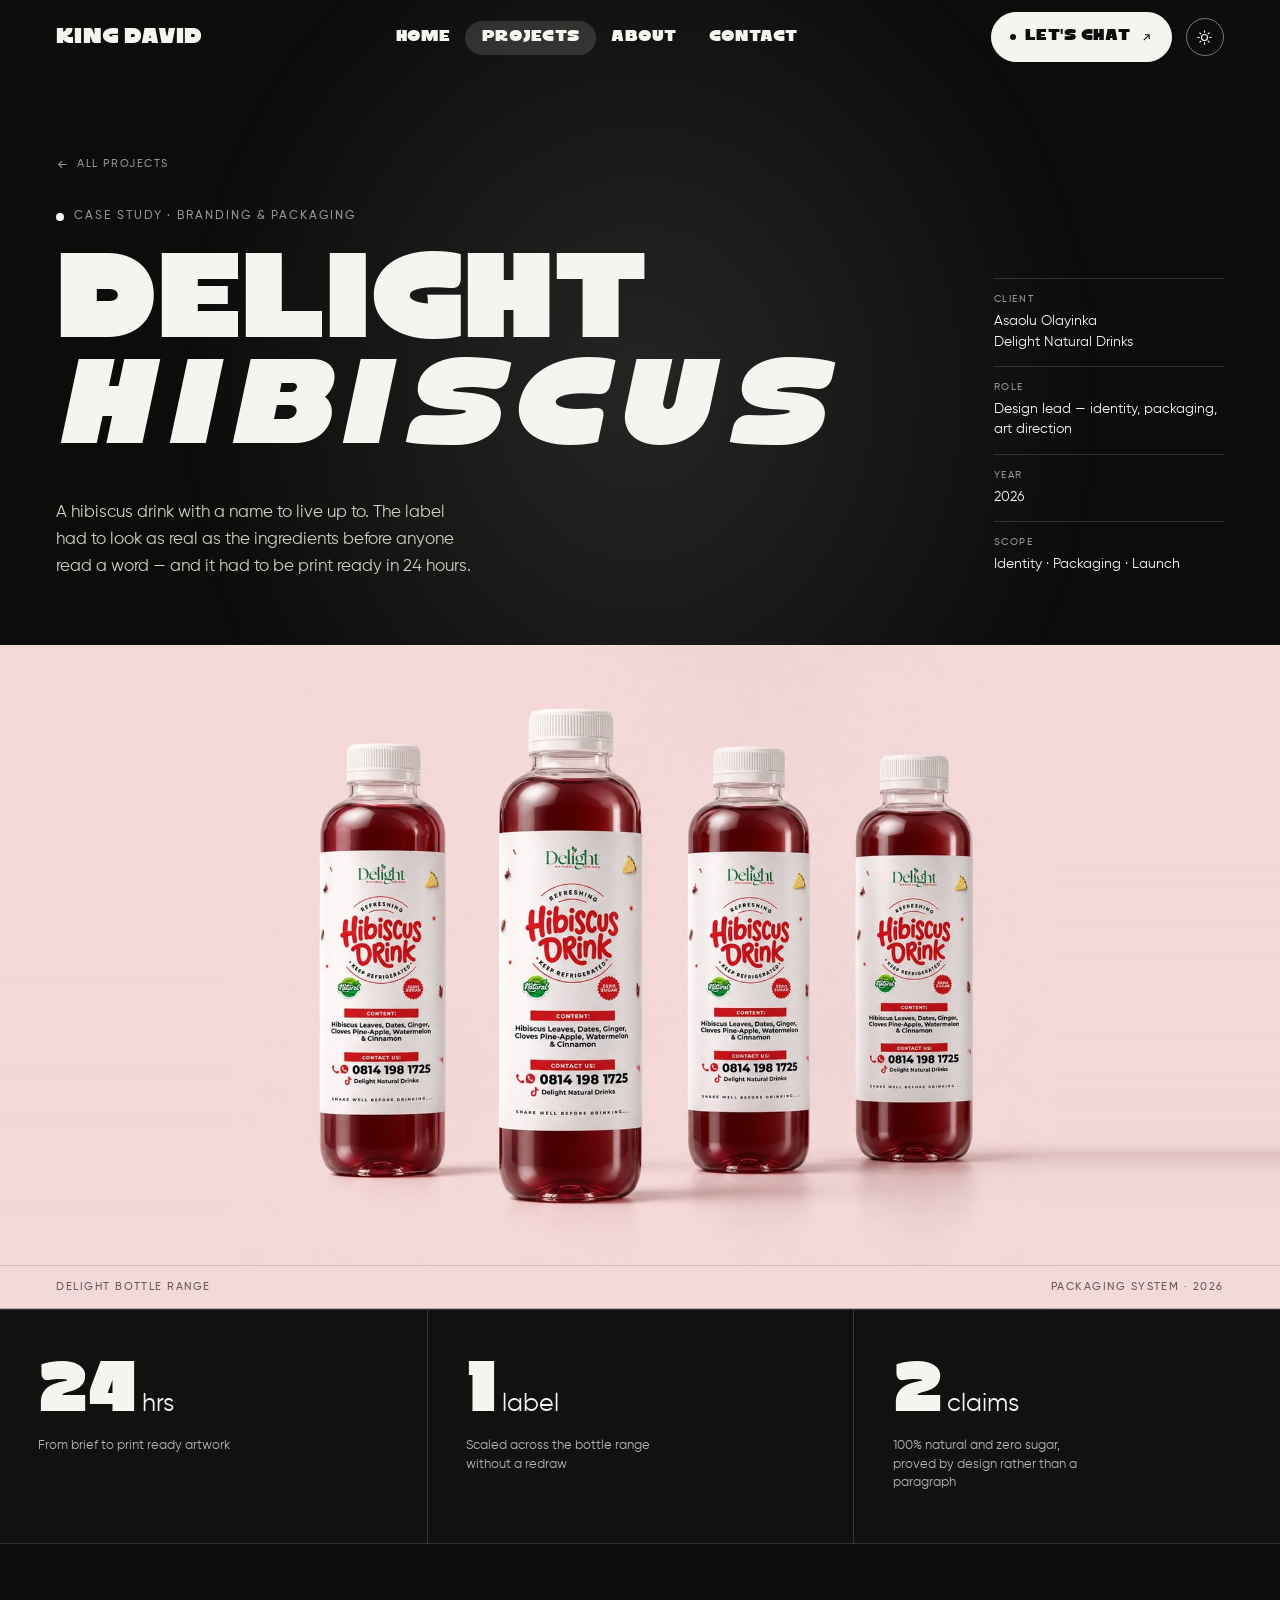
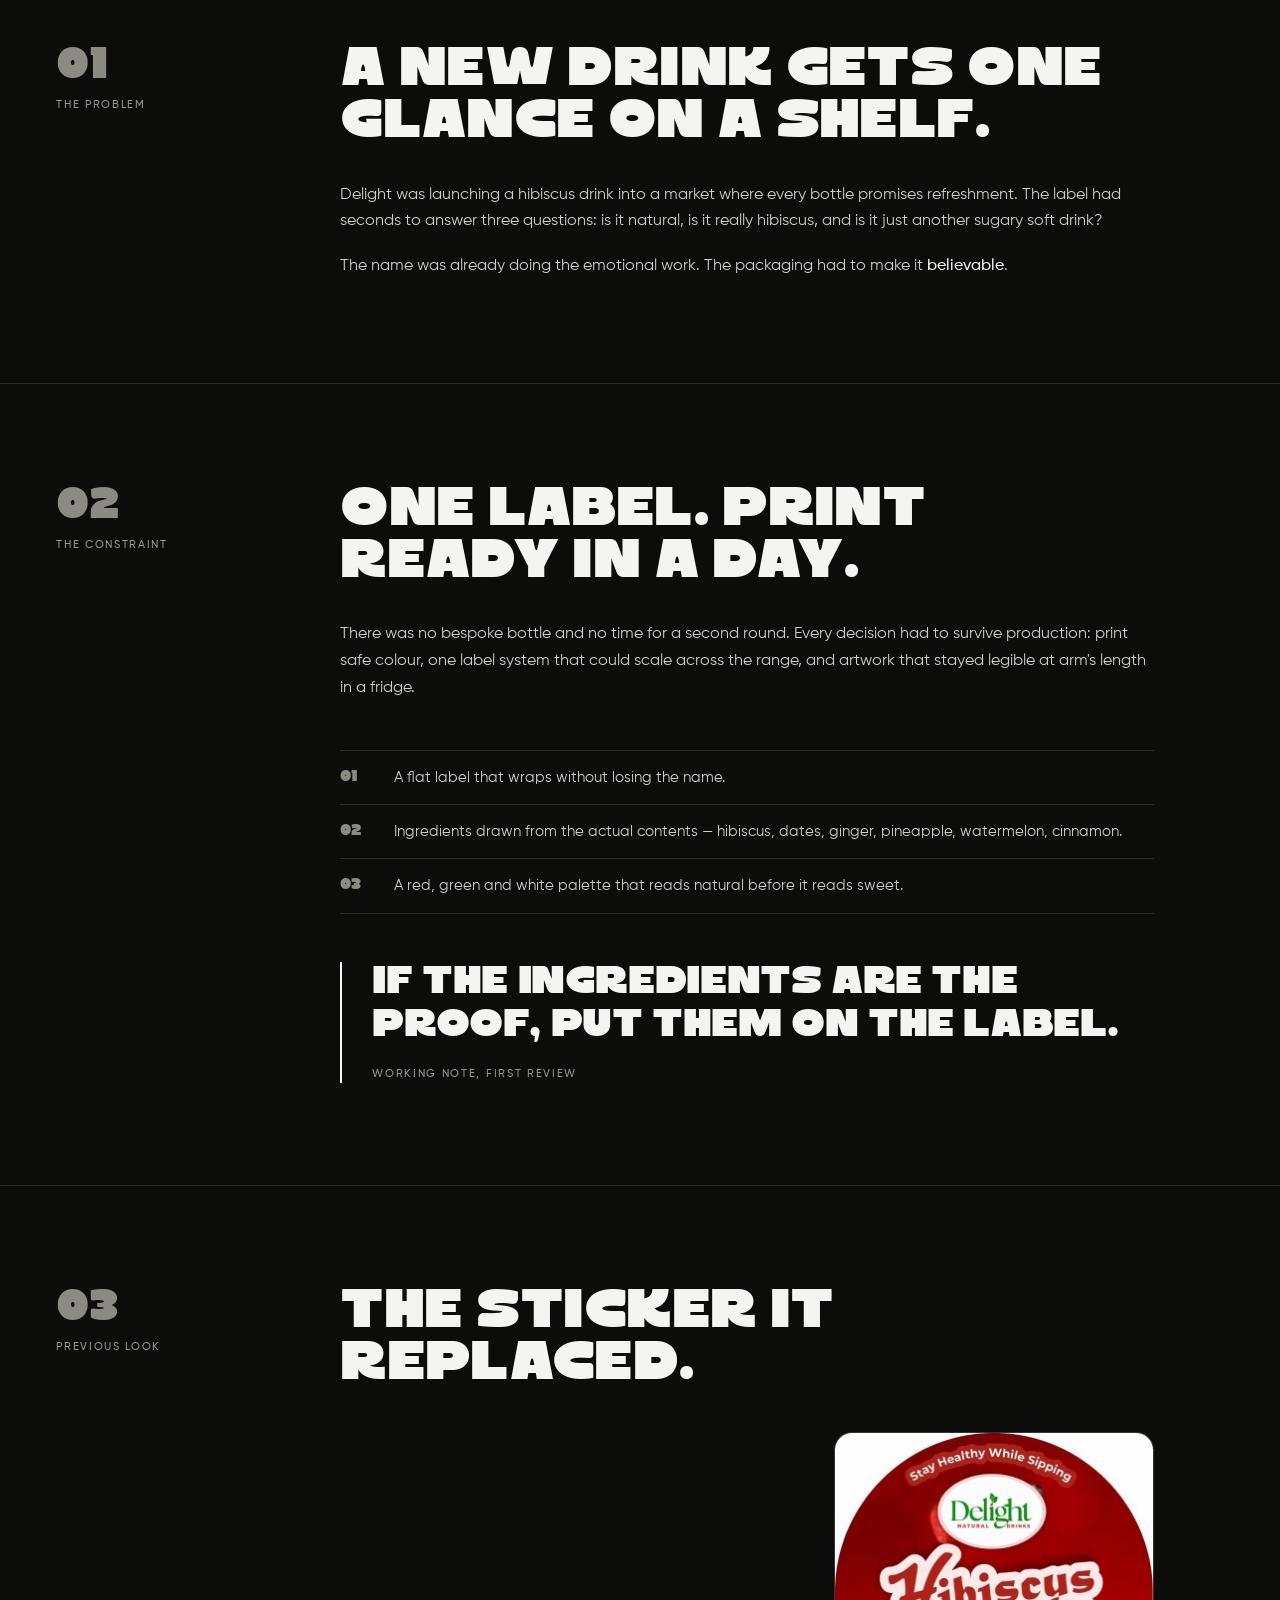
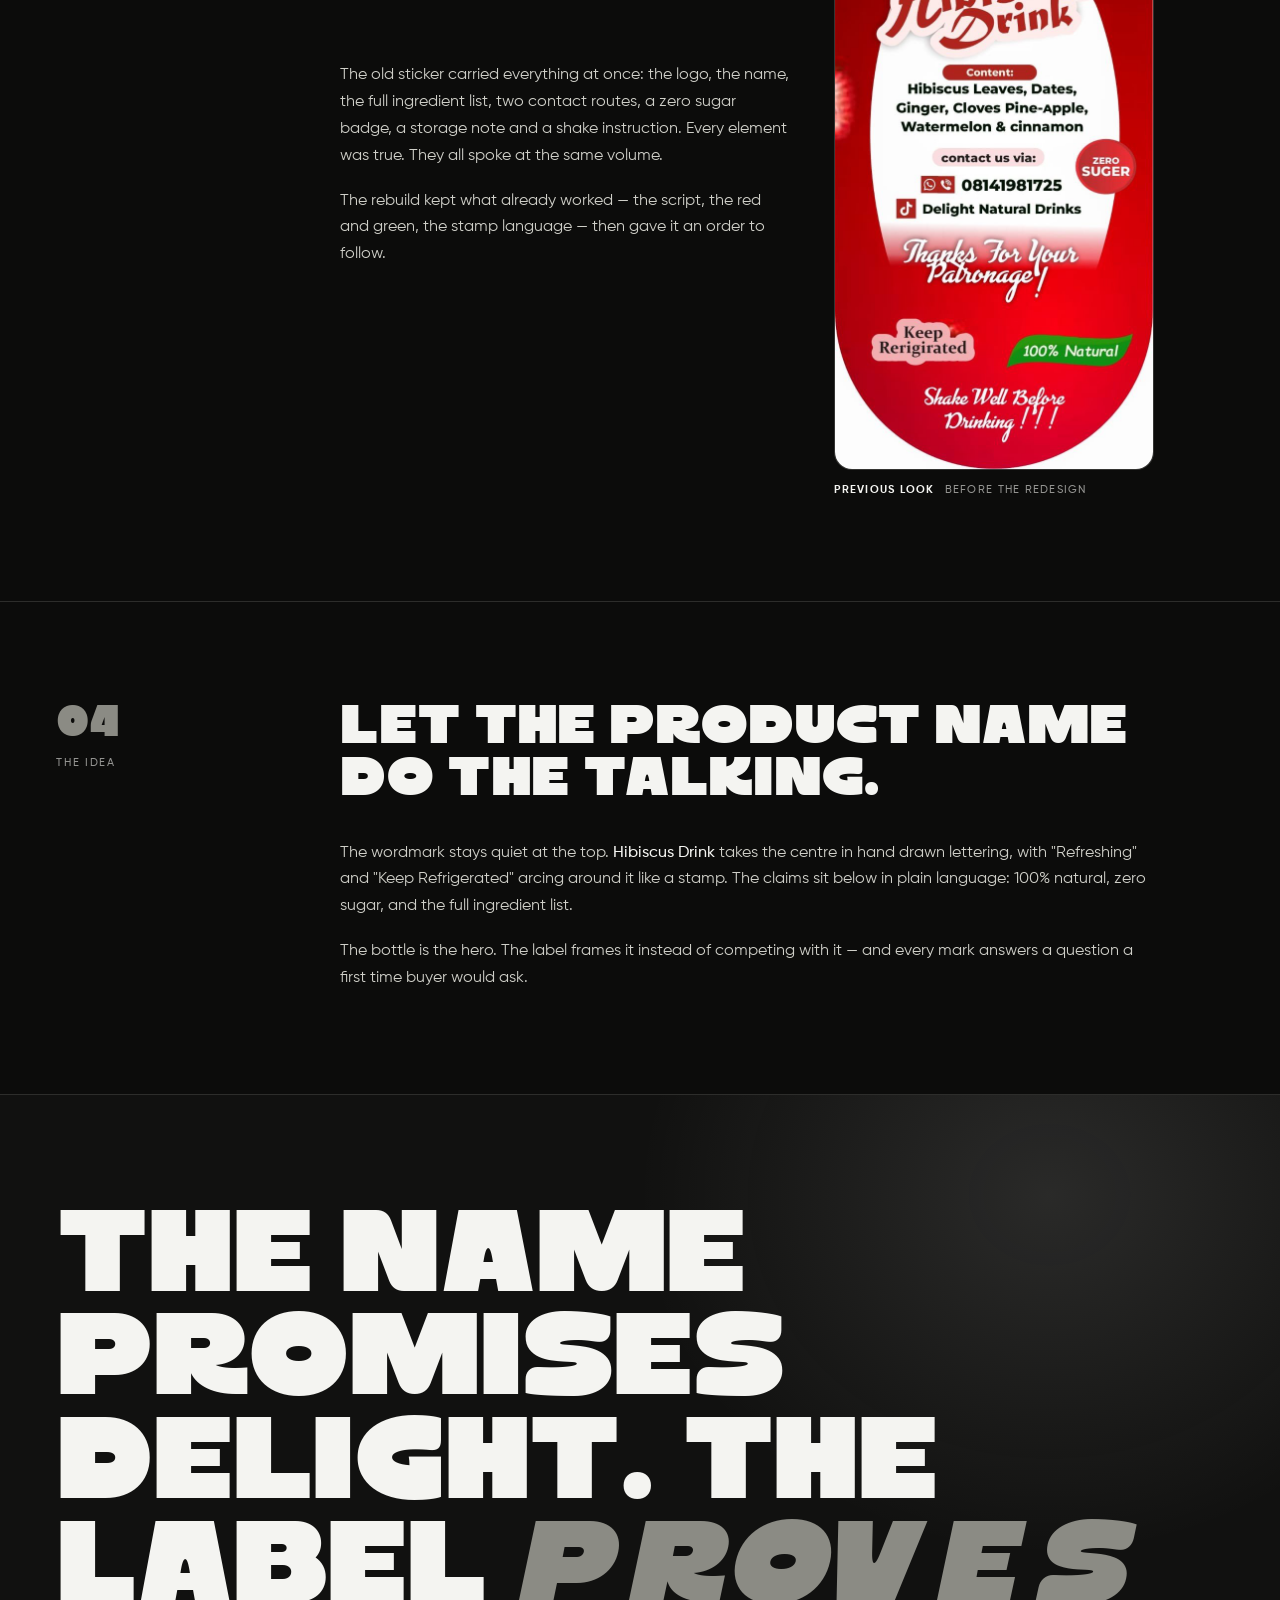
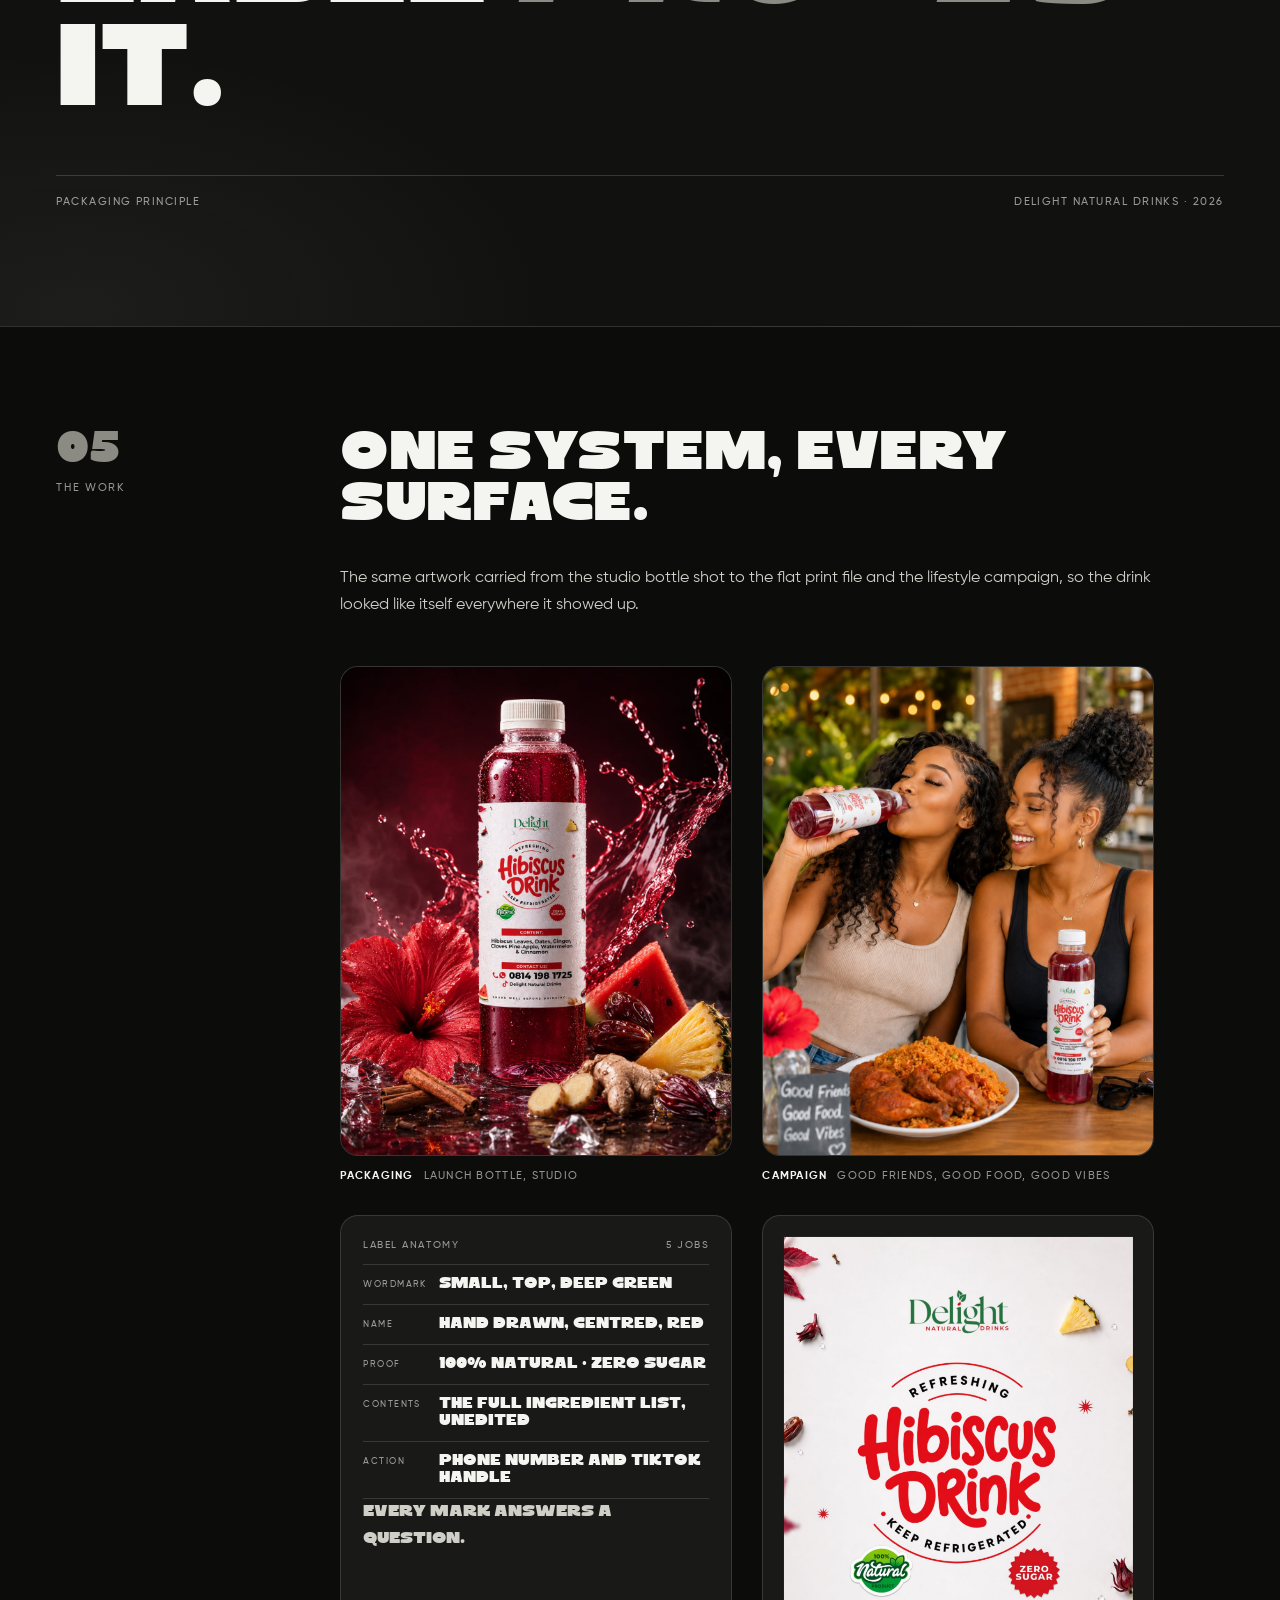
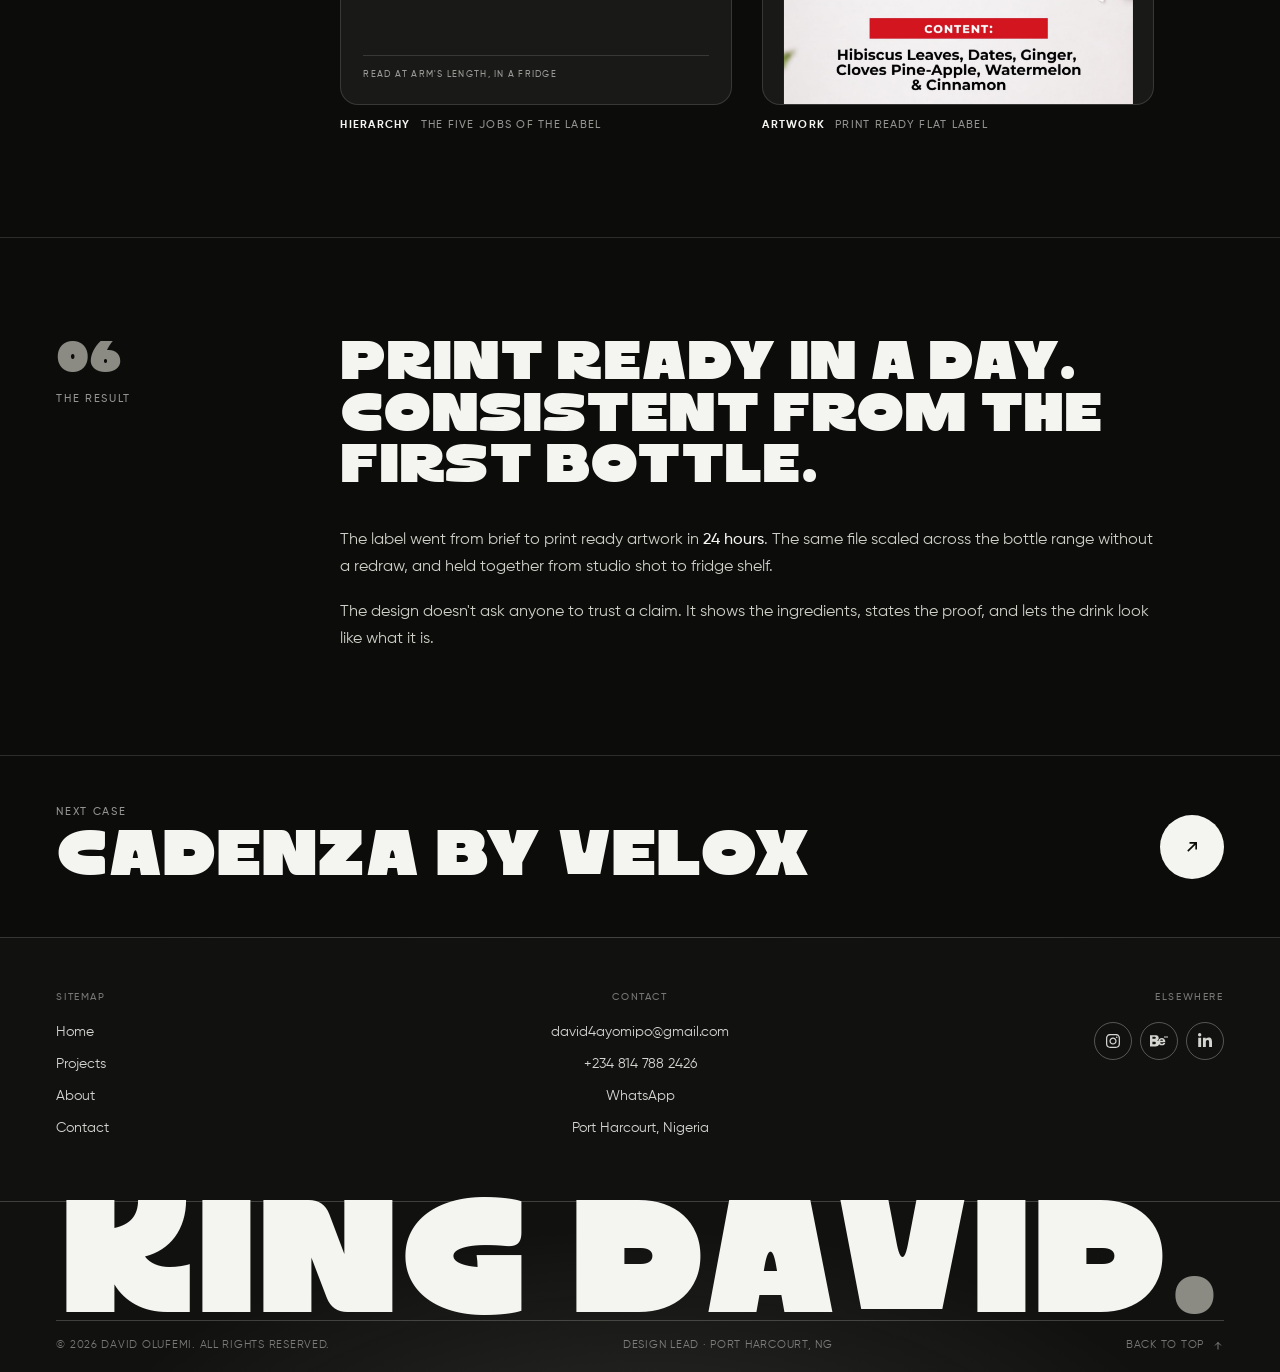
<file: case-delight.html>
<!DOCTYPE html>
<html lang="en">
<head>
<meta charset="utf-8">
<meta name="viewport" content="width=device-width, initial-scale=1">
<title>Delight Hibiscus · Case study · David Olufemi</title>
<meta name="description" content="How a hibiscus drink got a label that looks as natural as its ingredients — print ready in 24 hours and scaled across the bottle range.">
<meta name="theme-color" content="#0c0c0b">
<script>try{if(localStorage.getItem("kd-theme")==="light"){document.documentElement.dataset.theme="light";}}catch(e){}</script>
<link rel="icon" href="assets/favicon.svg" type="image/svg+xml">
<link rel="preload" href="assets/fonts/Flicko-Regular.woff" as="font" type="font/woff" crossorigin>
<link rel="preload" href="assets/fonts/Gilroy-Regular.woff2" as="font" type="font/woff2" crossorigin>
<link rel="preload" href="assets/fonts/Gilroy-Medium.woff2" as="font" type="font/woff2" crossorigin>
<link rel="stylesheet" href="styles.css">
<noscript><style>.preloader{display:none!important}.reveal{opacity:1!important;transform:none!important;filter:none!important}body.is-locked{overflow:auto!important}</style></noscript>
</head>
<body>

<div class="page-veil" aria-hidden="true"></div>

<a class="skip-link" href="#main">Skip to content</a>

<div class="preloader" data-preloader aria-hidden="true">
  <div class="preloader__inner">
    <div class="preloader__word">CASE<span>✳</span></div>
    <div class="preloader__bar"><i data-preload-bar></i></div>
    <div class="preloader__count"><span data-preload-count>0</span>% · loading the good stuff</div>
  </div>
</div>

<div class="cursor" data-cursor aria-hidden="true"></div>

<header class="site-header" data-header>
  <a class="brand" href="index.html" aria-label="King David, home">
    <span class="brand__name">King David</span>
  </a>
  <nav class="nav-desktop" aria-label="Primary">
    <span class="nav-desktop__pill" aria-hidden="true"></span>
    <a href="index.html" data-label="Home"><span>Home</span></a>
    <a href="projects.html" aria-current="page" data-label="Projects"><span>Projects</span></a>
    <a href="about.html" data-label="About"><span>About</span></a>
    <a href="contact.html" data-label="Contact"><span>Contact</span></a>
  </nav>
  <div class="header-right">
    <a class="btn btn-red header-cta" href="contact.html">
      <span class="header-cta__dot" aria-hidden="true"></span>
      <span class="header-cta__label">Let's chat</span>
      <svg viewBox="0 0 24 24" fill="none" stroke="currentColor" stroke-width="2" aria-hidden="true"><path d="M7 17 17 7M9 7h8v8"/></svg>
    </a>
    <button class="theme-toggle" type="button" data-theme-toggle aria-label="Switch to light mode" aria-pressed="false" title="Switch to light mode">
      <svg class="theme-toggle__icon theme-toggle__icon--sun" viewBox="0 0 24 24" fill="none" stroke="currentColor" stroke-width="1.6" stroke-linecap="round" aria-hidden="true">
        <circle cx="12" cy="12" r="4.2"/>
        <path d="M12 2.6v2.1M12 19.3v2.1M2.6 12h2.1M19.3 12h2.1M5.4 5.4l1.5 1.5M17.1 17.1l1.5 1.5M18.6 5.4l-1.5 1.5M6.9 17.1l-1.5 1.5"/>
      </svg>
      <svg class="theme-toggle__icon theme-toggle__icon--moon" viewBox="0 0 24 24" fill="none" stroke="currentColor" stroke-width="1.6" stroke-linecap="round" stroke-linejoin="round" aria-hidden="true">
        <path d="M20.4 14.3A8.4 8.4 0 0 1 9.7 3.6a8.4 8.4 0 1 0 10.7 10.7Z"/>
      </svg>
    </button>
    <button class="menu-toggle" type="button" data-menu-toggle aria-expanded="false" aria-controls="menu" aria-label="Open menu">
      <i aria-hidden="true"></i> <span>Menu</span>
    </button>
  </div>
</header>

<div class="menu" id="menu" data-menu aria-hidden="true">
  <nav class="menu__list" aria-label="Mobile">
    <a href="index.html"><span>01</span>Home</a>
    <a href="projects.html"><span>02</span>Projects</a>
    <a href="about.html"><span>03</span>About</a>
    <a href="contact.html"><span>04</span>Contact</a>
  </nav>
  <div class="menu__foot">
    <div>
      <div style="font-size:11px;letter-spacing:.14em;text-transform:uppercase;margin-bottom:8px;color:rgba(244,241,234,.45)">Say hello</div>
      <a href="mailto:david4ayomipo@gmail.com">david4ayomipo@gmail.com</a><br>
      <a href="tel:+2348147882426">+234 814 788 2426</a><br>
      <a href="https://wa.me/2348147882426" target="_blank" rel="noopener noreferrer">WhatsApp</a>
    </div>
    <div>Available for new projects</div>
  </div>
</div>

<main id="main">

  <article class="case">

    <header class="case-hero">
      <a class="case-back" href="projects.html">
        <svg viewBox="0 0 24 24" fill="none" stroke="currentColor" stroke-width="2" aria-hidden="true"><path d="M19 12H5M11 6l-6 6 6 6"/></svg>
        All projects
      </a>

      <div class="case-hero__grid">
        <div>
          <p class="kicker case-hero__kicker reveal">Case study · Branding &amp; packaging</p>
          <h1 class="case-hero__title">Delight<br><em>Hibiscus</em></h1>
          <p class="case-hero__lede reveal" data-delay="1">
            A hibiscus drink with a name to live up to. The label had to look as real as the
            ingredients before anyone read a word — and it had to be print ready in 24 hours.
          </p>
        </div>

        <dl class="case-meta reveal" data-delay="2">
          <div class="case-meta__row">
            <dt>Client</dt>
            <dd>Asaolu Olayinka<br>Delight Natural Drinks</dd>
          </div>
          <div class="case-meta__row">
            <dt>Role</dt>
            <dd>Design lead — identity, packaging, art direction</dd>
          </div>
          <div class="case-meta__row">
            <dt>Year</dt>
            <dd>2026</dd>
          </div>
          <div class="case-meta__row">
            <dt>Scope</dt>
            <dd>Identity · Packaging · Launch</dd>
          </div>
        </dl>
      </div>

      <figure class="case-hero__media case-hero__media--pad">
        <img src="assets/img/work-delight-range-wide.jpg" alt="Four Delight hibiscus drink bottles from the launch range on a pink background" width="2400" height="1034" fetchpriority="high">
        <figcaption class="case-caption">
          <span>Delight bottle range</span>
          <span>Packaging system · 2026</span>
        </figcaption>
      </figure>
    </header>

    <section class="case-results" aria-label="Results at a glance">
      <div class="case-result reveal">
        <b>24<em> hrs</em></b>
        <span>From brief to print ready artwork</span>
      </div>
      <div class="case-result reveal" data-delay="1">
        <b>1<em> label</em></b>
        <span>Scaled across the bottle range without a redraw</span>
      </div>
      <div class="case-result reveal" data-delay="2">
        <b>2<em> claims</em></b>
        <span>100% natural and zero sugar, proved by design rather than a paragraph</span>
      </div>
    </section>

    <section class="case-section" aria-labelledby="case-problem">
      <div class="case-rail">
        <div class="case-rail__inner">
          <span class="case-rail__num">01</span>
          <span class="case-rail__label">The problem</span>
        </div>
      </div>
      <div class="case-body reveal">
        <h2 id="case-problem">A new drink gets one glance on a shelf.</h2>
        <p>
          Delight was launching a hibiscus drink into a market where every bottle promises
          refreshment. The label had seconds to answer three questions: is it natural, is it
          really hibiscus, and is it just another sugary soft drink?
        </p>
        <p>
          The name was already doing the emotional work. The packaging had to make it
          <strong>believable</strong>.
        </p>
      </div>
    </section>

    <section class="case-section" aria-labelledby="case-constraint">
      <div class="case-rail">
        <div class="case-rail__inner">
          <span class="case-rail__num">02</span>
          <span class="case-rail__label">The constraint</span>
        </div>
      </div>
      <div class="case-body reveal">
        <h2 id="case-constraint">One label. Print ready in a day.</h2>
        <p>
          There was no bespoke bottle and no time for a second round. Every decision had to
          survive production: print safe colour, one label system that could scale across the
          range, and artwork that stayed legible at arm's length in a fridge.
        </p>
        <ol class="case-points">
          <li><b>01</b><span>A flat label that wraps without losing the name.</span></li>
          <li><b>02</b><span>Ingredients drawn from the actual contents — hibiscus, dates, ginger, pineapple, watermelon, cinnamon.</span></li>
          <li><b>03</b><span>A red, green and white palette that reads natural before it reads sweet.</span></li>
        </ol>
        <blockquote class="case-quote">
          <p>If the ingredients are the proof, put them on the label.</p>
          <cite>Working note, first review</cite>
        </blockquote>
      </div>
    </section>

    <section class="case-section" aria-labelledby="case-previous">
      <div class="case-rail">
        <div class="case-rail__inner">
          <span class="case-rail__num">03</span>
          <span class="case-rail__label">Previous look</span>
        </div>
      </div>
      <div class="case-body reveal">
        <h2 id="case-previous">The sticker it replaced.</h2>
        <div class="case-legacy">
          <div class="case-legacy__copy">
            <p>
              The old sticker carried everything at once: the logo, the name, the full ingredient
              list, two contact routes, a zero sugar badge, a storage note and a shake
              instruction. Every element was true. They all spoke at the same volume.
            </p>
            <p>
              The rebuild kept what already worked — the script, the red and green, the stamp
              language — then gave it an order to follow.
            </p>
          </div>
          <figure class="case-legacy__media">
            <img src="assets/img/work-delight-previous.jpg" alt="Previous Delight Hibiscus sticker with the Delight logo, a large red Hibiscus Drink script, the ingredient list, phone number, zero sugar badge and shake well instruction" width="640" height="1280" loading="lazy">
            <figcaption><b>Previous look</b> Before the redesign</figcaption>
          </figure>
        </div>
      </div>
    </section>

    <section class="case-section" aria-labelledby="case-idea">
      <div class="case-rail">
        <div class="case-rail__inner">
          <span class="case-rail__num">04</span>
          <span class="case-rail__label">The idea</span>
        </div>
      </div>
      <div class="case-body reveal">
        <h2 id="case-idea">Let the product name do the talking.</h2>
        <p>
          The wordmark stays quiet at the top. <strong>Hibiscus Drink</strong> takes the centre
          in hand drawn lettering, with "Refreshing" and "Keep Refrigerated" arcing around it
          like a stamp. The claims sit below in plain language: 100% natural, zero sugar, and
          the full ingredient list.
        </p>
        <p>
          The bottle is the hero. The label frames it instead of competing with it — and every
          mark answers a question a first time buyer would ask.
        </p>
      </div>
    </section>

    <section class="case-band" aria-label="Packaging principle">
      <p class="case-band__line">The name promises delight. The label <em>proves</em> it.</p>
      <div class="case-band__note">
        <span>Packaging principle</span>
        <span>Delight Natural Drinks · 2026</span>
      </div>
    </section>

    <section class="case-section" aria-labelledby="case-work">
      <div class="case-rail">
        <div class="case-rail__inner">
          <span class="case-rail__num">05</span>
          <span class="case-rail__label">The work</span>
        </div>
      </div>
      <div class="case-body reveal">
        <h2 id="case-work">One system, every surface.</h2>
        <p>
          The same artwork carried from the studio bottle shot to the flat print file and the
          lifestyle campaign, so the drink looked like itself everywhere it showed up.
        </p>

        <div class="case-gallery">
          <figure class="case-figure">
            <img src="assets/img/work-delight-bottle.jpg" alt="Delight hibiscus bottle with splash, fruit and spices" width="1122" height="1402" loading="lazy">
            <figcaption><b>Packaging</b> Launch bottle, studio</figcaption>
          </figure>

          <figure class="case-figure">
            <img src="assets/img/work-delight-lifestyle.jpg" alt="Two friends sharing a bottle of Delight hibiscus drink with jollof rice and chicken" width="1122" height="1402" loading="lazy">
            <figcaption><b>Campaign</b> Good friends, good food, good vibes</figcaption>
          </figure>

          <figure class="case-figure">
            <div class="case-spec" role="img" aria-label="Label anatomy: wordmark, name, proof, contents, action">
              <div class="case-spec__head"><span>Label anatomy</span><span>5 jobs</span></div>
              <div class="case-spec__row">
                <span class="case-spec__k">Wordmark</span>
                <span class="case-spec__v">Small, top, deep green</span>
              </div>
              <div class="case-spec__row">
                <span class="case-spec__k">Name</span>
                <span class="case-spec__v">Hand drawn, centred, red</span>
              </div>
              <div class="case-spec__row">
                <span class="case-spec__k">Proof</span>
                <span class="case-spec__v">100% natural · zero sugar</span>
              </div>
              <div class="case-spec__row">
                <span class="case-spec__k">Contents</span>
                <span class="case-spec__v">The full ingredient list, unedited</span>
              </div>
              <div class="case-spec__row">
                <span class="case-spec__k">Action</span>
                <span class="case-spec__v">Phone number and TikTok handle</span>
              </div>
              <p class="case-spec__note">Every mark answers a question.</p>
              <div class="case-spec__foot">Read at arm's length, in a fridge</div>
            </div>
            <figcaption><b>Hierarchy</b> The five jobs of the label</figcaption>
          </figure>

          <figure class="case-figure">
            <div class="case-proof">
              <img src="assets/img/work-delight-flat.jpg" alt="Delight hibiscus drink flat label artwork, print ready" width="1300" height="2302" loading="lazy">
            </div>
            <figcaption><b>Artwork</b> Print ready flat label</figcaption>
          </figure>
        </div>
      </div>
    </section>

    <section class="case-section" aria-labelledby="case-result">
      <div class="case-rail">
        <div class="case-rail__inner">
          <span class="case-rail__num">06</span>
          <span class="case-rail__label">The result</span>
        </div>
      </div>
      <div class="case-body reveal">
        <h2 id="case-result">Print ready in a day. Consistent from the first bottle.</h2>
        <p>
          The label went from brief to print ready artwork in <strong>24 hours</strong>. The
          same file scaled across the bottle range without a redraw, and held together from
          studio shot to fridge shelf.
        </p>
        <p>
          The design doesn't ask anyone to trust a claim. It shows the ingredients, states the
          proof, and lets the drink look like what it is.
        </p>

        <!-- Client testimonial withheld until a real quote is supplied.
        <blockquote class="case-quote">
          <p>He took a one day brief and gave us packaging that looked like it had been on shelf for years.</p>
          <cite>Client name · Role, Delight Natural Drinks</cite>
        </blockquote>
        -->
      </div>
    </section>

    <a class="case-next" href="case-cadenza.html">
      <span>
        <span class="case-next__label">Next case</span>
        <span class="case-next__title">Cadenza by Velox</span>
      </span>
      <span class="case-next__arrow" aria-hidden="true">
        <svg viewBox="0 0 24 24" fill="none" stroke="currentColor" stroke-width="2"><path d="M7 17 17 7M9 7h8v8"/></svg>
      </span>
    </a>

  </article>

</main>

<footer class="site-footer">
  <div class="footer__cols">
      <div class="footer__col">
        <h3>Sitemap</h3>
        <a href="index.html">Home</a>
        <a href="projects.html">Projects</a>
        <a href="about.html">About</a>
        <a href="contact.html">Contact</a>
      </div>
      <div class="footer__col">
        <h3>Contact</h3>
        <a href="mailto:david4ayomipo@gmail.com">david4ayomipo@gmail.com</a>
        <a href="tel:+2348147882426">+234 814 788 2426</a>
        <a href="https://wa.me/2348147882426" target="_blank" rel="noopener noreferrer">WhatsApp</a>
        <p>Port Harcourt, Nigeria</p>
      </div>
      <div class="footer__col">
        <h3>Elsewhere</h3>
        <div class="footer__socials">
          <a class="footer__social" href="https://www.instagram.com/king_david_olufemi/" target="_blank" rel="noopener noreferrer" aria-label="Instagram">
            <svg viewBox="0 0 448 512" fill="currentColor" aria-hidden="true"><path d="M224.1 141c-63.6 0-114.9 51.3-114.9 114.9s51.3 114.9 114.9 114.9S339 319.5 339 255.9 287.7 141 224.1 141zm0 189.6c-41.1 0-74.7-33.5-74.7-74.7s33.5-74.7 74.7-74.7 74.7 33.5 74.7 74.7-33.6 74.7-74.7 74.7zm146.4-194.3c0 14.9-12 26.8-26.8 26.8-14.9 0-26.8-12-26.8-26.8s12-26.8 26.8-26.8 26.8 12 26.8 26.8zm76.1 27.2c-1.7-35.9-9.9-67.7-36.2-93.9-26.2-26.2-58-34.4-93.9-36.2-37-2.1-147.9-2.1-184.9 0-35.8 1.7-67.6 9.9-93.9 36.1s-34.4 58-36.2 93.9c-2.1 37-2.1 147.9 0 184.9 1.7 35.9 9.9 67.7 36.2 93.9s58 34.4 93.9 36.2c37 2.1 147.9 2.1 184.9 0 35.9-1.7 67.7-9.9 93.9-36.2 26.2-26.2 34.4-58 36.2-93.9 2.1-37 2.1-147.8 0-184.8zM398.8 388c-7.8 19.6-22.9 34.7-42.6 42.6-29.5 11.7-99.5 9-132.1 9s-102.7 2.6-132.1-9c-19.6-7.8-34.7-22.9-42.6-42.6-11.7-29.5-9-99.5-9-132.1s-2.6-102.7 9-132.1c7.8-19.6 22.9-34.7 42.6-42.6 29.5-11.7 99.5-9 132.1-9s102.7-2.6 132.1 9c19.6 7.8 34.7 22.9 42.6 42.6 11.7 29.5 9 99.5 9 132.1s2.7 102.7-9 132.1z"/></svg>
          </a>
          <a class="footer__social footer__social--behance" href="https://www.behance.net/davidolufemi1" target="_blank" rel="noopener noreferrer" aria-label="Behance">
            <svg viewBox="0 0 576 512" fill="currentColor" aria-hidden="true"><path d="M232 237.2c31.8-15.2 48.4-38.2 48.4-74 0-70.6-52.6-87.8-113.3-87.8H0v354.4h171.8c64.4 0 124.9-30.9 124.9-102.9 0-44.5-21.1-77.4-64.7-89.7zM77 120.7h55.2c29.8 0 54.2 4.9 54.2 31.9 0 26.8-20.5 34.4-45.5 34.4H77v-66.3zm0 238.3v-76.9h60.8c31.7 0 50.2 8.9 50.2 38.5 0 30.6-22.5 38.4-50.2 38.4H77zm303.7-199.6c-67.9 0-116.7 49.5-116.7 118 0 69.7 46.4 117.2 120.4 117.2 55 0 92.1-26.2 104.6-77.8h-61.9c-5.6 18.8-25.8 26.8-44.9 26.8-36.8 0-54.9-20.2-54.9-51h163.3c3-74.9-40.9-133.2-109.9-133.2zm-53.3 91.9c0-25.9 17.7-42.9 45.2-42.9 28.3 0 43.2 15.7 43.2 42.9h-88.4zM448 112h128v32H448z"/></svg>
          </a>
          <a class="footer__social" href="https://www.linkedin.com/in/king-david-olufemi/" target="_blank" rel="noopener noreferrer" aria-label="LinkedIn">
            <svg viewBox="0 0 448 512" fill="currentColor" aria-hidden="true"><path d="M100.28 448H7.4V148.9h92.88zM53.79 108.1C24.09 108.1 0 83.5 0 53.8a53.79 53.79 0 0 1 107.58 0c0 29.7-24.1 54.3-53.79 54.3zM447.9 448h-92.68V302.4c0-34.7-.7-79.2-48.29-79.2-48.29 0-55.69 37.7-55.69 76.7V448h-92.78V148.9h89.08v40.8h1.3c12.4-23.5 42.69-48.3 87.88-48.3 94 0 111.28 61.9 111.28 142.3V448z"/></svg>
          </a>
        </div>
      </div>
  </div>
  <div class="footer__baseline">
    <span class="footer__word">King <br class="footer__word-br">David<span>.</span></span>
  </div>
  <div class="footer__bottom">
    <span>© <span data-year>2026</span> David Olufemi. All rights reserved.</span>
    <span>Design lead · Port Harcourt, NG</span>
    <a class="footer__top-link" href="#main">
      Back to top
      <svg viewBox="0 0 24 24" fill="none" stroke="currentColor" stroke-width="2" aria-hidden="true"><path d="M12 19V5M6 11l6-6 6 6"/></svg>
    </a>
  </div>
</footer>

<script src="script.js" defer></script>
</body>
</html>
</file>
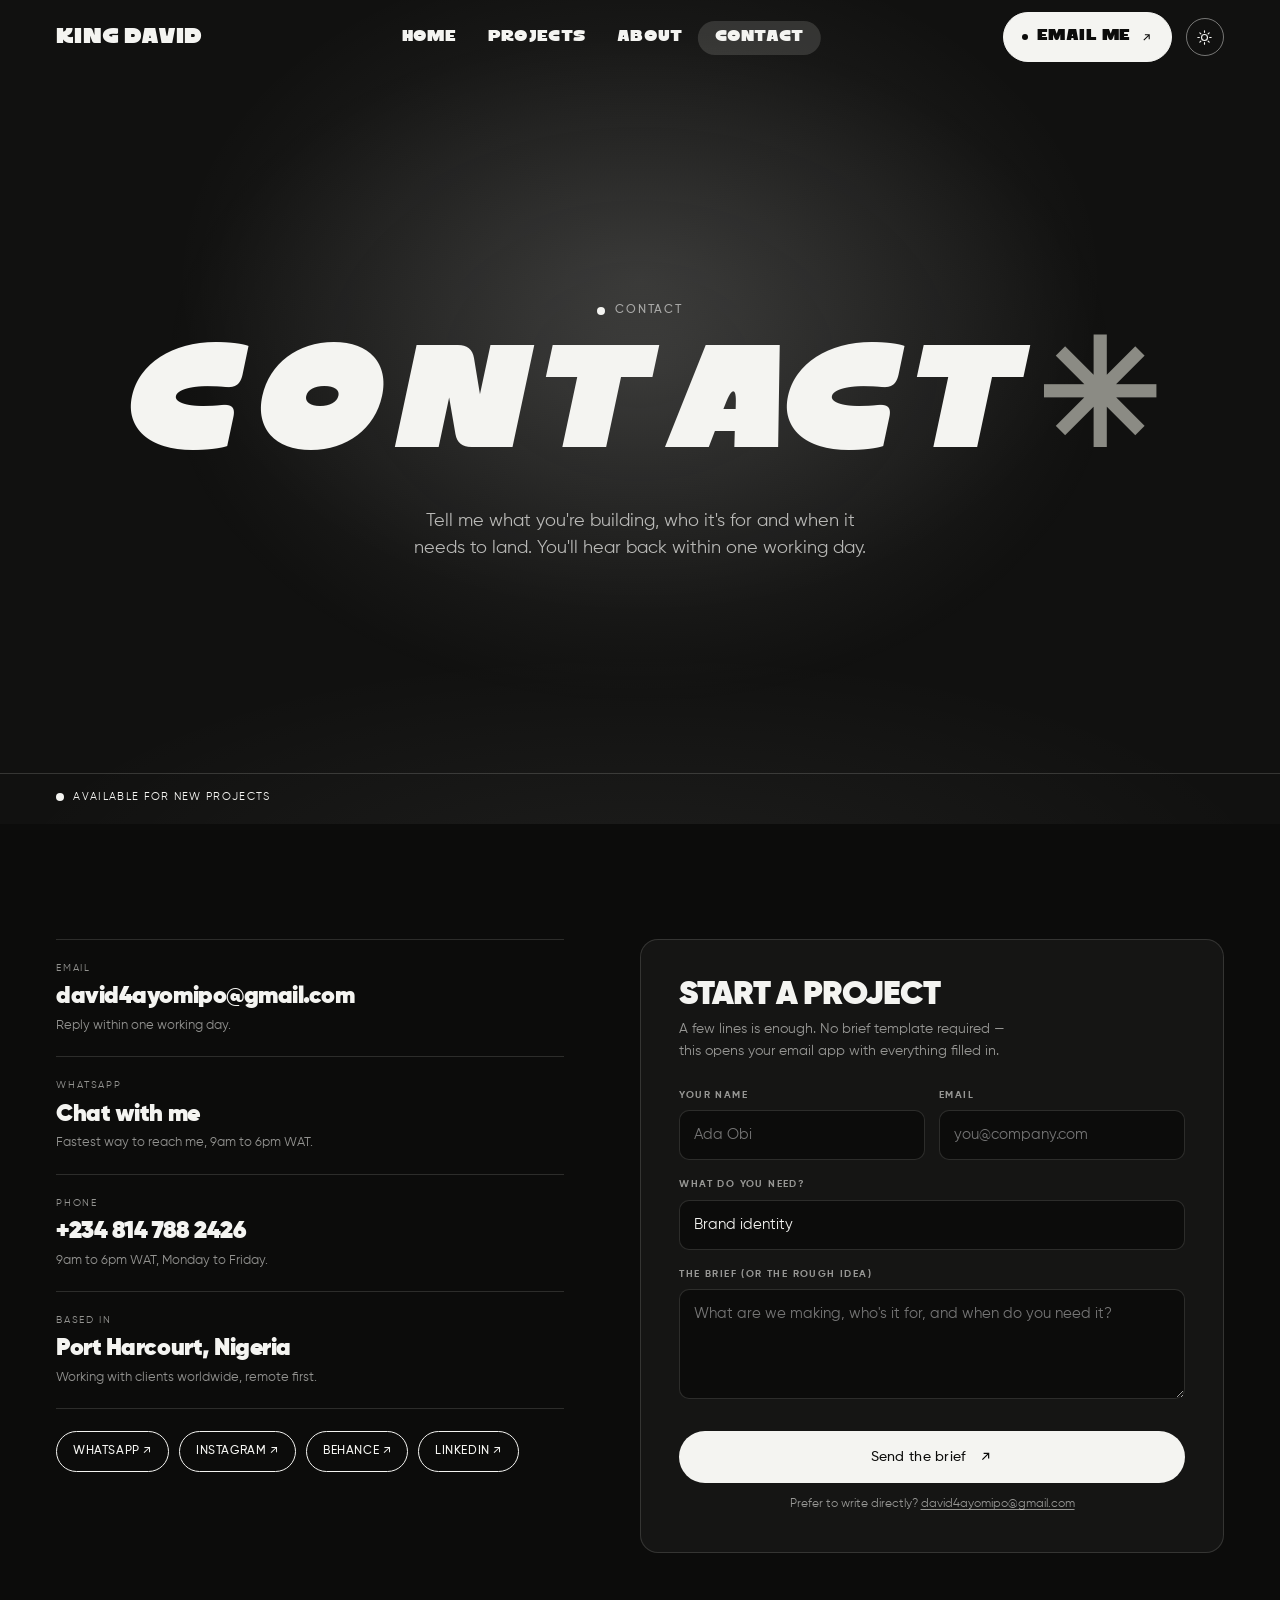
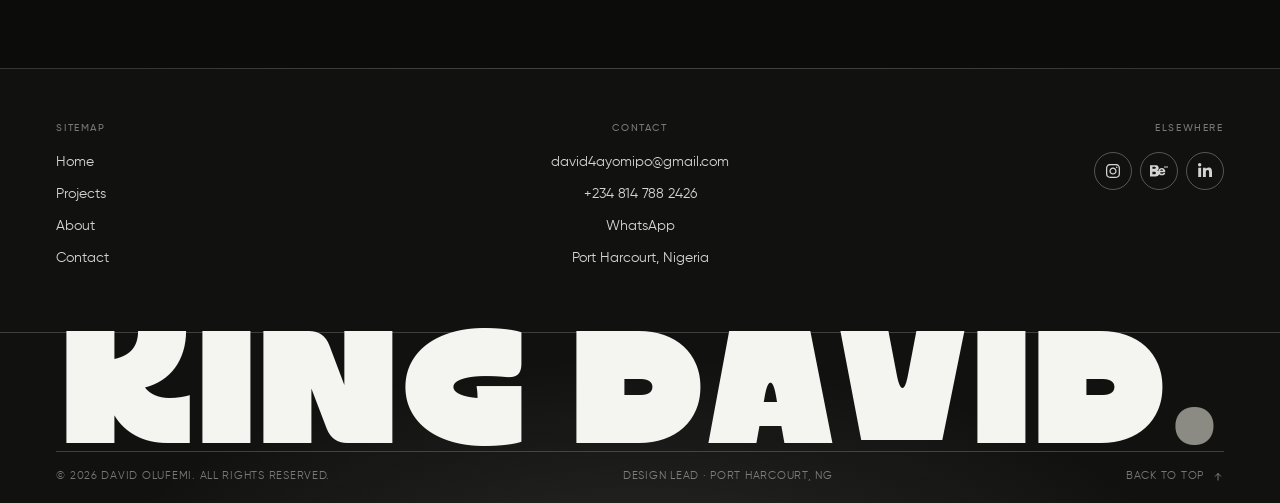
<file: contact.html>
<!DOCTYPE html>
<html lang="en">
<head>
<meta charset="utf-8">
<meta name="viewport" content="width=device-width, initial-scale=1">
<title>Contact · David Olufemi</title>
<meta name="description" content="Start a project with David Olufemi, graphic designer in Port Harcourt. Brand identity, campaigns, packaging and digital design. Available for new projects.">
<meta name="theme-color" content="#0c0c0b">
<script>try{if(localStorage.getItem("kd-theme")==="light"){document.documentElement.dataset.theme="light";}}catch(e){}</script>
<link rel="icon" href="assets/favicon.svg" type="image/svg+xml">
<link rel="preload" href="assets/fonts/Flicko-Regular.woff" as="font" type="font/woff" crossorigin>
<link rel="preload" href="assets/fonts/Gilroy-Regular.woff2" as="font" type="font/woff2" crossorigin>
<link rel="preload" href="assets/fonts/Gilroy-Medium.woff2" as="font" type="font/woff2" crossorigin>
<link rel="stylesheet" href="styles.css">
<noscript><style>.preloader{display:none!important}.reveal{opacity:1!important;transform:none!important;filter:none!important}body.is-locked{overflow:auto!important}</style></noscript>
</head>
<body>

<div class="page-veil" aria-hidden="true"></div>

<a class="skip-link" href="#main">Skip to content</a>

<div class="preloader" data-preloader aria-hidden="true">
  <div class="preloader__inner">
    <div class="preloader__word">HELLO<span>✳</span></div>
    <div class="preloader__bar"><i data-preload-bar></i></div>
    <div class="preloader__count"><span data-preload-count>0</span>% · loading the good stuff</div>
  </div>
</div>

<div class="cursor" data-cursor aria-hidden="true"></div>

<header class="site-header" data-header>
  <a class="brand" href="index.html" aria-label="King David, home">
    <span class="brand__name">King David</span>
  </a>
  <nav class="nav-desktop" aria-label="Primary">
    <span class="nav-desktop__pill" aria-hidden="true"></span>
    <a href="index.html" data-label="Home"><span>Home</span></a>
    <a href="projects.html" data-label="Projects"><span>Projects</span></a>
    <a href="about.html" data-label="About"><span>About</span></a>
    <a href="contact.html" aria-current="page" data-label="Contact"><span>Contact</span></a>
  </nav>
  <div class="header-right">
    <a class="btn btn-red header-cta" href="mailto:david4ayomipo@gmail.com">
      <span class="header-cta__dot" aria-hidden="true"></span>
      <span class="header-cta__label">Email me</span>
      <svg viewBox="0 0 24 24" fill="none" stroke="currentColor" stroke-width="2" aria-hidden="true"><path d="M7 17 17 7M9 7h8v8"/></svg>
    </a>
    <button class="theme-toggle" type="button" data-theme-toggle aria-label="Switch to light mode" aria-pressed="false" title="Switch to light mode">
      <svg class="theme-toggle__icon theme-toggle__icon--sun" viewBox="0 0 24 24" fill="none" stroke="currentColor" stroke-width="1.6" stroke-linecap="round" aria-hidden="true">
        <circle cx="12" cy="12" r="4.2"/>
        <path d="M12 2.6v2.1M12 19.3v2.1M2.6 12h2.1M19.3 12h2.1M5.4 5.4l1.5 1.5M17.1 17.1l1.5 1.5M18.6 5.4l-1.5 1.5M6.9 17.1l-1.5 1.5"/>
      </svg>
      <svg class="theme-toggle__icon theme-toggle__icon--moon" viewBox="0 0 24 24" fill="none" stroke="currentColor" stroke-width="1.6" stroke-linecap="round" stroke-linejoin="round" aria-hidden="true">
        <path d="M20.4 14.3A8.4 8.4 0 0 1 9.7 3.6a8.4 8.4 0 1 0 10.7 10.7Z"/>
      </svg>
    </button>
    <button class="menu-toggle" type="button" data-menu-toggle aria-expanded="false" aria-controls="menu" aria-label="Open menu">
      <i aria-hidden="true"></i> <span>Menu</span>
    </button>
  </div>
</header>

<div class="menu" id="menu" data-menu aria-hidden="true">
  <nav class="menu__list" aria-label="Mobile">
    <a href="index.html"><span>01</span>Home</a>
    <a href="projects.html"><span>02</span>Projects</a>
    <a href="about.html"><span>03</span>About</a>
    <a href="contact.html"><span>04</span>Contact</a>
  </nav>
  <div class="menu__foot">
    <div>
      <div style="font-size:11px;letter-spacing:.14em;text-transform:uppercase;margin-bottom:8px;color:rgba(244,241,234,.45)">Say hello</div>
      <a href="mailto:david4ayomipo@gmail.com">david4ayomipo@gmail.com</a><br>
      <a href="tel:+2348147882426">+234 814 788 2426</a><br>
      <a href="https://wa.me/2348147882426" target="_blank" rel="noopener noreferrer">WhatsApp</a>
    </div>
    <div>Available for new projects</div>
  </div>
</div>

<main id="main">

  <section class="contact-hero">
    <div class="contact-hero__inner">
      <p class="kicker">Contact</p>
      <h1 class="contact-hero__title"><em>Contact</em><span class="asterisk">✳</span></h1>
      <p class="contact-hero__lede">
        Tell me what you're building, who it's for and when it needs to land. You'll hear
        back within one working day.
      </p>
    </div>
    <div class="contact-hero__foot">
      <span class="contact-hero__status"><i aria-hidden="true"></i> Available for new projects</span>
    </div>
  </section>

  <section class="section">
    <div class="contact-grid">

      <div>
        <div class="contact-details">
          <a class="contact-detail" href="mailto:david4ayomipo@gmail.com">
            <p class="contact-detail__label">Email</p>
            <p class="contact-detail__value">david4ayomipo@gmail.com</p>
            <p class="contact-detail__note">Reply within one working day.</p>
          </a>
          <a class="contact-detail" href="https://wa.me/2348147882426" target="_blank" rel="noopener noreferrer">
            <p class="contact-detail__label">WhatsApp</p>
            <p class="contact-detail__value">Chat with me</p>
            <p class="contact-detail__note">Fastest way to reach me, 9am to 6pm WAT.</p>
          </a>
          <a class="contact-detail" href="tel:+2348147882426">
            <p class="contact-detail__label">Phone</p>
            <p class="contact-detail__value">+234 814 788 2426</p>
            <p class="contact-detail__note">9am to 6pm WAT, Monday to Friday.</p>
          </a>
          <div class="contact-detail">
            <p class="contact-detail__label">Based in</p>
            <p class="contact-detail__value">Port Harcourt, Nigeria</p>
            <p class="contact-detail__note">Working with clients worldwide, remote first.</p>
          </div>
        </div>

        <div class="contact-socials">
          <a class="social" href="https://wa.me/2348147882426" target="_blank" rel="noopener noreferrer">WhatsApp ↗</a>
          <a class="social" href="https://www.instagram.com/king_david_olufemi/" target="_blank" rel="noopener noreferrer">Instagram ↗</a>
          <a class="social" href="https://www.behance.net/davidolufemi1" target="_blank" rel="noopener noreferrer">Behance ↗</a>
          <a class="social" href="https://www.linkedin.com/in/king-david-olufemi/" target="_blank" rel="noopener noreferrer">LinkedIn ↗</a>
        </div>
      </div>

      <form class="form reveal" data-contact-form action="mailto:david4ayomipo@gmail.com" method="post" enctype="text/plain" novalidate>
        <h2 class="form__title">Start a project</h2>
        <p class="form__sub">A few lines is enough. No brief template required — this opens your email app with everything filled in.</p>

        <div class="field-row">
          <div class="field">
            <label for="name">Your name</label>
            <input id="name" name="name" type="text" autocomplete="name" placeholder="Ada Obi" required>
          </div>
          <div class="field">
            <label for="email">Email</label>
            <input id="email" name="email" type="email" autocomplete="email" placeholder="you@company.com" required>
          </div>
        </div>

        <div class="field">
          <label for="type">What do you need?</label>
          <select id="type" name="type" required>
            <option value="Brand identity">Brand identity</option>
            <option value="Campaign &amp; advertising">Campaign &amp; advertising</option>
            <option value="Packaging &amp; print">Packaging &amp; print</option>
            <option value="Digital &amp; Web3">Digital &amp; Web3</option>
            <option value="Something else">Something else</option>
          </select>
        </div>

        <div class="field">
          <label for="message">The brief (or the rough idea)</label>
          <textarea id="message" name="message" placeholder="What are we making, who's it for, and when do you need it?" required></textarea>
        </div>

        <button class="btn btn-red" type="submit">
          Send the brief
          <svg viewBox="0 0 24 24" fill="none" stroke="currentColor" stroke-width="2" aria-hidden="true"><path d="M7 17 17 7M9 7h8v8"/></svg>
        </button>
        <p class="form__note" data-form-status>
          Prefer to write directly? <a href="mailto:david4ayomipo@gmail.com">david4ayomipo@gmail.com</a>
        </p>
      </form>

    </div>
  </section>

</main>

<footer class="site-footer">
  <div class="footer__cols">
      <div class="footer__col">
        <h3>Sitemap</h3>
        <a href="index.html">Home</a>
        <a href="projects.html">Projects</a>
        <a href="about.html">About</a>
        <a href="contact.html">Contact</a>
      </div>
      <div class="footer__col">
        <h3>Contact</h3>
        <a href="mailto:david4ayomipo@gmail.com">david4ayomipo@gmail.com</a>
        <a href="tel:+2348147882426">+234 814 788 2426</a>
        <a href="https://wa.me/2348147882426" target="_blank" rel="noopener noreferrer">WhatsApp</a>
        <p>Port Harcourt, Nigeria</p>
      </div>
      <div class="footer__col">
        <h3>Elsewhere</h3>
        <div class="footer__socials">
          <a class="footer__social" href="https://www.instagram.com/king_david_olufemi/" target="_blank" rel="noopener noreferrer" aria-label="Instagram">
            <svg viewBox="0 0 448 512" fill="currentColor" aria-hidden="true"><path d="M224.1 141c-63.6 0-114.9 51.3-114.9 114.9s51.3 114.9 114.9 114.9S339 319.5 339 255.9 287.7 141 224.1 141zm0 189.6c-41.1 0-74.7-33.5-74.7-74.7s33.5-74.7 74.7-74.7 74.7 33.5 74.7 74.7-33.6 74.7-74.7 74.7zm146.4-194.3c0 14.9-12 26.8-26.8 26.8-14.9 0-26.8-12-26.8-26.8s12-26.8 26.8-26.8 26.8 12 26.8 26.8zm76.1 27.2c-1.7-35.9-9.9-67.7-36.2-93.9-26.2-26.2-58-34.4-93.9-36.2-37-2.1-147.9-2.1-184.9 0-35.8 1.7-67.6 9.9-93.9 36.1s-34.4 58-36.2 93.9c-2.1 37-2.1 147.9 0 184.9 1.7 35.9 9.9 67.7 36.2 93.9s58 34.4 93.9 36.2c37 2.1 147.9 2.1 184.9 0 35.9-1.7 67.7-9.9 93.9-36.2 26.2-26.2 34.4-58 36.2-93.9 2.1-37 2.1-147.8 0-184.8zM398.8 388c-7.8 19.6-22.9 34.7-42.6 42.6-29.5 11.7-99.5 9-132.1 9s-102.7 2.6-132.1-9c-19.6-7.8-34.7-22.9-42.6-42.6-11.7-29.5-9-99.5-9-132.1s-2.6-102.7 9-132.1c7.8-19.6 22.9-34.7 42.6-42.6 29.5-11.7 99.5-9 132.1-9s102.7-2.6 132.1 9c19.6 7.8 34.7 22.9 42.6 42.6 11.7 29.5 9 99.5 9 132.1s2.7 102.7-9 132.1z"/></svg>
          </a>
          <a class="footer__social footer__social--behance" href="https://www.behance.net/davidolufemi1" target="_blank" rel="noopener noreferrer" aria-label="Behance">
            <svg viewBox="0 0 576 512" fill="currentColor" aria-hidden="true"><path d="M232 237.2c31.8-15.2 48.4-38.2 48.4-74 0-70.6-52.6-87.8-113.3-87.8H0v354.4h171.8c64.4 0 124.9-30.9 124.9-102.9 0-44.5-21.1-77.4-64.7-89.7zM77 120.7h55.2c29.8 0 54.2 4.9 54.2 31.9 0 26.8-20.5 34.4-45.5 34.4H77v-66.3zm0 238.3v-76.9h60.8c31.7 0 50.2 8.9 50.2 38.5 0 30.6-22.5 38.4-50.2 38.4H77zm303.7-199.6c-67.9 0-116.7 49.5-116.7 118 0 69.7 46.4 117.2 120.4 117.2 55 0 92.1-26.2 104.6-77.8h-61.9c-5.6 18.8-25.8 26.8-44.9 26.8-36.8 0-54.9-20.2-54.9-51h163.3c3-74.9-40.9-133.2-109.9-133.2zm-53.3 91.9c0-25.9 17.7-42.9 45.2-42.9 28.3 0 43.2 15.7 43.2 42.9h-88.4zM448 112h128v32H448z"/></svg>
          </a>
          <a class="footer__social" href="https://www.linkedin.com/in/king-david-olufemi/" target="_blank" rel="noopener noreferrer" aria-label="LinkedIn">
            <svg viewBox="0 0 448 512" fill="currentColor" aria-hidden="true"><path d="M100.28 448H7.4V148.9h92.88zM53.79 108.1C24.09 108.1 0 83.5 0 53.8a53.79 53.79 0 0 1 107.58 0c0 29.7-24.1 54.3-53.79 54.3zM447.9 448h-92.68V302.4c0-34.7-.7-79.2-48.29-79.2-48.29 0-55.69 37.7-55.69 76.7V448h-92.78V148.9h89.08v40.8h1.3c12.4-23.5 42.69-48.3 87.88-48.3 94 0 111.28 61.9 111.28 142.3V448z"/></svg>
          </a>
        </div>
      </div>
  </div>
  <div class="footer__baseline">
    <span class="footer__word">King <br class="footer__word-br">David<span>.</span></span>
  </div>
  <div class="footer__bottom">
    <span>© <span data-year>2026</span> David Olufemi. All rights reserved.</span>
    <span>Design lead · Port Harcourt, NG</span>
    <a class="footer__top-link" href="#main">
      Back to top
      <svg viewBox="0 0 24 24" fill="none" stroke="currentColor" stroke-width="2" aria-hidden="true"><path d="M12 19V5M6 11l6-6 6 6"/></svg>
    </a>
  </div>
</footer>

<script src="script.js" defer></script>
</body>
</html>
</file>
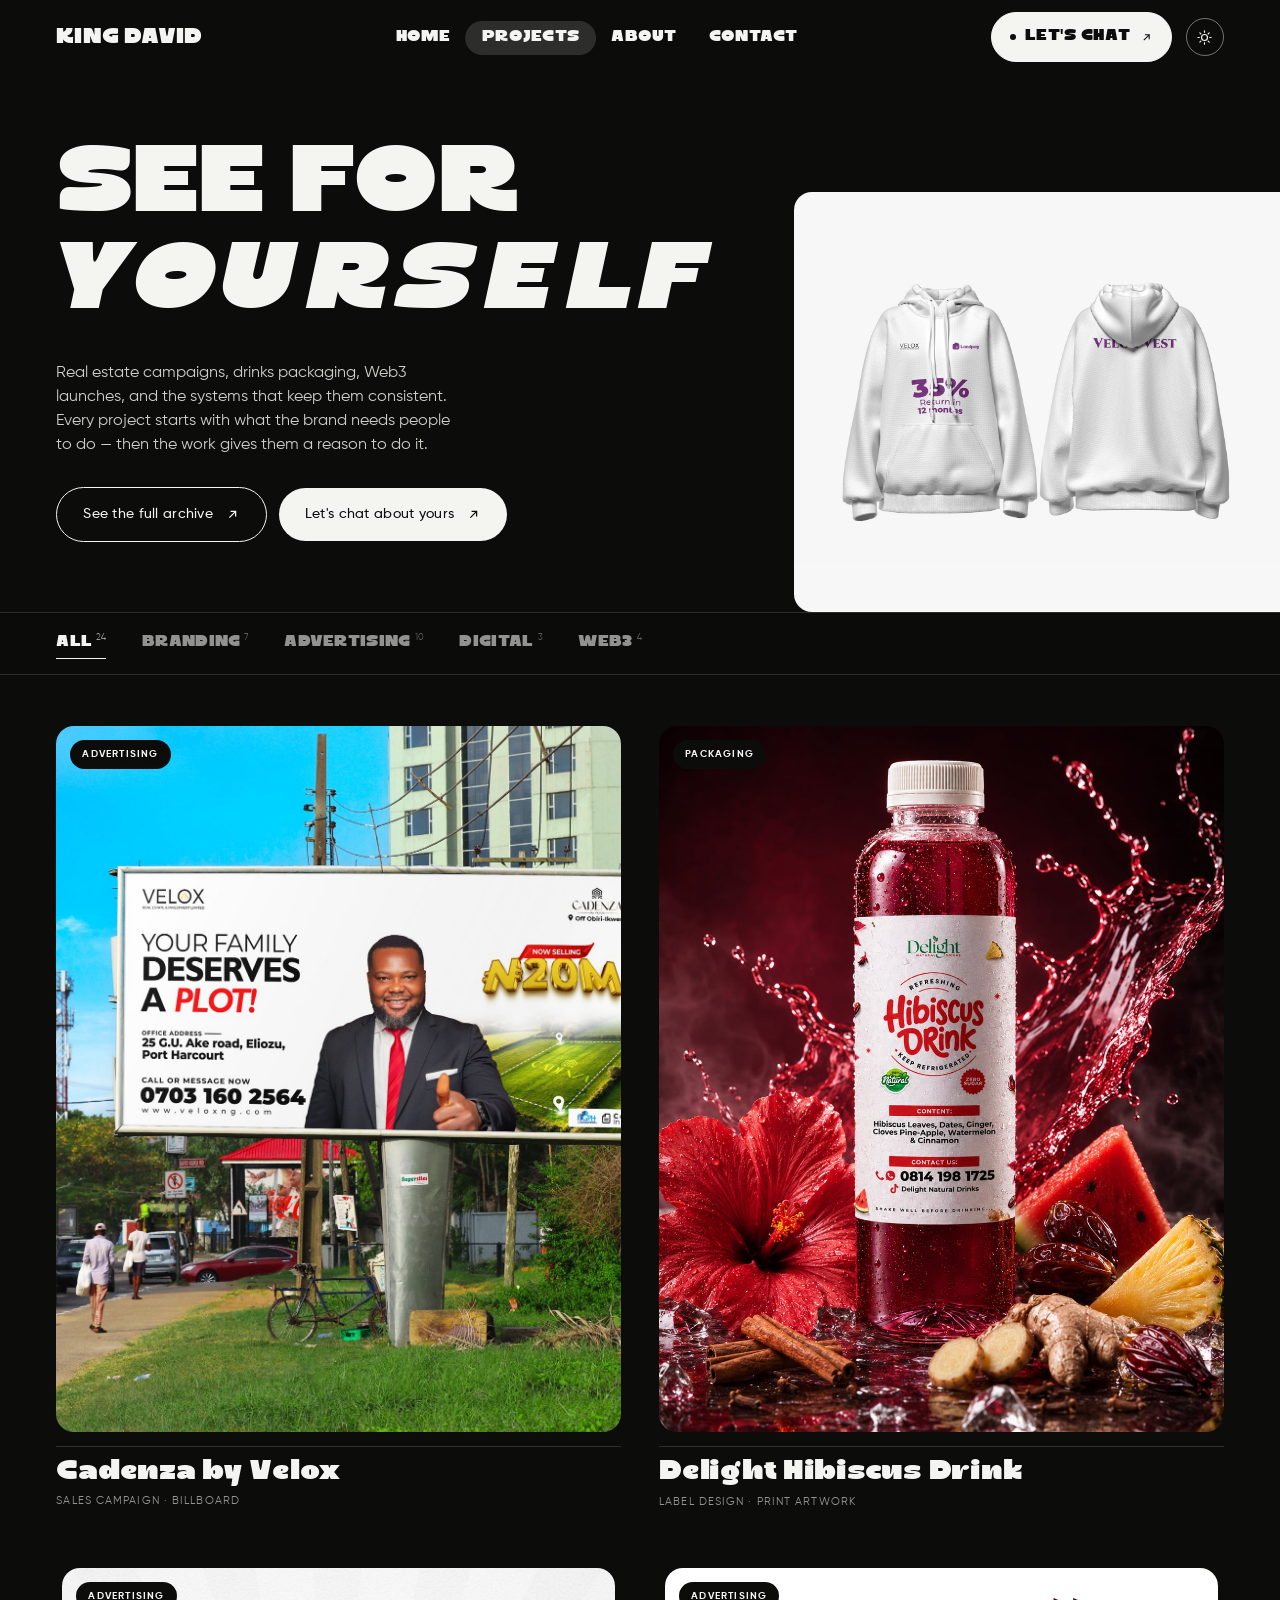
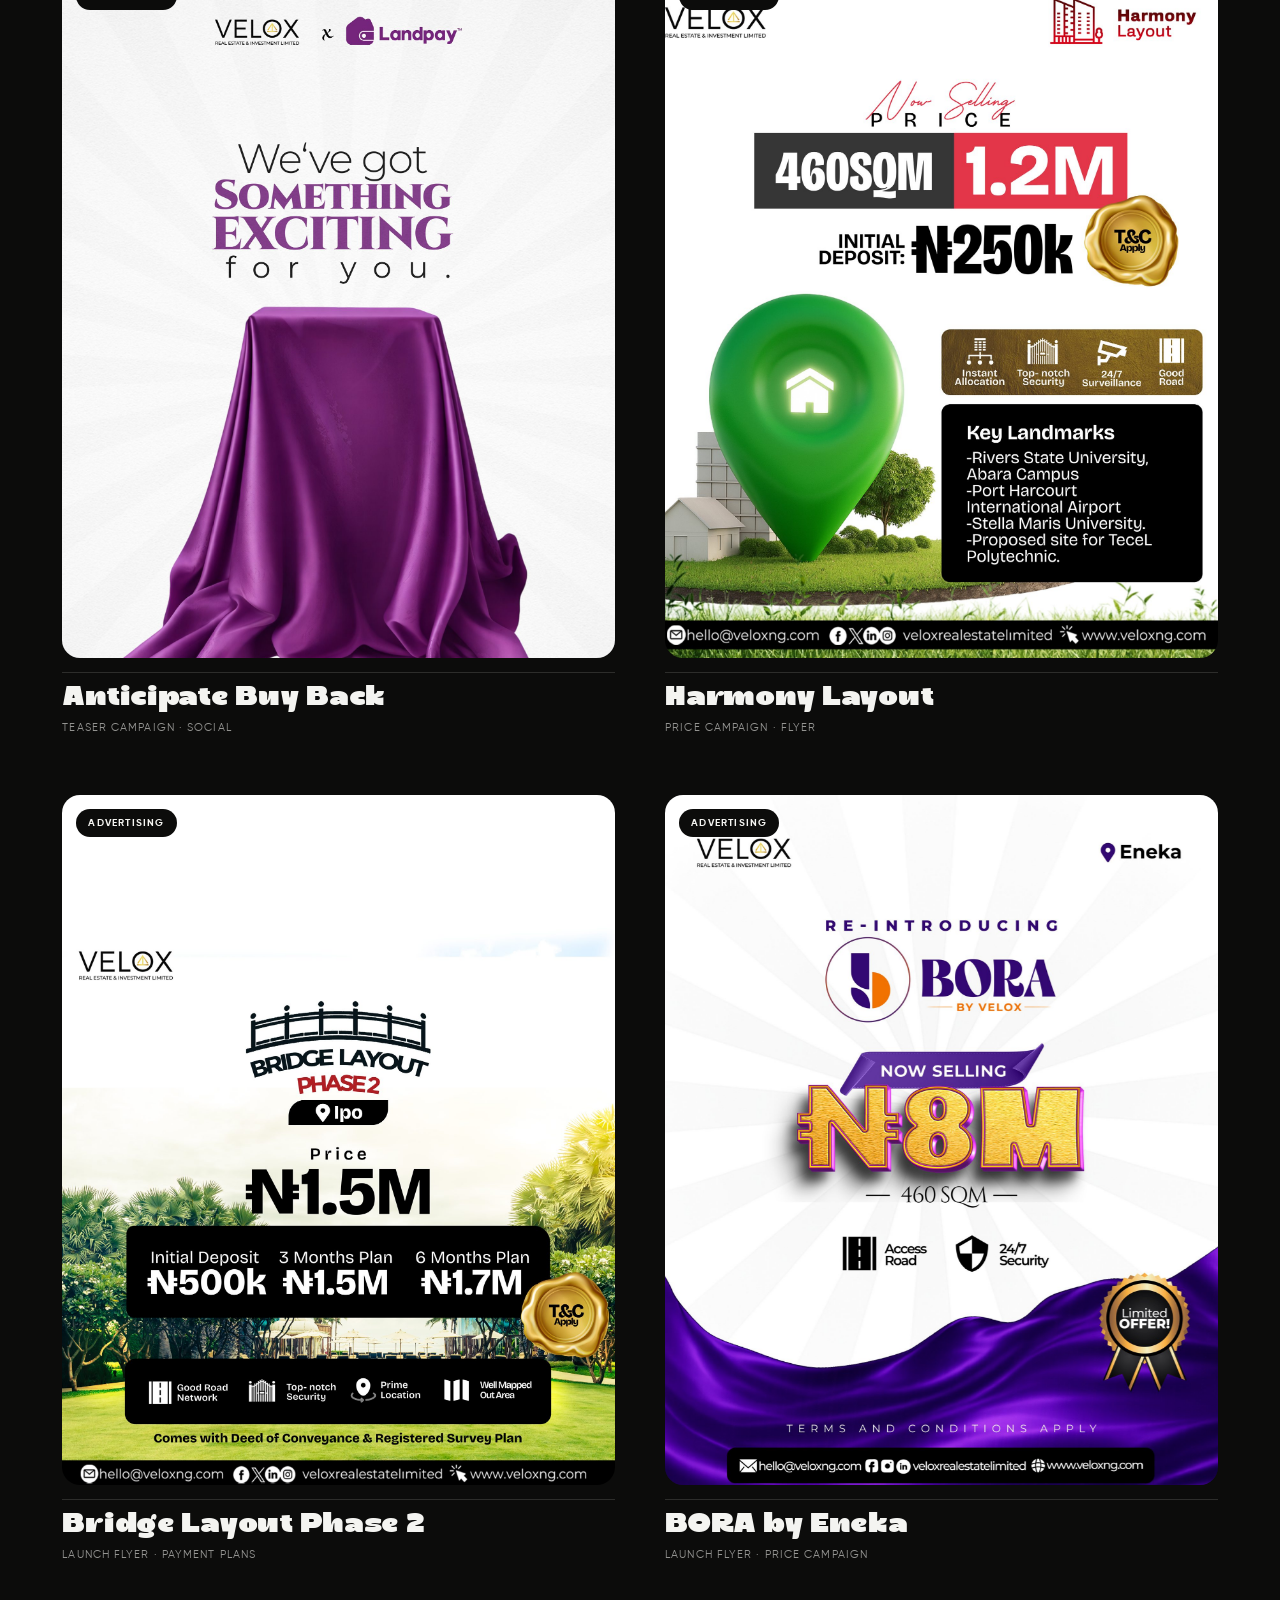
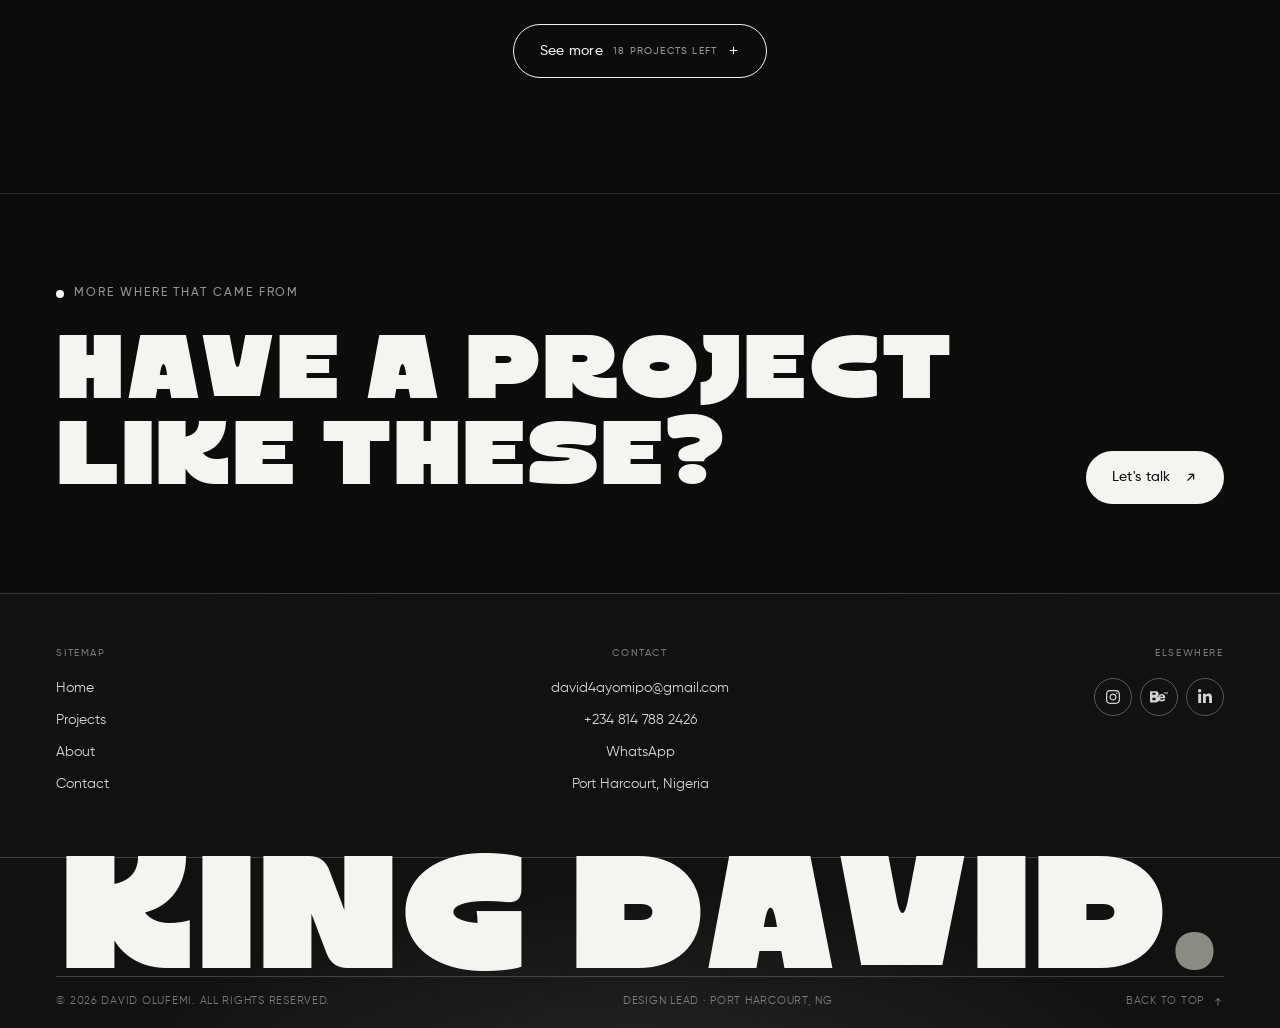
<file: projects.html>
<!DOCTYPE html>
<html lang="en">
<head>
<meta charset="utf-8">
<meta name="viewport" content="width=device-width, initial-scale=1">
<title>Projects · David Olufemi</title>
<meta name="description" content="Selected work by David Olufemi: real estate campaigns, drinks packaging, Web3 launches and the brand systems behind them. Port Harcourt, Nigeria.">
<meta name="theme-color" content="#0c0c0b">
<script>try{if(localStorage.getItem("kd-theme")==="light"){document.documentElement.dataset.theme="light";}}catch(e){}</script>
<link rel="icon" href="assets/favicon.svg" type="image/svg+xml">
<link rel="preload" href="assets/fonts/Flicko-Regular.woff" as="font" type="font/woff" crossorigin>
<link rel="preload" href="assets/fonts/Gilroy-Regular.woff2" as="font" type="font/woff2" crossorigin>
<link rel="preload" href="assets/fonts/Gilroy-Medium.woff2" as="font" type="font/woff2" crossorigin>
<link rel="stylesheet" href="styles.css">
<noscript><style>.preloader{display:none!important}.reveal{opacity:1!important;transform:none!important;filter:none!important}.project{opacity:1!important;transform:none!important}</style></noscript>
</head>
<body>

<div class="page-veil" aria-hidden="true"></div>

<a class="skip-link" href="#main">Skip to content</a>

<div class="preloader" data-preloader aria-hidden="true">
  <div class="preloader__inner">
    <div class="preloader__word">WORK<span>✳</span></div>
    <div class="preloader__bar"><i data-preload-bar></i></div>
    <div class="preloader__count"><span data-preload-count>0</span>% · loading the good stuff</div>
  </div>
</div>

<div class="cursor" data-cursor aria-hidden="true"></div>

<header class="site-header" data-header>
  <a class="brand" href="index.html" aria-label="King David, home">
    <span class="brand__name">King David</span>
  </a>
  <nav class="nav-desktop" aria-label="Primary">
    <span class="nav-desktop__pill" aria-hidden="true"></span>
    <a href="index.html" data-label="Home"><span>Home</span></a>
    <a href="projects.html" aria-current="page" data-label="Projects"><span>Projects</span></a>
    <a href="about.html" data-label="About"><span>About</span></a>
    <a href="contact.html" data-label="Contact"><span>Contact</span></a>
  </nav>
  <div class="header-right">
    <a class="btn btn-red header-cta" href="contact.html">
      <span class="header-cta__dot" aria-hidden="true"></span>
      <span class="header-cta__label">Let's chat</span>
      <svg viewBox="0 0 24 24" fill="none" stroke="currentColor" stroke-width="2" aria-hidden="true"><path d="M7 17 17 7M9 7h8v8"/></svg>
    </a>
    <button class="theme-toggle" type="button" data-theme-toggle aria-label="Switch to light mode" aria-pressed="false" title="Switch to light mode">
      <svg class="theme-toggle__icon theme-toggle__icon--sun" viewBox="0 0 24 24" fill="none" stroke="currentColor" stroke-width="1.6" stroke-linecap="round" aria-hidden="true">
        <circle cx="12" cy="12" r="4.2"/>
        <path d="M12 2.6v2.1M12 19.3v2.1M2.6 12h2.1M19.3 12h2.1M5.4 5.4l1.5 1.5M17.1 17.1l1.5 1.5M18.6 5.4l-1.5 1.5M6.9 17.1l-1.5 1.5"/>
      </svg>
      <svg class="theme-toggle__icon theme-toggle__icon--moon" viewBox="0 0 24 24" fill="none" stroke="currentColor" stroke-width="1.6" stroke-linecap="round" stroke-linejoin="round" aria-hidden="true">
        <path d="M20.4 14.3A8.4 8.4 0 0 1 9.7 3.6a8.4 8.4 0 1 0 10.7 10.7Z"/>
      </svg>
    </button>
    <button class="menu-toggle" type="button" data-menu-toggle aria-expanded="false" aria-controls="menu" aria-label="Open menu">
      <i aria-hidden="true"></i> <span>Menu</span>
    </button>
  </div>
</header>

<div class="menu" id="menu" data-menu aria-hidden="true">
  <nav class="menu__list" aria-label="Mobile">
    <a href="index.html"><span>01</span>Home</a>
    <a href="projects.html"><span>02</span>Projects</a>
    <a href="about.html"><span>03</span>About</a>
    <a href="contact.html"><span>04</span>Contact</a>
  </nav>
  <div class="menu__foot">
    <div>
      <div style="font-size:11px;letter-spacing:.14em;text-transform:uppercase;margin-bottom:8px;color:rgba(244,241,234,.45)">Say hello</div>
      <a href="mailto:david4ayomipo@gmail.com">david4ayomipo@gmail.com</a><br>
      <a href="tel:+2348147882426">+234 814 788 2426</a><br>
      <a href="https://wa.me/2348147882426" target="_blank" rel="noopener noreferrer">WhatsApp</a>
    </div>
    <div>Available for new projects</div>
  </div>
</div>

<main id="main">

  <section class="page-hero page-hero--projects">
    <div class="phero__grid">
      <div class="phero__left">
        <h1 class="phero__title">See for<br><em>yourself</em></h1>
        <p class="phero__intro">
          Real estate campaigns, drinks packaging, Web3 launches, and the systems that keep
          them consistent. Every project starts with what the brand needs people to do — then
          the work gives them a reason to do it.
        </p>
        <div class="phero__actions">
          <a class="btn btn-outline" href="https://drive.google.com/drive/folders/1DkTPEO7aAavmur3niC9uxDAmAt_2s-IJ?usp=sharing" target="_blank" rel="noopener noreferrer">
            See the full archive
            <svg viewBox="0 0 24 24" fill="none" stroke="currentColor" stroke-width="2" aria-hidden="true"><path d="M7 17 17 7M9 7h8v8"/></svg>
          </a>
          <a class="btn btn-red" href="contact.html">
            Let's chat about yours
            <svg viewBox="0 0 24 24" fill="none" stroke="currentColor" stroke-width="2" aria-hidden="true"><path d="M7 17 17 7M9 7h8v8"/></svg>
          </a>
        </div>
      </div>
    </div>
    <figure class="phero__feature">
      <p class="phero__note hand">
        latest work
        <svg viewBox="0 0 46 44" fill="none" stroke="currentColor" stroke-width="1.6" stroke-linecap="round" aria-hidden="true"><path d="M8 4c8 8 14 18 18 30"/><path d="M18 28l9 8 4-12"/></svg>
      </p>
      <img src="assets/img/work-velox-hoodie.jpg" alt="Velox Vest hoodie merchandise mockup" width="1600" height="2000" fetchpriority="high">
    </figure>
  </section>

  <div class="filters" data-filters aria-label="Filter projects">
    <div class="filters__group">
      <button class="filter is-active" type="button" data-filter="all" aria-pressed="true">All<span class="filter__count">24</span></button>
      <button class="filter" type="button" data-filter="branding" aria-pressed="false">Branding<span class="filter__count">7</span></button>
      <button class="filter" type="button" data-filter="advertising" aria-pressed="false">Advertising<span class="filter__count">10</span></button>
      <button class="filter" type="button" data-filter="digital" aria-pressed="false">Digital<span class="filter__count">3</span></button>
      <button class="filter" type="button" data-filter="web3" aria-pressed="false">Web3<span class="filter__count">4</span></button>
    </div>
  </div>

  <section class="section projects-section">
    <div class="projects-grid">

      <a class="project" href="case-cadenza.html" data-cat="advertising" aria-label="Read the Cadenza by Velox case study">
        <span class="project__frame">
          <img src="assets/img/work-cadenza-billboard.jpg" alt="Cadenza by Velox billboard reading Your Family Deserves a Plot" loading="lazy" width="1200" height="1500">
          <span class="project__tag">Advertising</span>
          <span class="project__plus" aria-hidden="true"><svg viewBox="0 0 24 24" fill="none" stroke="currentColor" stroke-width="2"><path d="M12 5v14M5 12h14"/></svg></span>
        </span>
        <span class="project__info">
          <span>
            <span class="project__title">Cadenza by Velox</span>
            <span class="project__cat">Sales campaign · Billboard</span>
          </span>
        </span>
      </a>

      <a class="project" href="case-delight.html" data-cat="branding" aria-label="Read the Delight Hibiscus Drink case study">
        <span class="project__frame">
          <img src="assets/img/work-delight-bottle.jpg" alt="Delight hibiscus drink bottle" loading="lazy" width="1500" height="1500">
          <span class="project__tag">Packaging</span>
          <span class="project__plus" aria-hidden="true"><svg viewBox="0 0 24 24" fill="none" stroke="currentColor" stroke-width="2"><path d="M12 5v14M5 12h14"/></svg></span>
        </span>
        <span class="project__info">
          <span>
            <span class="project__title">Delight Hibiscus Drink</span>
            <span class="project__cat">Label design · Print artwork</span>
          </span>
        </span>
      </a>

      <button class="project" type="button" data-work="anticipate" data-cat="advertising" aria-label="View Anticipate Buy Back">
        <span class="project__frame">
          <img src="assets/img/work-anticipate.jpg" alt="Anticipate buy back teaser with a purple draped form and the line We've got something exciting for you" loading="lazy" width="1800" height="2250">
          <span class="project__tag">Advertising</span>
          <span class="project__plus" aria-hidden="true"><svg viewBox="0 0 24 24" fill="none" stroke="currentColor" stroke-width="2"><path d="M12 5v14M5 12h14"/></svg></span>
        </span>
        <span class="project__info">
          <span>
            <span class="project__title">Anticipate Buy Back</span>
            <span class="project__cat">Teaser campaign · Social</span>
          </span>
        </span>
      </button>

      <button class="project" type="button" data-work="harmony" data-cat="advertising" aria-label="View Harmony Layout">
        <span class="project__frame">
          <img src="assets/img/work-harmony.jpg" alt="Harmony Layout price drop flyer showing 460 square metres at ₦1.2M with a ₦250k initial deposit" loading="lazy" width="1800" height="2113">
          <span class="project__tag">Advertising</span>
          <span class="project__plus" aria-hidden="true"><svg viewBox="0 0 24 24" fill="none" stroke="currentColor" stroke-width="2"><path d="M12 5v14M5 12h14"/></svg></span>
        </span>
        <span class="project__info">
          <span>
            <span class="project__title">Harmony Layout</span>
            <span class="project__cat">Price campaign · Flyer</span>
          </span>
        </span>
      </button>

      <button class="project" type="button" data-work="bridge" data-cat="advertising" aria-label="View Bridge Layout Phase 2">
        <span class="project__frame">
          <img src="assets/img/work-bridge.jpg" alt="Bridge Layout Phase 2 flyer showing ₦1.5M plots with three and six month payment plans" loading="lazy" width="1800" height="2250">
          <span class="project__tag">Advertising</span>
          <span class="project__plus" aria-hidden="true"><svg viewBox="0 0 24 24" fill="none" stroke="currentColor" stroke-width="2"><path d="M12 5v14M5 12h14"/></svg></span>
        </span>
        <span class="project__info">
          <span>
            <span class="project__title">Bridge Layout Phase 2</span>
            <span class="project__cat">Launch flyer · Payment plans</span>
          </span>
        </span>
      </button>

      <button class="project" type="button" data-work="bora" data-cat="advertising" aria-label="View BORA by Eneka">
        <span class="project__frame">
          <img src="assets/img/work-bora.jpg" alt="BORA by Eneka price alert flyer" loading="lazy" width="1800" height="2250">
          <span class="project__tag">Advertising</span>
          <span class="project__plus" aria-hidden="true"><svg viewBox="0 0 24 24" fill="none" stroke="currentColor" stroke-width="2"><path d="M12 5v14M5 12h14"/></svg></span>
        </span>
        <span class="project__info">
          <span>
            <span class="project__title">BORA by Eneka</span>
            <span class="project__cat">Launch flyer · Price campaign</span>
          </span>
        </span>
      </button>

      <button class="project" type="button" data-work="fwog" data-cat="web3" aria-label="View fwog on sol">
        <span class="project__frame">
          <img src="assets/img/work-fwog.jpg" alt="fwog on sol Web3 landing page" loading="lazy" width="1000" height="1334">
          <span class="project__tag">Web3 &amp; UI</span>
          <span class="project__plus" aria-hidden="true"><svg viewBox="0 0 24 24" fill="none" stroke="currentColor" stroke-width="2"><path d="M12 5v14M5 12h14"/></svg></span>
        </span>
        <span class="project__info">
          <span>
            <span class="project__title">fwog on sol</span>
            <span class="project__cat">Landing page · Illustration system</span>
          </span>
        </span>
      </button>

      <button class="project" type="button" data-work="velox-vest" data-cat="digital" aria-label="View Velox Vest Co Ownership">
        <span class="project__frame">
          <img src="assets/img/work-carousel.jpg" alt="Velox Vest co ownership carousel" loading="lazy" width="1280" height="1600">
          <span class="project__tag">Digital</span>
          <span class="project__plus" aria-hidden="true"><svg viewBox="0 0 24 24" fill="none" stroke="currentColor" stroke-width="2"><path d="M12 5v14M5 12h14"/></svg></span>
        </span>
        <span class="project__info">
          <span>
            <span class="project__title">Velox Vest Co Ownership</span>
            <span class="project__cat">Social carousel system</span>
          </span>
        </span>
      </button>

      <button class="project" type="button" data-work="gardenia" data-cat="advertising" aria-label="View Gardenia Pre Launch">
        <span class="project__frame">
          <img src="assets/img/work-gardenia.jpg" alt="Gardenia pre launch campaign" loading="lazy" width="1800" height="2250">
          <span class="project__tag">Advertising</span>
          <span class="project__plus" aria-hidden="true"><svg viewBox="0 0 24 24" fill="none" stroke="currentColor" stroke-width="2"><path d="M12 5v14M5 12h14"/></svg></span>
        </span>
        <span class="project__info">
          <span>
            <span class="project__title">Gardenia Pre Launch</span>
            <span class="project__cat">Offer campaign · Estate launch</span>
          </span>
        </span>
      </button>

      <button class="project" type="button" data-work="llt-meatpie" data-cat="branding" aria-label="View Lovely Love Treats Meatpie">
        <span class="project__frame">
          <img src="assets/img/work-llt-meatpie.jpg" alt="Lovely Love Treats meatpie campaign" loading="lazy" width="1600" height="1600">
          <span class="project__tag">Branding</span>
          <span class="project__plus" aria-hidden="true"><svg viewBox="0 0 24 24" fill="none" stroke="currentColor" stroke-width="2"><path d="M12 5v14M5 12h14"/></svg></span>
        </span>
        <span class="project__info">
          <span>
            <span class="project__title">Lovely Love Treats Meatpie</span>
            <span class="project__cat">Campaign design · Food</span>
          </span>
        </span>
      </button>

      <button class="project" type="button" data-work="velox-merch" data-cat="branding" aria-label="View Velox Vest Merch">
        <span class="project__frame">
          <img src="assets/img/work-velox-merch.jpg" alt="Velox Vest branded tee mockup" loading="lazy" width="1600" height="1067">
          <span class="project__tag">Branding</span>
          <span class="project__plus" aria-hidden="true"><svg viewBox="0 0 24 24" fill="none" stroke="currentColor" stroke-width="2"><path d="M12 5v14M5 12h14"/></svg></span>
        </span>
        <span class="project__info">
          <span>
            <span class="project__title">Velox Vest Merch</span>
            <span class="project__cat">Apparel · Merchandise system</span>
          </span>
        </span>
      </button>

      <button class="project" type="button" data-work="delight-lifestyle" data-cat="branding" aria-label="View Delight Lifestyle">
        <span class="project__frame">
          <img src="assets/img/work-delight-lifestyle.jpg" alt="Delight hibiscus drink lifestyle campaign" loading="lazy" width="1122" height="1402">
          <span class="project__tag">Branding</span>
          <span class="project__plus" aria-hidden="true"><svg viewBox="0 0 24 24" fill="none" stroke="currentColor" stroke-width="2"><path d="M12 5v14M5 12h14"/></svg></span>
        </span>
        <span class="project__info">
          <span>
            <span class="project__title">Delight Lifestyle</span>
            <span class="project__cat">Brand campaign · Lifestyle</span>
          </span>
        </span>
      </button>

      <button class="project" type="button" data-work="luxe" data-cat="advertising" aria-label="View LUXE Apartments">
        <span class="project__frame">
          <img src="assets/img/work-luxe.jpg" alt="LUXE Apartments listing design" loading="lazy" width="1800" height="2250">
          <span class="project__tag">Advertising</span>
          <span class="project__plus" aria-hidden="true"><svg viewBox="0 0 24 24" fill="none" stroke="currentColor" stroke-width="2"><path d="M12 5v14M5 12h14"/></svg></span>
        </span>
        <span class="project__info">
          <span>
            <span class="project__title">LUXE Apartments</span>
            <span class="project__cat">Property listing · Premium campaign</span>
          </span>
        </span>
      </button>

      <button class="project" type="button" data-work="velox-billboard" data-cat="advertising" aria-label="View Velox City Billboard">
        <span class="project__frame">
          <img src="assets/img/work-velox-billboard.jpg" alt="Velox city billboard reading You Can Own A Part Of The City" loading="lazy" width="1600" height="1067">
          <span class="project__tag">Billboard</span>
          <span class="project__plus" aria-hidden="true"><svg viewBox="0 0 24 24" fill="none" stroke="currentColor" stroke-width="2"><path d="M12 5v14M5 12h14"/></svg></span>
        </span>
        <span class="project__info">
          <span>
            <span class="project__title">Velox City Billboard</span>
            <span class="project__cat">OOH campaign · Real estate</span>
          </span>
        </span>
      </button>

      <button class="project" type="button" data-work="choco" data-cat="branding" aria-label="View Lovely Love Treats Chocolate Cake">
        <span class="project__frame">
          <img src="assets/img/work-choco.jpg" alt="Lovely Love Treats chocolate cake campaign" loading="lazy" width="1600" height="1600">
          <span class="project__tag">Branding</span>
          <span class="project__plus" aria-hidden="true"><svg viewBox="0 0 24 24" fill="none" stroke="currentColor" stroke-width="2"><path d="M12 5v14M5 12h14"/></svg></span>
        </span>
        <span class="project__info">
          <span>
            <span class="project__title">Lovely Love Treats Chocolate Cake</span>
            <span class="project__cat">Campaign design · Food</span>
          </span>
        </span>
      </button>

      <button class="project" type="button" data-work="kaeru" data-cat="web3" aria-label="View KAERU">
        <span class="project__frame">
          <img src="assets/img/work-kaeru.jpg" alt="KAERU Web3 site design" loading="lazy" width="1000" height="1334">
          <span class="project__tag">Web3 &amp; UI</span>
          <span class="project__plus" aria-hidden="true"><svg viewBox="0 0 24 24" fill="none" stroke="currentColor" stroke-width="2"><path d="M12 5v14M5 12h14"/></svg></span>
        </span>
        <span class="project__info">
          <span>
            <span class="project__title">KAERU</span>
            <span class="project__cat">Token site · Art direction</span>
          </span>
        </span>
      </button>

      <button class="project" type="button" data-work="landpay" data-cat="digital" aria-label="View Landpay">
        <span class="project__frame">
          <img src="assets/img/work-landpay.jpg" alt="Landpay Japa Plans campaign" loading="lazy" width="1800" height="2250">
          <span class="project__tag">Digital</span>
          <span class="project__plus" aria-hidden="true"><svg viewBox="0 0 24 24" fill="none" stroke="currentColor" stroke-width="2"><path d="M12 5v14M5 12h14"/></svg></span>
        </span>
        <span class="project__info">
          <span>
            <span class="project__title">Landpay</span>
            <span class="project__cat">Social campaign · Brand system</span>
          </span>
        </span>
      </button>

      <button class="project" type="button" data-work="boys" data-cat="web3" aria-label="View The Boys">
        <span class="project__frame">
          <img src="assets/img/work-boys.jpg" alt="The Boys token website design" loading="lazy" width="1000" height="1334">
          <span class="project__tag">Web3 &amp; UI</span>
          <span class="project__plus" aria-hidden="true"><svg viewBox="0 0 24 24" fill="none" stroke="currentColor" stroke-width="2"><path d="M12 5v14M5 12h14"/></svg></span>
        </span>
        <span class="project__info">
          <span>
            <span class="project__title">The Boys</span>
            <span class="project__cat">Token site · Comic direction</span>
          </span>
        </span>
      </button>

      <button class="project" type="button" data-work="august" data-cat="advertising" aria-label="View August Flash Sales">
        <span class="project__frame">
          <img src="assets/img/work-august.jpg" alt="August flash sales property campaign" loading="lazy" width="1800" height="2167">
          <span class="project__tag">Advertising</span>
          <span class="project__plus" aria-hidden="true"><svg viewBox="0 0 24 24" fill="none" stroke="currentColor" stroke-width="2"><path d="M12 5v14M5 12h14"/></svg></span>
        </span>
        <span class="project__info">
          <span>
            <span class="project__title">August Flash Sales</span>
            <span class="project__cat">Promo campaign · Price ladder</span>
          </span>
        </span>
      </button>

      <button class="project" type="button" data-work="sizzles" data-cat="branding" aria-label="View Lovely Love Treats Chinchin">
        <span class="project__frame">
          <img src="assets/img/work-sizzles.jpg" alt="Lovely Love Treats crunchy chinchin campaign" loading="lazy" width="1600" height="1600">
          <span class="project__tag">Branding</span>
          <span class="project__plus" aria-hidden="true"><svg viewBox="0 0 24 24" fill="none" stroke="currentColor" stroke-width="2"><path d="M12 5v14M5 12h14"/></svg></span>
        </span>
        <span class="project__info">
          <span>
            <span class="project__title">Lovely Love Treats Chinchin</span>
            <span class="project__cat">Snack packaging · Promo design</span>
          </span>
        </span>
      </button>

      <button class="project" type="button" data-work="wally" data-cat="web3" aria-label="View Wally the Alligator">
        <span class="project__frame">
          <img src="assets/img/work-wally.jpg" alt="Wally the Alligator Web3 site" loading="lazy" width="1000" height="1334">
          <span class="project__tag">Web3 &amp; UI</span>
          <span class="project__plus" aria-hidden="true"><svg viewBox="0 0 24 24" fill="none" stroke="currentColor" stroke-width="2"><path d="M12 5v14M5 12h14"/></svg></span>
        </span>
        <span class="project__info">
          <span>
            <span class="project__title">Wally the Alligator</span>
            <span class="project__cat">Token site · Community design</span>
          </span>
        </span>
      </button>

      <button class="project" type="button" data-work="marquis" data-cat="advertising" aria-label="View Marquis Allocation">
        <span class="project__frame">
          <img src="assets/img/work-marquis.jpg" alt="Marquis estate launch flyer" loading="lazy" width="1800" height="2250">
          <span class="project__tag">Advertising</span>
          <span class="project__plus" aria-hidden="true"><svg viewBox="0 0 24 24" fill="none" stroke="currentColor" stroke-width="2"><path d="M12 5v14M5 12h14"/></svg></span>
        </span>
        <span class="project__info">
          <span>
            <span class="project__title">Marquis Allocation</span>
            <span class="project__cat">Estate launch · Announcement</span>
          </span>
        </span>
      </button>

      <button class="project" type="button" data-work="edu" data-cat="digital" aria-label="View Velox Vest Education">
        <span class="project__frame">
          <img src="assets/img/work-edu.jpg" alt="Velox Vest education carousel" loading="lazy" width="1200" height="1500">
          <span class="project__tag">Digital</span>
          <span class="project__plus" aria-hidden="true"><svg viewBox="0 0 24 24" fill="none" stroke="currentColor" stroke-width="2"><path d="M12 5v14M5 12h14"/></svg></span>
        </span>
        <span class="project__info">
          <span>
            <span class="project__title">Velox Vest Education</span>
            <span class="project__cat">Educational carousel series</span>
          </span>
        </span>
      </button>

      <button class="project" type="button" data-work="delight-range" data-cat="branding" aria-label="View Delight Bottle Range">
        <span class="project__frame">
          <img src="assets/img/work-delight-range.jpg" alt="Delight hibiscus bottle range on pink" loading="lazy" width="1448" height="1086">
          <span class="project__tag">Packaging</span>
          <span class="project__plus" aria-hidden="true"><svg viewBox="0 0 24 24" fill="none" stroke="currentColor" stroke-width="2"><path d="M12 5v14M5 12h14"/></svg></span>
        </span>
        <span class="project__info">
          <span>
            <span class="project__title">Delight Bottle Range</span>
            <span class="project__cat">Product range · Packaging system</span>
          </span>
        </span>
      </button>

    </div>

    <div class="see-more-wrap" data-see-more-wrap>
      <button class="btn btn-outline see-more" type="button" data-see-more>
        See more
        <span class="see-more__count" data-see-more-count>12 left</span>
        <svg viewBox="0 0 24 24" fill="none" stroke="currentColor" stroke-width="2" aria-hidden="true"><path d="M12 5v14M5 12h14"/></svg>
      </button>
    </div>

    <p class="projects-empty" data-empty>Nothing in this category yet. Try another filter.</p>
  </section>

  <section class="mini-cta">
    <p class="kicker">More where that came from</p>
    <div class="mini-cta__row">
      <h2>Have a project<br>like these?</h2>
      <a class="btn btn-red" href="contact.html">
        Let's talk
        <svg viewBox="0 0 24 24" fill="none" stroke="currentColor" stroke-width="2" aria-hidden="true"><path d="M7 17 17 7M9 7h8v8"/></svg>
      </a>
    </div>
  </section>

</main>

<footer class="site-footer">
  <div class="footer__cols">
      <div class="footer__col">
        <h3>Sitemap</h3>
        <a href="index.html">Home</a>
        <a href="projects.html">Projects</a>
        <a href="about.html">About</a>
        <a href="contact.html">Contact</a>
      </div>
      <div class="footer__col">
        <h3>Contact</h3>
        <a href="mailto:david4ayomipo@gmail.com">david4ayomipo@gmail.com</a>
        <a href="tel:+2348147882426">+234 814 788 2426</a>
        <a href="https://wa.me/2348147882426" target="_blank" rel="noopener noreferrer">WhatsApp</a>
        <p>Port Harcourt, Nigeria</p>
      </div>
      <div class="footer__col">
        <h3>Elsewhere</h3>
        <div class="footer__socials">
          <a class="footer__social" href="https://www.instagram.com/king_david_olufemi/" target="_blank" rel="noopener noreferrer" aria-label="Instagram">
            <svg viewBox="0 0 448 512" fill="currentColor" aria-hidden="true"><path d="M224.1 141c-63.6 0-114.9 51.3-114.9 114.9s51.3 114.9 114.9 114.9S339 319.5 339 255.9 287.7 141 224.1 141zm0 189.6c-41.1 0-74.7-33.5-74.7-74.7s33.5-74.7 74.7-74.7 74.7 33.5 74.7 74.7-33.6 74.7-74.7 74.7zm146.4-194.3c0 14.9-12 26.8-26.8 26.8-14.9 0-26.8-12-26.8-26.8s12-26.8 26.8-26.8 26.8 12 26.8 26.8zm76.1 27.2c-1.7-35.9-9.9-67.7-36.2-93.9-26.2-26.2-58-34.4-93.9-36.2-37-2.1-147.9-2.1-184.9 0-35.8 1.7-67.6 9.9-93.9 36.1s-34.4 58-36.2 93.9c-2.1 37-2.1 147.9 0 184.9 1.7 35.9 9.9 67.7 36.2 93.9s58 34.4 93.9 36.2c37 2.1 147.9 2.1 184.9 0 35.9-1.7 67.7-9.9 93.9-36.2 26.2-26.2 34.4-58 36.2-93.9 2.1-37 2.1-147.8 0-184.8zM398.8 388c-7.8 19.6-22.9 34.7-42.6 42.6-29.5 11.7-99.5 9-132.1 9s-102.7 2.6-132.1-9c-19.6-7.8-34.7-22.9-42.6-42.6-11.7-29.5-9-99.5-9-132.1s-2.6-102.7 9-132.1c7.8-19.6 22.9-34.7 42.6-42.6 29.5-11.7 99.5-9 132.1-9s102.7-2.6 132.1 9c19.6 7.8 34.7 22.9 42.6 42.6 11.7 29.5 9 99.5 9 132.1s2.7 102.7-9 132.1z"/></svg>
          </a>
          <a class="footer__social footer__social--behance" href="https://www.behance.net/davidolufemi1" target="_blank" rel="noopener noreferrer" aria-label="Behance">
            <svg viewBox="0 0 576 512" fill="currentColor" aria-hidden="true"><path d="M232 237.2c31.8-15.2 48.4-38.2 48.4-74 0-70.6-52.6-87.8-113.3-87.8H0v354.4h171.8c64.4 0 124.9-30.9 124.9-102.9 0-44.5-21.1-77.4-64.7-89.7zM77 120.7h55.2c29.8 0 54.2 4.9 54.2 31.9 0 26.8-20.5 34.4-45.5 34.4H77v-66.3zm0 238.3v-76.9h60.8c31.7 0 50.2 8.9 50.2 38.5 0 30.6-22.5 38.4-50.2 38.4H77zm303.7-199.6c-67.9 0-116.7 49.5-116.7 118 0 69.7 46.4 117.2 120.4 117.2 55 0 92.1-26.2 104.6-77.8h-61.9c-5.6 18.8-25.8 26.8-44.9 26.8-36.8 0-54.9-20.2-54.9-51h163.3c3-74.9-40.9-133.2-109.9-133.2zm-53.3 91.9c0-25.9 17.7-42.9 45.2-42.9 28.3 0 43.2 15.7 43.2 42.9h-88.4zM448 112h128v32H448z"/></svg>
          </a>
          <a class="footer__social" href="https://www.linkedin.com/in/king-david-olufemi/" target="_blank" rel="noopener noreferrer" aria-label="LinkedIn">
            <svg viewBox="0 0 448 512" fill="currentColor" aria-hidden="true"><path d="M100.28 448H7.4V148.9h92.88zM53.79 108.1C24.09 108.1 0 83.5 0 53.8a53.79 53.79 0 0 1 107.58 0c0 29.7-24.1 54.3-53.79 54.3zM447.9 448h-92.68V302.4c0-34.7-.7-79.2-48.29-79.2-48.29 0-55.69 37.7-55.69 76.7V448h-92.78V148.9h89.08v40.8h1.3c12.4-23.5 42.69-48.3 87.88-48.3 94 0 111.28 61.9 111.28 142.3V448z"/></svg>
          </a>
        </div>
      </div>
  </div>
  <div class="footer__baseline">
    <span class="footer__word">King <br class="footer__word-br">David<span>.</span></span>
  </div>
  <div class="footer__bottom">
    <span>© <span data-year>2026</span> David Olufemi. All rights reserved.</span>
    <span>Design lead · Port Harcourt, NG</span>
    <a class="footer__top-link" href="#main">
      Back to top
      <svg viewBox="0 0 24 24" fill="none" stroke="currentColor" stroke-width="2" aria-hidden="true"><path d="M12 19V5M6 11l6-6 6 6"/></svg>
    </a>
  </div>
</footer>

<div class="lightbox" data-lightbox role="dialog" aria-modal="true" aria-label="Project viewer" aria-hidden="true">
  <div class="lightbox__bar">
    <span class="lightbox__count" data-lb-count>01 / 21</span>
    <button class="lightbox__close" type="button" data-lb-close>
      Close
      <svg viewBox="0 0 24 24" fill="none" stroke="currentColor" stroke-width="2" aria-hidden="true"><path d="M6 6l12 12M18 6L6 18"/></svg>
    </button>
  </div>
  <div class="lightbox__stage">
    <div class="lightbox__imgwrap"><img data-lb-img alt=""></div>
    <div class="lightbox__side">
      <span class="lightbox__cat" data-lb-cat></span>
      <h2 class="lightbox__title" data-lb-title></h2>
      <p class="lightbox__desc" data-lb-desc></p>
      <div class="lightbox__nav">
        <button type="button" data-lb-prev aria-label="Previous project">
          <svg viewBox="0 0 24 24" fill="none" stroke="currentColor" stroke-width="2" aria-hidden="true"><path d="M19 12H5M11 6l-6 6 6 6"/></svg>
        </button>
        <button type="button" data-lb-next aria-label="Next project">
          <svg viewBox="0 0 24 24" fill="none" stroke="currentColor" stroke-width="2" aria-hidden="true"><path d="M5 12h14M13 6l6 6-6 6"/></svg>
        </button>
      </div>
    </div>
  </div>
</div>

<script src="script.js" defer></script>
</body>
</html>
</file>
<file: styles.css>
/* ==========================================================================
   David Olufemi - Portfolio
   Fatfish energy × Ameer structure
   ========================================================================== */

@font-face {
  font-family: "Flicko";
  src: url("assets/fonts/Flicko-Regular.woff") format("woff");
  font-weight: 100 900;
  font-style: normal;
  font-display: swap;
}
@font-face {
  font-family: "Flicko";
  src: url("assets/fonts/Flicko-Italic.woff") format("woff");
  font-weight: 100 900;
  font-style: italic;
  font-display: swap;
}

/* Gilroy - supporting sans for body, UI and small labels */
@font-face {
  font-family: "Gilroy";
  src: url("assets/fonts/Gilroy-Light.woff2") format("woff2");
  font-weight: 300;
  font-style: normal;
  font-display: swap;
}
@font-face {
  font-family: "Gilroy";
  src: url("assets/fonts/Gilroy-Regular.woff2") format("woff2");
  font-weight: 400;
  font-style: normal;
  font-display: swap;
}
@font-face {
  font-family: "Gilroy";
  src: url("assets/fonts/Gilroy-Medium.woff2") format("woff2");
  font-weight: 500;
  font-style: normal;
  font-display: swap;
}
@font-face {
  font-family: "Gilroy";
  src: url("assets/fonts/Gilroy-Medium.woff2") format("woff2");
  font-weight: 600;
  font-style: normal;
  font-display: swap;
}
@font-face {
  font-family: "Gilroy";
  src: url("assets/fonts/Gilroy-Bold.woff2") format("woff2");
  font-weight: 700;
  font-style: normal;
  font-display: swap;
}
@font-face {
  font-family: "Gilroy";
  src: url("assets/fonts/Gilroy-Heavy.woff2") format("woff2");
  font-weight: 800;
  font-style: normal;
  font-display: swap;
}
/* Single-weight aliases so existing --heavy / --hand rules keep their look */
@font-face {
  font-family: "Gilroy Heavy";
  src: url("assets/fonts/Gilroy-Heavy.woff2") format("woff2");
  font-weight: 100 900;
  font-style: normal;
  font-display: swap;
}
@font-face {
  font-family: "Gilroy Light";
  src: url("assets/fonts/Gilroy-Light.woff2") format("woff2");
  font-weight: 100 900;
  font-style: normal;
  font-display: swap;
}

/* ---------- Tokens ----------
   Dark is the default theme. `--paper` is the page surface, `--ink` is the
   text on it. Feature bands (hero, statement, CTA, footer, page heroes) use
   the --panel pair so they stay dark in both themes. */
:root {
  color-scheme: dark;

  --paper: #0c0c0b;
  --paper-2: #151514;
  --panel: #111110;
  --panel-2: #191917;
  --panel-fg: #f4f4f1;
  --panel-strong: rgba(244, 244, 241, 0.86);
  --panel-muted: rgba(244, 244, 241, 0.72);
  --panel-soft: rgba(244, 244, 241, 0.6);
  --panel-faint: rgba(244, 244, 241, 0.5);
  --panel-dim: rgba(244, 244, 241, 0.45);
  --panel-line: rgba(244, 244, 241, 0.16);
  --panel-line-strong: rgba(244, 244, 241, 0.3);
  --panel-stroke: rgba(244, 244, 241, 0.2);
  --panel-ring: rgba(244, 244, 241, 0.45);

  --ink: #f4f4f1;
  --ink-2: #cfcfc8;
  --ink-soft: rgba(244, 244, 241, 0.58);
  --red: #f4f4f1;
  --red-deep: #ffffff;
  --lime: #f4f4f1;
  --cobalt: #191917;
  --tangerine: #8b8b84;
  --plum: #2a2a27;
  --pink: #c7c7c1;
  --grey: #8b8b84;
  --line: rgba(244, 244, 241, 0.14);
  --line-light: rgba(244, 244, 241, 0.2);

  --glow: rgba(244, 244, 241, 0.11);
  --glow-soft: rgba(244, 244, 241, 0.055);
  --glow-strong: rgba(244, 244, 241, 0.22);
  --glass: rgba(12, 12, 11, 0.78);
  --hero-floor: rgba(0, 0, 0, 0.42);

  --display: "Flicko", "Archivo Black", "Arial Black", "Segoe UI", sans-serif;
  --heavy: "Gilroy Heavy", "Archivo Black", "Arial Black", "Segoe UI", sans-serif;
  --body: "Gilroy", "Helvetica Neue", Arial, "Segoe UI", sans-serif;
  --hand: "Gilroy Light", "Caveat", "Segoe Script", cursive;

  --header-h: 76px;
  --pad: clamp(20px, 4.4vw, 72px);
  --radius: 18px;
  --ease: cubic-bezier(0.22, 1, 0.36, 1);
}

html[data-theme="light"] {
  color-scheme: light;

  --paper: #ffffff;
  --paper-2: #f7f7f7;
  --panel: #ffffff;
  --panel-2: #f5f5f5;
  --panel-fg: #111110;
  --panel-strong: rgba(17, 17, 16, 0.9);
  --panel-muted: rgba(17, 17, 16, 0.78);
  --panel-soft: rgba(17, 17, 16, 0.68);
  --panel-faint: rgba(17, 17, 16, 0.6);
  --panel-dim: rgba(17, 17, 16, 0.54);
  --panel-line: rgba(17, 17, 16, 0.16);
  --panel-line-strong: rgba(17, 17, 16, 0.3);
  --panel-stroke: rgba(17, 17, 16, 0.2);
  --panel-ring: rgba(17, 17, 16, 0.45);

  --ink: #111110;
  --ink-2: #1d1d1b;
  --ink-soft: #6b6b66;
  --red: #111110;
  --red-deep: #000000;
  --lime: #ffffff;
  --cobalt: #1d1d1b;
  --tangerine: #8b8b84;
  --plum: #3a3a36;
  --pink: #c7c7c1;
  --grey: #8b8b84;
  --line: rgba(17, 17, 16, 0.15);
  --line-light: rgba(17, 17, 16, 0.2);

  --glow: rgba(17, 17, 16, 0.05);
  --glow-soft: rgba(17, 17, 16, 0.028);
  --glow-strong: rgba(17, 17, 16, 0.1);
  --glass: rgba(255, 255, 255, 0.92);
  --hero-floor: rgba(17, 17, 16, 0.05);
}

/* ---------- Reset ---------- */
*,
*::before,
*::after { box-sizing: border-box; }

html {
  -webkit-text-size-adjust: 100%;
  scroll-behavior: smooth;
}

body {
  margin: 0;
  background: var(--paper);
  color: var(--ink);
  font-family: var(--body);
  font-size: 17px;
  line-height: 1.62;
  font-weight: 400;
  -webkit-font-smoothing: antialiased;
  overflow-x: hidden;
  transition: background-color 0.5s var(--ease), color 0.5s var(--ease);
}

body.is-locked { overflow: hidden; }

img,
svg { max-width: 100%; display: block; }

img { height: auto; }

a { color: inherit; text-decoration: none; }

button {
  font: inherit;
  color: inherit;
  background: none;
  border: 0;
  cursor: pointer;
}

h1, h2, h3, h4, p, figure, blockquote { margin: 0; }

ul, ol { margin: 0; padding: 0; list-style: none; }

::selection { background: var(--ink); color: var(--paper); }

:focus-visible {
  outline: 2px solid currentColor;
  outline-offset: 4px;
  border-radius: 2px;
}

.skip-link {
  position: absolute;
  top: -100px;
  left: var(--pad);
  z-index: 999;
  padding: 12px 18px;
  background: var(--ink);
  color: var(--paper);
  font-size: 14px;
  letter-spacing: 0.04em;
  text-transform: uppercase;
}
.skip-link:focus { top: 12px; }

/* ---------- Type helpers ---------- */
.kicker {
  display: flex;
  align-items: center;
  gap: 10px;
  font-size: 12px;
  font-weight: 600;
  letter-spacing: 0.16em;
  text-transform: uppercase;
  color: var(--ink-soft);
}
.kicker::before {
  content: "";
  width: 8px;
  height: 8px;
  border-radius: 50%;
  background: var(--red);
  flex: none;
}

.section-head {
  display: flex;
  align-items: flex-end;
  justify-content: space-between;
  gap: 24px;
  flex-wrap: wrap;
  padding-bottom: 22px;
  border-bottom: 1px solid var(--line);
  margin-bottom: clamp(32px, 5vw, 64px);
  position: relative;
}

.section-head h2 {
  font-family: var(--display);
  font-weight: 400;
  font-size: clamp(32px, 4.9vw, 68px);
  line-height: 0.94;
  letter-spacing: -0.01em;
  text-transform: uppercase;
}

.section-head__link {
  display: inline-flex;
  align-items: center;
  justify-content: center;
  width: 54px;
  height: 54px;
  flex: none;
  border-radius: 50%;
  background: var(--ink);
  color: var(--paper);
  margin-bottom: 4px;
  transition: transform 0.35s var(--ease), background 0.35s var(--ease);
}
.section-head__link svg { width: 17px; height: 17px; transition: transform 0.35s var(--ease); }
.section-head__link:hover { background: #33332f; transform: translateY(-3px); }
.section-head__link:hover svg { transform: translate(2px, -2px); }
.section-head__link:focus-visible { outline: 2px solid var(--ink); outline-offset: 3px; }

.section-head .meta {
  font-size: 12px;
  text-transform: uppercase;
  letter-spacing: 0.14em;
  color: var(--ink-soft);
  padding-bottom: 6px;
  white-space: nowrap;
}

.ghost {
  font-family: var(--display);
  color: transparent;
  -webkit-text-stroke: 1.5px currentColor;
  opacity: 0.5;
}

.hand {
  font-family: var(--hand);
  font-size: clamp(18px, 2vw, 26px);
  line-height: 1.2;
  color: var(--red);
}

.sr-only {
  position: absolute;
  width: 1px;
  height: 1px;
  padding: 0;
  margin: -1px;
  overflow: hidden;
  clip: rect(0 0 0 0);
  white-space: nowrap;
  border: 0;
}

[hidden] { display: none !important; }

/* ---------- Buttons ---------- */
.btn {
  --btn-bg: var(--ink);
  --btn-fg: var(--paper);
  display: inline-flex;
  align-items: center;
  justify-content: center;
  gap: 12px;
  padding: 15px 26px;
  border-radius: 999px;
  background: var(--btn-bg);
  color: var(--btn-fg);
  font-size: 14px;
  font-weight: 600;
  letter-spacing: 0.02em;
  white-space: nowrap;
  position: relative;
  overflow: hidden;
  transition: transform 0.35s var(--ease), background 0.35s var(--ease), color 0.35s var(--ease);
}
.btn svg { width: 15px; height: 15px; transition: transform 0.35s var(--ease); }
.btn:hover { transform: translateY(-2px); box-shadow: 0 16px 38px -20px var(--glow-strong); }
.btn:hover svg { transform: translate(3px, -3px); }
.btn-red { --btn-bg: var(--ink); --btn-fg: var(--paper); }
.btn-red:hover { --btn-bg: var(--ink-2); }
.btn-lime {
  --btn-bg: var(--panel-fg);
  --btn-fg: var(--panel);
  border: 1px solid var(--panel-fg);
}
.btn-lime:hover { --btn-bg: #d3d3ce; }
.btn-outline {
  --btn-bg: transparent;
  --btn-fg: var(--ink);
  border: 1px solid var(--ink);
}
.btn-outline:hover { --btn-bg: var(--ink); --btn-fg: var(--paper); }
.btn-ghost-light {
  --btn-bg: transparent;
  --btn-fg: var(--panel-fg);
  border: 1px solid var(--panel-line-strong);
}
.btn-ghost-light:hover { --btn-bg: var(--panel-fg); --btn-fg: var(--panel); }

.link-arrow {
  display: inline-flex;
  align-items: center;
  gap: 10px;
  font-size: 14px;
  font-weight: 600;
  letter-spacing: 0.02em;
  padding-bottom: 4px;
  border-bottom: 1px solid currentColor;
  transition: gap 0.3s var(--ease), color 0.3s var(--ease);
}
.link-arrow svg { width: 14px; height: 14px; }
.link-arrow:hover { gap: 16px; color: var(--red); }

/* ---------- Preloader ---------- */
.preloader {
  position: fixed;
  inset: 0;
  z-index: 900;
  display: grid;
  place-items: center;
  background: var(--panel);
  color: var(--panel-fg);
  transition: transform 0.9s var(--ease), opacity 0.6s ease;
}
.preloader.is-done {
  transform: translateY(-101%);
  opacity: 0;
  pointer-events: none;
}
.preloader__inner { text-align: center; }
.preloader__word {
  font-family: var(--display);
  font-size: clamp(44px, 8.6vw, 112px);
  line-height: 0.94;
  letter-spacing: -0.015em;
  text-transform: uppercase;
  white-space: nowrap;
}
.preloader__word span { color: var(--grey); }
.preloader__bar {
  width: min(280px, 60vw);
  height: 3px;
  margin: 26px auto 12px;
  background: var(--panel-line);
  overflow: hidden;
}
.preloader__bar i {
  display: block;
  height: 100%;
  width: 0;
  background: var(--panel-fg);
  transition: width 0.2s linear;
}
.preloader__count {
  font-size: 12px;
  letter-spacing: 0.2em;
  text-transform: uppercase;
  color: var(--panel-soft);
}
body.no-js .preloader { display: none; }

/* ---------- Cursor ---------- */
.cursor {
  position: fixed;
  top: 0;
  left: 0;
  z-index: 950;
  width: 12px;
  height: 12px;
  margin: -6px 0 0 -6px;
  border-radius: 50%;
  background: var(--ink);
  pointer-events: none;
  mix-blend-mode: normal;
  display: flex;
  align-items: center;
  justify-content: center;
  overflow: hidden;
  transition: width 0.25s var(--ease), height 0.25s var(--ease), margin 0.25s var(--ease), background 0.25s, color 0.25s;
  opacity: 0;
}
.cursor.is-visible { opacity: 1; }
.cursor.is-hover {
  width: 48px;
  height: 48px;
  margin: -24px 0 0 -24px;
  background: #fff;
  mix-blend-mode: difference;
}
.cursor__label {
  font-family: var(--body);
  font-size: 10px;
  line-height: 1;
  font-weight: 600;
  letter-spacing: 0.1em;
  text-transform: uppercase;
  color: #000;
  opacity: 0;
  transform: translateY(4px);
  transition: opacity 0.2s ease, transform 0.3s var(--ease);
  white-space: nowrap;
}
.cursor.is-label {
  width: 84px;
  height: 84px;
  margin: -42px 0 0 -42px;
  background: var(--panel-fg);
  color: var(--panel);
  mix-blend-mode: normal;
  border: 1px solid var(--panel-fg);
}
.cursor.is-label .cursor__label { opacity: 1; transform: none; }
@media (hover: none), (pointer: coarse) { .cursor { display: none; } }

/* ---------- Header ---------- */
.site-header {
  position: fixed;
  top: 0;
  left: 0;
  right: 0;
  z-index: 300;
  height: var(--header-h);
  display: flex;
  align-items: center;
  justify-content: space-between;
  gap: 20px;
  padding: 0 var(--pad);
  color: var(--ink);
  transition: background 0.4s ease, color 0.4s ease, border-color 0.4s ease;
  border-bottom: 1px solid transparent;
}
.site-header.is-stuck {
  background: var(--glass);
  -webkit-backdrop-filter: blur(14px);
  backdrop-filter: blur(14px);
  border-bottom-color: var(--line);
  color: var(--ink);
}
.site-header:not(.is-stuck) .header-cta {
  --btn-bg: var(--ink);
  --btn-fg: var(--paper);
  border: 1px solid var(--ink);
}
.site-header:not(.is-stuck) .header-cta:hover {
  --btn-bg: transparent;
  --btn-fg: var(--ink);
}

.brand {
  font-family: var(--display);
  font-weight: 400;
  font-size: clamp(21px, 1.6vw, 26px);
  letter-spacing: 0.005em;
  text-transform: uppercase;
  display: inline-flex;
  align-items: flex-start;
  gap: 3px;
  line-height: 1;
  flex: none;
  transition: letter-spacing 0.45s var(--ease);
}
.brand:hover { letter-spacing: 0.03em; }
.brand__name { display: inline-block; }

.nav-desktop {
  position: relative;
  display: flex;
  align-items: center;
  gap: clamp(4px, 1.1vw, 14px);
}
.nav-desktop__pill {
  position: absolute;
  top: 50%;
  left: 0;
  z-index: 0;
  width: 0;
  height: 34px;
  border-radius: 999px;
  background: color-mix(in srgb, currentColor 14%, transparent);
  opacity: 0;
  transform: translate(0, -50%);
  transition: width 0.45s var(--ease), transform 0.45s var(--ease), opacity 0.3s, background 0.4s;
  pointer-events: none;
}
.nav-desktop a {
  position: relative;
  z-index: 1;
  display: flex;
  flex-direction: column;
  height: 20px;
  overflow: hidden;
  padding: 0 clamp(7px, 0.7vw, 12px);
  font-family: var(--display);
  font-weight: 400;
  font-size: 15px;
  line-height: 20px;
  letter-spacing: 0.02em;
  text-transform: uppercase;
  transition: color 0.3s;
}
.nav-desktop a > span,
.nav-desktop a::after {
  display: block;
  height: 20px;
  line-height: 20px;
  transition: transform 0.42s var(--ease);
}
.nav-desktop a::after { content: attr(data-label); }
.nav-desktop a:hover > span,
.nav-desktop a:hover::after,
.nav-desktop a:focus-visible > span,
.nav-desktop a:focus-visible::after { transform: translateY(-20px); }
.nav-desktop a:focus-visible { outline: 1.5px solid currentColor; outline-offset: 4px; border-radius: 4px; }
.nav-desktop a[aria-current="page"] { color: var(--red); }

/* ---------- Theme toggle ---------- */
.theme-toggle {
  position: relative;
  display: grid;
  place-items: center;
  width: 38px;
  height: 38px;
  flex: none;
  border-radius: 50%;
  border: 1px solid color-mix(in srgb, currentColor 45%, transparent);
  color: inherit;
  transition: color 0.35s var(--ease), border-color 0.35s var(--ease), background 0.35s var(--ease), transform 0.5s var(--ease), box-shadow 0.5s var(--ease);
}
.theme-toggle:hover {
  transform: translateY(-2px) rotate(18deg);
  border-color: currentColor;
  box-shadow: 0 10px 30px -12px var(--glow-strong), 0 0 0 4px var(--glow-soft);
}
.theme-toggle:active { transform: translateY(0) scale(0.94); }
.theme-toggle:focus-visible { outline: 2px solid currentColor; outline-offset: 3px; }
.theme-toggle__icon {
  position: absolute;
  width: 17px;
  height: 17px;
  transition: opacity 0.45s var(--ease), transform 0.6s var(--ease);
}
.theme-toggle__icon--sun { opacity: 1; transform: rotate(0deg) scale(1); }
.theme-toggle__icon--moon { opacity: 0; transform: rotate(-80deg) scale(0.4); }
html[data-theme="light"] .theme-toggle__icon--sun { opacity: 0; transform: rotate(80deg) scale(0.4); }
html[data-theme="light"] .theme-toggle__icon--moon { opacity: 1; transform: rotate(0deg) scale(1); }

.header-right { display: flex; align-items: center; gap: 14px; flex: none; }
.header-cta {
  position: relative;
  font-family: var(--display);
  font-weight: 400;
  font-size: 15px;
  letter-spacing: 0.03em;
  text-transform: uppercase;
  gap: 9px;
  padding: 12px 18px;
  isolation: isolate;
}
.header-cta__dot {
  position: relative;
  flex: none;
  width: 6px;
  height: 6px;
  border-radius: 50%;
  background: currentColor;
}
.header-cta__dot::after {
  content: "";
  position: absolute;
  inset: -4px;
  border: 1px solid currentColor;
  border-radius: 50%;
  opacity: 0;
  animation: headerDot 2.6s ease-out infinite;
}
@keyframes headerDot {
  0% { transform: scale(0.4); opacity: 0.75; }
  70%, 100% { transform: scale(1.7); opacity: 0; }
}
.header-cta::after {
  content: "";
  position: absolute;
  inset: 0;
  z-index: -1;
  background: linear-gradient(115deg, transparent 30%, currentColor 50%, transparent 70%);
  opacity: 0.14;
  transform: translateX(-130%);
  transition: transform 0.7s var(--ease);
  pointer-events: none;
}
.header-cta:hover::after { transform: translateX(130%); }
.header-cta svg { width: 13px; height: 13px; transition: transform 0.45s var(--ease); }
.header-cta:hover svg { transform: rotate(45deg) scale(1.05); }
.header-cta:active { transform: translateY(0) scale(0.97); }

.menu-toggle {
  display: none;
  align-items: center;
  gap: 9px;
  flex: none;
  font-family: var(--display);
  font-weight: 400;
  font-size: 14px;
  letter-spacing: 0.04em;
  text-transform: uppercase;
  padding: 10px 0;
}
.menu-toggle i {
  position: relative;
  display: block;
  width: 22px;
  height: 14px;
  border: 0;
}
.menu-toggle i::before,
.menu-toggle i::after {
  content: "";
  position: absolute;
  left: 0;
  right: 0;
  height: 2px;
  background: currentColor;
  transition: transform 0.35s var(--ease), top 0.35s var(--ease), bottom 0.35s var(--ease);
}
.menu-toggle i::before { top: 3px; }
.menu-toggle i::after { bottom: 3px; }
.menu-toggle[aria-expanded="true"] i::before { top: 6px; transform: rotate(45deg); }
.menu-toggle[aria-expanded="true"] i::after { bottom: 6px; transform: rotate(-45deg); }

/* ---------- Menu overlay ---------- */
.menu {
  position: fixed;
  inset: 0;
  z-index: 250;
  background: var(--panel);
  color: var(--panel-fg);
  padding: calc(var(--header-h) + 40px) var(--pad) 40px;
  display: flex;
  flex-direction: column;
  justify-content: space-between;
  gap: 40px;
  clip-path: inset(0 0 100% 0);
  visibility: hidden;
  transition: clip-path 0.7s var(--ease), visibility 0.7s;
}
.menu.is-open { clip-path: inset(0 0 0 0); visibility: visible; }
.menu__list { display: flex; flex-direction: column; gap: 2px; }
.menu__list a {
  display: flex;
  width: fit-content;
  align-items: baseline;
  gap: 16px;
  font-family: var(--display);
  font-size: clamp(40px, 10vw, 92px);
  line-height: 0.98;
  text-transform: uppercase;
  letter-spacing: -0.02em;
  transition: color 0.3s, padding-left 0.4s var(--ease);
}
.menu__list a:hover { color: var(--grey); padding-left: 12px; }
.menu__list a:focus-visible { outline-color: var(--panel-fg); outline-offset: 6px; }
.menu__list span {
  font-family: var(--body);
  font-size: 12px;
  font-weight: 600;
  letter-spacing: 0.1em;
  color: var(--grey);
}
.menu__foot {
  display: flex;
  flex-wrap: wrap;
  gap: 22px 48px;
  align-items: flex-end;
  justify-content: space-between;
  border-top: 1px solid var(--panel-line);
  padding-top: 24px;
  font-size: 13px;
  color: var(--panel-muted);
}
.menu__foot a { text-decoration: underline; text-underline-offset: 3px; }
.menu__foot a:hover { color: var(--grey); }

/* ---------- Page shell ---------- */
main { display: block; }

[id] { scroll-margin-top: calc(var(--header-h) + 18px); }

.page-hero {
  padding: calc(var(--header-h) + clamp(48px, 7vw, 90px)) var(--pad) clamp(40px, 5vw, 64px);
  position: relative;
  overflow: hidden;
}

.wrap { padding-left: var(--pad); padding-right: var(--pad); }
.section { padding: clamp(64px, 9vw, 130px) var(--pad); }

/* ---------- Ticker ---------- */
.ticker {
  background: var(--panel);
  color: var(--panel-fg);
  overflow: hidden;
  padding: 16px 0;
  border-top: 1px solid var(--panel-line);
  border-bottom: 1px solid var(--panel-line);
}
.ticker__track {
  display: flex;
  gap: 0;
  width: max-content;
  animation: ticker 30s linear infinite;
}
.ticker:hover .ticker__track { animation-play-state: paused; }
.ticker__group {
  display: flex;
  align-items: center;
  gap: 0;
  flex: none;
}
.ticker__group span {
  font-family: var(--heavy);
  font-size: clamp(15px, 1.8vw, 22px);
  text-transform: uppercase;
  letter-spacing: 0.02em;
  padding: 0 26px;
  white-space: nowrap;
}
.ticker__group i {
  font-style: normal;
  font-size: 20px;
  color: var(--panel-fg);
  line-height: 0;
}
@keyframes ticker {
  to { transform: translateX(-50%); }
}

/* ---------- Intro hero (home) ---------- */
.intro-hero {
  position: relative;
  min-height: 100svh;
  display: flex;
  flex-direction: column;
  justify-content: flex-end;
  padding: var(--header-h) var(--pad) 0;
  background: var(--panel);
  color: var(--panel-fg);
  overflow: hidden;
  isolation: isolate;
}

.ih__meta {
  position: absolute;
  top: calc(var(--header-h) + 18px);
  left: var(--pad);
  right: var(--pad);
  z-index: 5;
  display: flex;
  justify-content: space-between;
  align-items: center;
  gap: 18px;
  padding-top: 14px;
  border-top: 1px solid var(--panel-line);
  font-size: 10.5px;
  letter-spacing: 0.16em;
  text-transform: uppercase;
  color: var(--panel-soft);
}
.ih__meta-mid { color: var(--panel-dim); }

.ih__ghost {
  position: absolute;
  left: 50%;
  top: 45%;
  transform: translate(-50%, -50%);
  z-index: 0;
  font-family: var(--display);
  font-size: clamp(80px, 24vw, 356px);
  line-height: 0.86;
  letter-spacing: -0.02em;
  text-transform: uppercase;
  white-space: nowrap;
  color: transparent;
  -webkit-text-stroke: 1px var(--panel-stroke);
  pointer-events: none;
  translate: calc(var(--mx, 0) * -16px) calc(var(--my, 0) * -9px);
  will-change: translate;
}

.ih__portrait {
  position: absolute;
  left: 50%;
  top: calc(50% + 12px);
  transform: translate(-50%, -50%);
  z-index: 1;
  width: clamp(300px, 44vw, 610px);
  height: min(76svh, 780px);
  margin: 0;
  pointer-events: none;
  translate: calc(var(--mx, 0) * 12px) calc(var(--my, 0) * 7px);
  will-change: translate;
}
.ih__portrait img {
  width: 100%;
  height: 100%;
  object-fit: cover;
  object-position: 50% 8%;
  filter: grayscale(1) contrast(1.06) brightness(0.98);
  -webkit-mask-image: linear-gradient(to bottom, #000 66%, rgba(0, 0, 0, 0.55) 88%, transparent 100%);
  mask-image: linear-gradient(to bottom, #000 66%, rgba(0, 0, 0, 0.55) 88%, transparent 100%);
}

.ih__name {
  position: relative;
  z-index: 3;
  padding-bottom: clamp(36px, 6vh, 74px);
  max-width: 100%;
}
.ih__year {
  display: block;
  font-size: 10.5px;
  letter-spacing: 0.18em;
  text-transform: uppercase;
  color: var(--panel-soft);
}
.ih__title {
  font-family: var(--display);
  font-size: clamp(38px, 11.2vw, 172px);
  line-height: 0.86;
  letter-spacing: -0.02em;
  text-transform: uppercase;
  white-space: nowrap;
  margin: 12px 0 0;
}
.ih__lede {
  max-width: 46ch;
  margin-top: clamp(14px, 2vw, 22px);
  font-size: clamp(14px, 1.15vw, 17px);
  line-height: 1.5;
  color: var(--panel-muted);
  text-wrap: balance;
}

.ih__cards {
  position: absolute;
  inset: 0;
  z-index: 4;
  pointer-events: none;
}
.ih__card {
  position: absolute;
  right: var(--pad);
  display: block;
  background: var(--paper);
  color: var(--ink);
  border: 1px solid var(--line);
  border-radius: 14px;
  padding: 9px;
  box-shadow: 0 22px 50px rgba(0, 0, 0, 0.38);
  pointer-events: auto;
  transition: transform 0.45s var(--ease), border-color 0.45s var(--ease), box-shadow 0.45s var(--ease);
}
.ih__card:hover {
  transform: translateY(-4px) rotate(-1.2deg);
  border-color: color-mix(in srgb, currentColor 30%, transparent);
  box-shadow: 0 30px 70px -18px var(--glow-strong), 0 22px 50px rgba(0, 0, 0, 0.45);
}
.ih__card--work { top: 23%; width: clamp(180px, 15vw, 226px); }
.ih__card--work img {
  width: 100%;
  aspect-ratio: 16 / 10;
  object-fit: cover;
  object-position: 50% 30%;
  border-radius: 8px;
}
.ih__card-row {
  display: flex;
  justify-content: space-between;
  align-items: center;
  gap: 10px;
  padding: 9px 2px 1px;
  font-size: 9px;
  font-weight: 600;
  letter-spacing: 0.1em;
  text-transform: uppercase;
}
.ih__card--profile {
  bottom: 22%;
  width: clamp(212px, 17vw, 258px);
  display: flex;
  align-items: center;
  gap: 10px;
  background: color-mix(in srgb, var(--paper) 90%, transparent);
  -webkit-backdrop-filter: blur(10px);
  backdrop-filter: blur(10px);
}
.ih__card--profile img {
  width: 44px;
  height: 44px;
  flex: none;
  border-radius: 50%;
  object-fit: cover;
  object-position: 50% 16%;
  filter: grayscale(1);
}
.ih__card-text { display: flex; flex-direction: column; line-height: 1.3; min-width: 0; }
.ih__card-name {
  font-family: var(--display);
  font-size: 12px;
  letter-spacing: -0.01em;
  text-transform: uppercase;
}
.ih__card-role {
  font-size: 9px;
  letter-spacing: 0.1em;
  text-transform: uppercase;
  color: var(--ink-soft);
}
.ih__card-go {
  margin-left: auto;
  width: 30px;
  height: 30px;
  flex: none;
  border-radius: 50%;
  background: var(--ink);
  color: var(--paper);
  display: grid;
  place-items: center;
  font-size: 12px;
  transition: transform 0.4s var(--ease);
}
.ih__card--profile:hover .ih__card-go { transform: rotate(45deg); }

.ih__foot {
  position: relative;
  z-index: 3;
  display: flex;
  justify-content: space-between;
  align-items: center;
  gap: 16px;
  flex-wrap: wrap;
  padding: 16px 0 18px;
  border-top: 1px solid var(--panel-line);
  font-size: 10.5px;
  letter-spacing: 0.14em;
  text-transform: uppercase;
  color: var(--panel-faint);
}
.ih__foot .hero__scroll i { background: var(--panel-fg); height: 18px; }

/* Intro hero entrance */
body.is-loaded .ih__meta { animation: softUp 0.8s var(--ease) 0.05s backwards; }
body.is-loaded .ih__ghost { animation: ghostIn 1.5s var(--ease) 0.15s both; }
body.is-loaded .ih__portrait { animation: portraitIn 1.3s var(--ease) 0.18s both; }
body.is-loaded .ih__year,
body.is-loaded .ih__title,
body.is-loaded .ih__lede { animation: softUp 0.9s var(--ease) 0.32s backwards; }
body.is-loaded .ih__title { animation-delay: 0.36s; }
body.is-loaded .ih__lede { animation-delay: 0.44s; }
body.is-loaded .ih__card--work { animation: cardIn 0.9s var(--ease) 0.55s both; }
body.is-loaded .ih__card--profile { animation: cardIn 0.9s var(--ease) 0.65s both; }
body.is-loaded .ih__foot { animation: softUp 0.9s var(--ease) 0.5s backwards; }
@keyframes portraitIn {
  from { opacity: 0; transform: translate(-50%, -46%) scale(0.94); }
  to { opacity: 1; transform: translate(-50%, -50%) scale(1); }
}
@keyframes ghostIn {
  from { opacity: 0; }
  to { opacity: 1; }
}
@keyframes cardIn {
  from { opacity: 0; translate: 0 22px; }
  to { opacity: 1; translate: 0 0; }
}

/* ---------- Client band ---------- */
.trust {
  display: flex;
  align-items: center;
  gap: clamp(18px, 2.6vw, 34px);
  flex-wrap: wrap;
  padding: 22px var(--pad);
  background: var(--paper);
  border-bottom: 1px solid var(--line);
  overflow: hidden;
}
.trust__label {
  flex: none;
  padding-right: clamp(16px, 2.4vw, 28px);
  border-right: 1px solid var(--line);
  font-size: 10px;
  letter-spacing: 0.16em;
  text-transform: uppercase;
  color: var(--ink-soft);
  white-space: nowrap;
}
.trust__viewport {
  flex: 1;
  min-width: 0;
  overflow: hidden;
  cursor: grab;
  touch-action: pan-y;
  user-select: none;
  -webkit-mask-image: linear-gradient(90deg, transparent 0, #000 9%, #000 91%, transparent 100%);
  mask-image: linear-gradient(90deg, transparent 0, #000 9%, #000 91%, transparent 100%);
}
.trust__viewport.is-dragging { cursor: grabbing; }
.trust__shift { will-change: transform; }
.trust__track {
  display: flex;
  width: max-content;
  animation: trustMarquee 76s linear infinite;
  will-change: transform;
}
.trust__viewport:hover .trust__track { animation-play-state: paused; }
.trust__viewport.is-dragging .trust__track { animation-play-state: paused; }
.trust__group {
  display: flex;
  align-items: center;
  gap: clamp(18px, 2.6vw, 38px);
  padding-right: clamp(18px, 2.6vw, 38px);
}
.trust__group span {
  position: relative;
  font-family: var(--display);
  font-size: clamp(16px, 1.7vw, 24px);
  line-height: 1;
  letter-spacing: 0.005em;
  text-transform: uppercase;
  white-space: nowrap;
  opacity: 0.55;
  transition: opacity 0.3s, transform 0.45s var(--ease);
}
.trust__group span::after {
  content: "✳";
  display: inline-block;
  margin-left: clamp(18px, 2.6vw, 38px);
  font-size: 0.54em;
  font-style: normal;
  color: var(--grey);
  opacity: 0.8;
  transition: transform 0.45s var(--ease), opacity 0.3s;
  transform-origin: 50% 50%;
}
.trust__group span:nth-of-type(even) { font-style: italic; }
.trust__group:hover span { opacity: 0.3; }
.trust__group:hover span::after { opacity: 0.35; }
.trust__group span:hover { opacity: 1; transform: translateY(-3px); }
.trust__group span:hover::after { opacity: 1; transform: rotate(90deg); }
@keyframes trustMarquee {
  to { transform: translate3d(-50%, 0, 0); }
}

/* ---------- Home hero ---------- */
.hero {
  position: relative;
  min-height: calc(100svh - var(--header-h));
  padding-top: var(--header-h);
  display: flex;
  flex-direction: column;
  justify-content: space-between;
  overflow: hidden;
}

.hero__inner {
  flex: 1;
  display: flex;
  flex-direction: column;
  justify-content: center;
  padding: clamp(16px, 3vw, 36px) var(--pad) clamp(24px, 4vw, 46px);
  position: relative;
  z-index: 1;
}

.hero__meta {
  display: flex;
  justify-content: space-between;
  align-items: center;
  gap: 16px;
  flex-wrap: wrap;
  padding-bottom: 16px;
  border-bottom: 1px solid var(--line);
}
.hero__meta .kicker { font-size: 11px; }
.hero__meta > span {
  font-size: 11px;
  letter-spacing: 0.13em;
  text-transform: uppercase;
  color: var(--ink-soft);
}

.hero__words {
  margin: clamp(26px, 6vh, 72px) 0;
  transform: translate3d(calc(var(--mx, 0) * 22px), calc(var(--my, 0) * 12px), 0);
  will-change: transform;
}

.hero-word {
  position: relative;
  display: flex;
  align-items: center;
  justify-content: center;
  height: 1.12em;
  font-family: var(--display);
  font-size: clamp(38px, 8.6vw, 124px);
  line-height: 1;
  text-transform: uppercase;
  letter-spacing: -0.012em;
}
.hero-word__ghost {
  position: absolute;
  inset: 0;
  overflow: hidden;
  display: flex;
  align-items: center;
  pointer-events: none;
}
.ghost-track {
  display: flex;
  align-items: center;
  white-space: nowrap;
  color: transparent;
  -webkit-text-stroke: 1px rgba(20, 20, 15, 0.15);
  animation: ghostmove 46s linear infinite;
}
.ghost-track span { padding-right: 0.3em; }
@keyframes ghostmove { to { transform: translateX(-50%); } }

.hero-word__solid {
  position: relative;
  z-index: 1;
  display: inline-block;
  transition: color 0.5s var(--ease), letter-spacing 0.7s var(--ease), opacity 0.5s var(--ease);
}
.hero__words:hover .hero-word:not(:hover) .hero-word__solid { color: var(--grey); opacity: 0.55; }
.hero-word:hover .hero-word__solid { letter-spacing: 0.025em; }
.hero-word__mark {
  position: relative;
  z-index: 1;
  color: var(--red);
  font-family: var(--heavy);
  font-size: 0.3em;
  line-height: 1;
  margin-left: 0.24em;
  transform: translateY(-0.7em);
  transition: transform 0.6s var(--ease), color 0.5s var(--ease);
}
.hero-word:nth-child(2) .hero-word__mark { color: var(--grey); }
.hero-word:hover .hero-word__mark { transform: translateY(-0.7em) rotate(120deg); color: var(--grey); }

/* Hero entrance - runs once, after the loader */
body.is-loaded .hero-word__solid {
  animation: heroWordIn 1s var(--ease) both;
}
body.is-loaded .hero-word:nth-child(1) .hero-word__solid { animation-delay: 0.12s; }
body.is-loaded .hero-word:nth-child(2) .hero-word__solid { animation-delay: 0.2s; }
body.is-loaded .hero-word:nth-child(3) .hero-word__solid { animation-delay: 0.28s; }
body.is-loaded .hero-word__mark { animation: markIn 0.7s var(--ease) 0.62s backwards; }
body.is-loaded .hero__copy,
body.is-loaded .hero__foot { animation: softUp 0.9s var(--ease) 0.4s backwards; }
body.is-loaded .hero__meta { animation: softUp 0.8s var(--ease) 0.15s backwards; }

@keyframes heroWordIn {
  from { opacity: 0; transform: translateY(0.5em) skewY(4deg); filter: blur(10px); }
  to { opacity: 1; transform: none; filter: blur(0); }
}
@keyframes markIn {
  from { opacity: 0; transform: translateY(-0.7em) rotate(-140deg) scale(0.5); }
  to { opacity: 1; transform: translateY(-0.7em) rotate(0deg) scale(1); }
}
@keyframes softUp {
  from { opacity: 0; transform: translateY(18px); }
  to { opacity: 1; transform: none; }
}

.hero__copy {
  display: flex;
  flex-direction: column;
  align-items: center;
  gap: 20px;
  text-align: center;
  padding-bottom: clamp(6px, 2vh, 22px);
}
.hero__copy p {
  max-width: 40ch;
  font-size: clamp(15px, 1.4vw, 19px);
  line-height: 1.45;
  letter-spacing: -0.01em;
  color: var(--ink-2);
}
.hero__actions {
  display: flex;
  align-items: center;
  justify-content: center;
  gap: 12px;
  flex-wrap: wrap;
}
.hero__wa {
  display: inline-flex;
  align-items: center;
  justify-content: center;
  width: 50px;
  height: 50px;
  flex: none;
  border-radius: 50%;
  border: 1px solid var(--ink);
  color: var(--ink);
  transition: transform 0.35s var(--ease), background 0.35s var(--ease), color 0.35s var(--ease);
}
.hero__wa svg { width: 21px; height: 21px; }
.hero__wa:hover {
  background: var(--ink);
  color: var(--paper);
  transform: translateY(-2px);
}

.hero__foot {
  display: flex;
  justify-content: space-between;
  align-items: center;
  gap: 16px;
  flex-wrap: wrap;
  padding: 14px var(--pad) 18px;
  border-top: 1px solid var(--line);
  font-size: 11px;
  letter-spacing: 0.14em;
  text-transform: uppercase;
  color: var(--ink-soft);
}
.hero__scroll { display: inline-flex; align-items: center; gap: 8px; }
.hero__scroll i {
  display: block;
  width: 1px;
  height: 22px;
  background: var(--ink);
  animation: scrollline 1.8s var(--ease) infinite;
  transform-origin: top;
}
@keyframes scrollline {
  0% { transform: scaleY(0); opacity: 0; }
  40% { transform: scaleY(1); opacity: 1; }
  100% { transform: scaleY(1); transform-origin: bottom; opacity: 0; }
}

/* Floating doodles */
.doodle {
  position: absolute;
  pointer-events: none;
  color: var(--red);
  opacity: 0.9;
}
.doodle--star { width: 64px; height: 64px; }
.doodle--arrow { width: 96px; height: 76px; }
.doodle--spark { width: 40px; height: 40px; }

/* ---------- Marquee band (outline words) ---------- */
.wordband {
  overflow: hidden;
  padding: clamp(12px, 2vw, 26px) 0;
  border-top: 1px solid var(--line);
  border-bottom: 1px solid var(--line);
  background: var(--paper);
}
.wordband__track {
  display: flex;
  width: max-content;
  animation: ticker 40s linear infinite;
}
.wordband__group {
  display: flex;
  align-items: center;
  gap: clamp(18px, 2.4vw, 40px);
  padding-right: clamp(18px, 2.4vw, 40px);
  flex: none;
}
.wordband span {
  font-family: var(--display);
  font-size: clamp(44px, 7.4vw, 110px);
  line-height: 0.9;
  text-transform: uppercase;
  color: transparent;
  -webkit-text-stroke: 1.5px var(--ink);
  white-space: nowrap;
}
.wordband span:nth-child(even) {
  color: var(--ink);
  -webkit-text-stroke: 0;
}
.wordband i {
  font-style: normal;
  color: var(--red);
  font-size: clamp(24px, 3vw, 42px);
  line-height: 0;
}

/* ---------- Work cards ---------- */
.work-card__frame { display: block; }
.work-card__title { display: block; }
.work-grid {
  display: grid;
  grid-template-columns: repeat(2, minmax(0, 1fr));
  gap: clamp(28px, 5vw, 76px) clamp(20px, 3.6vw, 56px);
  align-items: start;
}
.work-card {
  display: block;
  position: relative;
  cursor: pointer;
  text-align: left;
  width: 100%;
}
.work-card__frame {
  position: relative;
  overflow: hidden;
  border-radius: var(--radius);
  background: var(--paper-2);
  aspect-ratio: 4 / 5;
  isolation: isolate;
}
.work-card__frame::after {
  content: "";
  position: absolute;
  inset: 0;
  background: linear-gradient(180deg, rgba(0, 0, 0, 0) 55%, rgba(0, 0, 0, 0.28) 100%);
  opacity: 0;
  transition: opacity 0.4s ease;
  z-index: 1;
}
.work-card__frame img {
  width: 100%;
  height: 100%;
  object-fit: cover;
  scale: 1.04;
  translate: calc(var(--dx, 0) * 10px) calc(var(--dy, 0) * 10px);
  transition: scale 0.8s var(--ease), translate 0.5s var(--ease), filter 0.6s ease;
  will-change: scale, translate;
}
.work-card:hover .work-card__frame img { scale: 1.1; }
.work-card__frame::after { opacity: 1; }

.work-card__tag {
  position: absolute;
  top: 14px;
  left: 14px;
  z-index: 2;
  background: var(--paper);
  color: var(--ink);
  border-radius: 999px;
  padding: 6px 12px;
  font-size: 10px;
  font-weight: 700;
  letter-spacing: 0.12em;
  text-transform: uppercase;
}
.work-card__open {
  position: absolute;
  right: 14px;
  bottom: 14px;
  z-index: 2;
  width: 44px;
  height: 44px;
  border-radius: 50%;
  background: var(--lime);
  color: #111110;
  display: grid;
  place-items: center;
  transform: translateY(10px) scale(0.9);
  opacity: 0;
  transition: transform 0.4s var(--ease), opacity 0.4s ease;
}
.work-card__open svg { width: 16px; height: 16px; }
.work-card:hover .work-card__open { transform: translateY(0) scale(1); opacity: 1; }

.work-card__info {
  display: flex;
  justify-content: space-between;
  align-items: baseline;
  gap: 16px;
  padding-top: 14px;
  border-top: 1px solid var(--line);
  margin-top: 14px;
}
.work-card__title {
  font-family: var(--display);
  font-weight: 400;
  font-size: clamp(19px, 2vw, 28px);
  line-height: 1.05;
  letter-spacing: -0.01em;
  transition: color 0.3s;
}
.work-card:hover .work-card__title { color: var(--ink-soft); }
.work-card__idx {
  font-size: 11px;
  letter-spacing: 0.12em;
  color: var(--ink-soft);
  display: block;
  margin-bottom: 6px;
}

/* ---------- Intro / statement ---------- */
.intro {
  display: grid;
  grid-template-columns: 0.9fr 1.1fr;
  gap: clamp(28px, 5vw, 80px);
  align-items: start;
}
.intro__lead {
  font-family: var(--heavy);
  font-size: clamp(24px, 3.2vw, 44px);
  line-height: 1.14;
  letter-spacing: -0.025em;
  text-transform: uppercase;
}
.intro__lead em {
  font-family: var(--hand);
  font-style: normal;
  text-transform: none;
  color: var(--red);
  font-size: 1.2em;
  letter-spacing: 0;
}
.intro__body { max-width: 52ch; }
.intro__body p + p { margin-top: 16px; }
.intro__body p { color: var(--ink-2); }
.intro__facts {
  display: flex;
  gap: 28px;
  flex-wrap: wrap;
  margin-top: 28px;
  padding-top: 22px;
  border-top: 1px solid var(--line);
}
.intro__facts div { min-width: 100px; }
.intro__facts b {
  display: block;
  font-family: var(--display);
  font-size: 34px;
  line-height: 1;
  font-weight: 400;
}
.intro__facts span {
  font-size: 11px;
  letter-spacing: 0.1em;
  text-transform: uppercase;
  color: var(--ink-soft);
}

/* ---------- Stats / dark statement ---------- */
.statement {
  background: var(--panel);
  color: var(--panel-fg);
  position: relative;
  overflow: hidden;
}
.statement .kicker { color: var(--panel-soft); }
.statement .kicker::before { background: var(--panel-fg); }
.statement__head {
  font-family: var(--display);
  text-transform: uppercase;
  font-size: clamp(40px, 8.3vw, 128px);
  line-height: 1.02;
  letter-spacing: -0.015em;
  margin: 26px 0 0;
}
.statement__head .outline {
  color: transparent;
  -webkit-text-stroke: 1.5px var(--panel-fg);
}
.statement__head .accent { color: var(--panel-fg); }
.statement__grid {
  display: grid;
  grid-template-columns: 1fr 1fr;
  gap: clamp(32px, 6vw, 100px);
  align-items: end;
  margin-top: clamp(34px, 5vw, 64px);
}
.statement__text {
  max-width: 46ch;
  color: var(--panel-muted);
  font-size: clamp(16px, 1.3vw, 19px);
}
.statement__text strong { color: var(--panel-fg); }
.stats {
  display: grid;
  grid-template-columns: repeat(2, minmax(0, 1fr));
  gap: 1px;
  background: var(--line-light);
  border: 1px solid var(--line-light);
}
.stat {
  background: var(--panel-2);
  padding: 22px 20px 18px;
  transition: background 0.45s var(--ease);
}
.stat:hover { background: color-mix(in srgb, var(--panel-fg) 7%, var(--panel-2)); }
.stat b {
  font-family: var(--display);
  font-weight: 400;
  font-size: clamp(40px, 5vw, 64px);
  line-height: 0.9;
  display: flex;
  align-items: baseline;
  gap: 2px;
  color: var(--panel-fg);
}
.stat b em {
  font-family: var(--body);
  font-style: normal;
  font-size: 0.35em;
  font-weight: 600;
  color: var(--panel-fg);
}
.stat span {
  display: block;
  margin-top: 8px;
  font-size: 11px;
  line-height: 1.4;
  letter-spacing: 0.08em;
  text-transform: uppercase;
  color: var(--panel-faint);
}
.statement__mark {
  position: absolute;
  right: -6vw;
  bottom: -8vw;
  font-family: var(--display);
  font-size: clamp(100px, 22vw, 320px);
  line-height: 0.7;
  color: transparent;
  -webkit-text-stroke: 1px color-mix(in srgb, var(--panel-fg) 9%, transparent);
  pointer-events: none;
  text-transform: uppercase;
  white-space: nowrap;
}

/* ---------- Testimonials ---------- */
.testimonials__grid {
  display: grid;
  grid-template-columns: repeat(auto-fit, minmax(250px, 1fr));
  gap: clamp(12px, 1.6vw, 22px);
}
.testimonials__grid--single {
  display: block;
}
.testimonials__grid--single .testimonial {
  display: grid;
  grid-template-columns: minmax(0, 620px) 1fr;
  align-items: end;
  column-gap: clamp(24px, 5vw, 80px);
  min-height: 0;
}
.testimonials__grid--single .testimonial blockquote {
  max-width: 620px;
  font-size: clamp(18px, 1.5vw, 20px);
  line-height: 1.5;
}
.testimonials__grid--single .testimonial figcaption {
  justify-self: end;
  text-align: right;
  border-top: 0;
  padding-top: 0;
  padding-bottom: 4px;
}
@media (max-width: 1024px) {
  .testimonials__grid--single .testimonial {
    display: flex;
    align-items: stretch;
  }
  .testimonials__grid--single .testimonial figcaption {
    justify-self: auto;
    text-align: left;
    max-width: 620px;
    border-top: 1px solid var(--line);
    padding-top: 18px;
    padding-bottom: 0;
  }
}
.testimonial {
  display: flex;
  flex-direction: column;
  justify-content: space-between;
  gap: 28px;
  min-height: 250px;
  padding: clamp(24px, 3vw, 40px);
  background: var(--paper-2);
  border: 1px solid var(--line);
  transition: translate 0.45s var(--ease), border-color 0.45s var(--ease), background 0.45s var(--ease);
}
.testimonial:hover {
  translate: 0 -4px;
  border-color: color-mix(in srgb, var(--ink) 32%, transparent);
  background: color-mix(in srgb, var(--ink) 6%, var(--paper-2));
  box-shadow: 0 26px 60px -30px var(--glow-strong);
}
.testimonial blockquote {
  font-size: clamp(16px, 1.25vw, 18px);
  line-height: 1.55;
  color: var(--ink);
  text-wrap: pretty;
}
.testimonial blockquote::before {
  content: "“";
  display: block;
  font-family: var(--display);
  font-size: 42px;
  line-height: 0.5;
  color: var(--grey);
  margin-bottom: 14px;
}
.testimonial figcaption {
  display: flex;
  flex-direction: column;
  gap: 3px;
  padding-top: 18px;
  border-top: 1px solid var(--line);
  font-size: 10.5px;
  letter-spacing: 0.12em;
  text-transform: uppercase;
}
.testimonial__name { color: var(--ink); font-weight: 600; }
.testimonial__role { color: var(--ink-soft); }
@media (max-width: 760px) {
  .testimonials__grid { grid-template-columns: 1fr; }
  .testimonial { min-height: 0; }
}

/* ---------- Services ---------- */
.services { border-top: 1px solid var(--line); }
.service {
  display: grid;
  grid-template-columns: 70px 1.25fr 1fr 56px;
  gap: 20px;
  align-items: center;
  padding: clamp(22px, 3vw, 36px) clamp(10px, 1.4vw, 20px);
  border-bottom: 1px solid var(--line);
  position: relative;
  isolation: isolate;
  transition: color 0.4s ease, padding 0.4s var(--ease);
}
.service::before {
  content: "";
  position: absolute;
  inset: 0;
  background: var(--accent, var(--paper-2));
  transform: scaleY(0);
  transform-origin: bottom;
  z-index: -1;
  transition: transform 0.45s var(--ease);
}
.service:hover::before,
.service:focus-within::before { transform: scaleY(1); }
.service:hover { color: var(--ink); padding-left: clamp(18px, 2.4vw, 34px); }
.service__num {
  font-size: 11px;
  letter-spacing: 0.12em;
  color: var(--ink-soft);
}
.service:hover .service__num { color: var(--ink); }
.service__name {
  font-family: var(--heavy);
  font-size: clamp(23px, 3.3vw, 44px);
  line-height: 1;
  letter-spacing: -0.03em;
  text-transform: uppercase;
}
.service__desc {
  font-size: 14px;
  line-height: 1.5;
  color: var(--ink-soft);
  max-width: 34ch;
}
.service:hover .service__desc { color: var(--ink); }
.service__go {
  width: 44px;
  height: 44px;
  border-radius: 50%;
  border: 1px solid var(--line);
  display: grid;
  place-items: center;
  justify-self: end;
  transition: background 0.35s, color 0.35s, border-color 0.35s, transform 0.35s var(--ease);
}
.service__go svg { width: 15px; height: 15px; }
.service:hover .service__go {
  background: var(--ink);
  color: var(--paper);
  border-color: var(--ink);
  transform: rotate(45deg);
}

/* ---------- About teaser ---------- */
.teaser {
  display: grid;
  grid-template-columns: 1fr 1fr;
  gap: clamp(28px, 5vw, 80px);
  align-items: center;
}
.teaser__media {
  position: relative;
  background: var(--cobalt);
  border-radius: 300px 300px var(--radius) var(--radius);
  padding: clamp(18px, 2.4vw, 30px);
  overflow: hidden;
}
.teaser__media img {
  width: 100%;
  aspect-ratio: 0.82;
  object-fit: cover;
  object-position: 50% 15%;
  border-radius: 260px 260px 10px 10px;
  transform: rotate(-2deg);
}
.teaser__sticker {
  position: absolute;
  right: 8%;
  top: 6%;
  width: 118px;
  height: 118px;
  border-radius: 50%;
  background: var(--lime);
  color: #111110;
  display: grid;
  place-items: center;
  text-align: center;
  font-size: 10px;
  font-weight: 700;
  letter-spacing: 0.1em;
  text-transform: uppercase;
  line-height: 1.3;
  transform: rotate(8deg);
  border: 1px solid var(--ink);
}
.teaser__copy h2 {
  font-family: var(--display);
  font-size: clamp(38px, 5.6vw, 84px);
  line-height: 0.98;
  text-transform: uppercase;
  letter-spacing: -0.015em;
  margin: 18px 0 22px;
}
.teaser__copy h2 > span:not(.split-word) { color: var(--grey); }
.teaser__copy p { max-width: 44ch; color: var(--ink-2); }
.teaser__copy p + p { margin-top: 14px; }
.teaser__copy .link-arrow { margin-top: 26px; }
.teaser__sign {
  font-family: var(--hand);
  font-size: 30px;
  color: var(--red);
  margin-top: 26px;
  transform: rotate(-3deg);
  display: inline-block;
}

/* ---------- CTA ---------- */
.cta {
  background: var(--panel);
  color: var(--panel-fg);
  position: relative;
  overflow: hidden;
}
.cta .kicker { color: var(--panel-muted); }
.cta .kicker::before { background: var(--panel-fg); }
.cta__title {
  font-family: var(--display);
  font-size: clamp(40px, 8.4vw, 128px);
  line-height: 1.02;
  text-transform: uppercase;
  letter-spacing: -0.015em;
  margin: 24px 0 34px;
}
.cta__title > span:not(.split-word) { color: var(--grey); }
.cta__row {
  display: flex;
  justify-content: space-between;
  align-items: flex-end;
  gap: 30px;
  flex-wrap: wrap;
  border-top: 1px solid var(--panel-line-strong);
  padding-top: 26px;
}
.cta__mail {
  font-family: var(--heavy);
  font-size: clamp(17px, 2.4vw, 32px);
  letter-spacing: -0.02em;
  border-bottom: 2px solid var(--panel-line-strong);
  padding-bottom: 6px;
  transition: border-color 0.3s, color 0.3s;
  word-break: break-word;
}
.cta__mail:hover { border-color: var(--panel-fg); color: var(--panel-fg); }
.cta__meta {
  display: flex;
  gap: 24px;
  flex-wrap: wrap;
  font-size: 12px;
  letter-spacing: 0.08em;
  text-transform: uppercase;
  color: var(--panel-muted);
}
.cta__meta a {
  text-decoration: underline;
  text-decoration-thickness: 1px;
  text-underline-offset: 4px;
  text-decoration-color: var(--panel-line-strong);
  transition: color 0.3s, text-decoration-color 0.3s;
}
.cta__meta a:hover {
  color: var(--panel-fg);
  text-decoration-color: var(--panel-fg);
}
.cta__asterisk {
  position: absolute;
  right: 4vw;
  top: 10%;
  font-family: var(--heavy);
  font-size: 16vw;
  line-height: 1;
  color: color-mix(in srgb, var(--panel-fg) 10%, transparent);
  animation: spin 30s linear infinite;
  pointer-events: none;
}
@keyframes spin { to { transform: rotate(360deg); } }

/* ---------- Footer ---------- */
.site-footer {
  background: var(--panel);
  color: var(--panel-fg);
  padding: clamp(36px, 4vw, 54px) var(--pad) 0;
  position: relative;
  overflow: hidden;
  border-top: 1px solid var(--panel-line);
}
.footer__cols {
  display: grid;
  grid-template-columns: repeat(3, minmax(0, 1fr));
  gap: clamp(24px, 4vw, 60px);
  padding-bottom: clamp(34px, 4vw, 54px);
}
.footer__col:nth-child(2) {
  justify-self: center;
  text-align: center;
}
.footer__col:last-child {
  justify-self: end;
  text-align: right;
}
.footer__col h3 {
  font-size: 10px;
  letter-spacing: 0.16em;
  text-transform: uppercase;
  color: var(--panel-dim);
  margin-bottom: 16px;
  font-weight: 600;
}
.footer__col a,
.footer__col p {
  display: block;
  font-size: 14px;
  line-height: 1.5;
  color: var(--panel-strong);
  margin-bottom: 9px;
  transition: color 0.25s;
}
.footer__col a:hover { color: var(--panel-fg); }
.footer__socials {
  display: flex;
  align-items: center;
  gap: 8px;
  margin-top: 2px;
}
.footer__col:last-child .footer__socials { justify-content: flex-end; }
.footer__col .footer__social {
  display: grid;
  place-items: center;
  width: 38px;
  height: 38px;
  margin: 0;
  padding: 0;
  border: 1px solid var(--panel-line-strong);
  border-radius: 50%;
  background-color: transparent;
  background-image: none;
  color: var(--panel-strong);
  transition: background-color 0.3s, border-color 0.3s, color 0.3s, transform 0.4s var(--ease);
}
.footer__col .footer__social:hover {
  background-color: var(--panel-fg);
  border-color: var(--panel-fg);
  color: var(--panel);
  transform: translateY(-3px);
}
.footer__social svg { display: block; width: 16px; height: 16px; }
.footer__social--behance svg { width: 18px; height: 16px; }
.footer__baseline {
  container-type: inline-size;
  margin: 0 calc(var(--pad) * -1);
  padding: 0 var(--pad);
  border-top: 1px solid var(--line-light);
}
.footer__word {
  display: block;
  font-family: var(--display);
  font-weight: 400;
  font-size: calc(100cqw / 7.3);
  line-height: 0.74;
  letter-spacing: 0;
  text-transform: uppercase;
  text-align: center;
  white-space: nowrap;
  transform: translateY(9%);
  color: var(--panel-fg);
}
.footer__word span { color: var(--grey); }
.footer__word-br { display: none; }
.footer__bottom {
  display: flex;
  justify-content: space-between;
  align-items: center;
  gap: 16px;
  flex-wrap: wrap;
  padding: 16px 0 18px;
  border-top: 1px solid var(--line-light);
  font-size: 10.5px;
  letter-spacing: 0.07em;
  text-transform: uppercase;
  color: var(--panel-dim);
}
.footer__bottom a:hover { color: var(--panel-fg); }
.footer__top-link {
  display: inline-flex;
  align-items: center;
  gap: 8px;
}
.footer__top-link svg { width: 12px; height: 12px; }

/* ---------- Projects hero (fatfish frame) ---------- */
.page-hero--projects {
  padding: calc(var(--header-h) + clamp(34px, 5vw, 66px)) var(--pad) clamp(26px, 3.4vw, 46px);
  position: relative;
  overflow: hidden;
  min-height: clamp(500px, 68vh, 700px);
}
.phero__grid { position: relative; z-index: 1; }
.phero__left { max-width: min(58ch, 56%); }
.phero__kicker {
  display: flex;
  align-items: center;
  gap: 14px;
  flex-wrap: wrap;
  margin-bottom: clamp(16px, 2.4vw, 26px);
}
.phero__title {
  font-family: var(--display);
  font-size: clamp(44px, 7.4vw, 104px);
  line-height: 1.02;
  text-transform: uppercase;
  letter-spacing: -0.015em;
}
.phero__intro {
  max-width: 44ch;
  margin-top: clamp(18px, 2.4vw, 28px);
  font-size: clamp(15px, 1.25vw, 18px);
  line-height: 1.5;
  color: var(--ink-2);
}
.phero__actions {
  margin-top: clamp(20px, 2.6vw, 30px);
  display: flex;
  align-items: center;
  flex-wrap: wrap;
  gap: 12px;
}
.phero__feature {
  position: absolute;
  right: 0;
  top: clamp(150px, 15vw, 210px);
  bottom: 0;
  width: min(38vw, 520px);
  margin: 0;
  overflow: hidden;
  border-radius: var(--radius) 0 0 var(--radius);
}
.phero__feature img {
  width: 100%;
  height: 100%;
  object-fit: cover;
  object-position: 50% 50%;
}
.phero__note {
  position: absolute;
  left: -10px;
  top: -64px;
  transform: rotate(-4deg);
  display: inline-flex;
  align-items: flex-start;
  gap: 4px;
  white-space: nowrap;
}
.phero__note svg { width: 46px; height: 44px; margin-top: 10px; }

/* ---------- Filter bar ---------- */
.filters {
  position: sticky;
  top: var(--header-h);
  z-index: 120;
  background: var(--glass);
  -webkit-backdrop-filter: blur(12px);
  backdrop-filter: blur(12px);
  border-top: 1px solid var(--line);
  border-bottom: 1px solid var(--line);
  padding: 0 var(--pad);
  display: flex;
  align-items: center;
  justify-content: space-between;
  gap: 16px;
  overflow-x: auto;
  scrollbar-width: none;
}
.filters::-webkit-scrollbar { display: none; }
.filters__group { display: flex; align-items: center; gap: clamp(20px, 2.8vw, 44px); padding: 14px 0; }
.filter {
  position: relative;
  padding: 4px 0;
  font-family: var(--display);
  font-weight: 400;
  font-size: 15px;
  letter-spacing: 0.02em;
  text-transform: uppercase;
  white-space: nowrap;
  color: var(--ink-soft);
  border-bottom: 1px solid transparent;
  transition: color 0.3s, border-color 0.3s;
}
.filter:hover { color: var(--ink); }
.filter.is-active { color: var(--ink); border-bottom-color: var(--ink); }
.filter__count {
  font-family: var(--body);
  font-size: 9px;
  letter-spacing: 0;
  vertical-align: super;
  margin-left: 4px;
  opacity: 0.6;
}
.filters__count {
  font-size: 11px;
  letter-spacing: 0.12em;
  text-transform: uppercase;
  color: var(--ink-soft);
  white-space: nowrap;
}

/* Projects grid */
.projects-section { padding-top: clamp(34px, 4vw, 60px); }
.projects-grid {
  display: grid;
  grid-template-columns: repeat(12, 1fr);
  gap: clamp(26px, 4.4vw, 64px) clamp(18px, 3vw, 44px);
}
.project {
  grid-column: span 6;
  cursor: pointer;
  text-align: left;
  opacity: 0;
  transform: translateY(26px);
  transition: opacity 0.6s var(--ease), transform 0.6s var(--ease);
}
.project__frame { display: block; }
.project__title,
.project__cat { display: block; }
.project.is-in { opacity: 1; transform: none; }
.project.is-hidden { display: none; }
.project__frame {
  position: relative;
  overflow: hidden;
  border-radius: var(--radius);
  background: var(--paper-2);
  aspect-ratio: 4 / 5;
}
.project__frame img {
  width: 100%;
  height: 100%;
  object-fit: cover;
  scale: 1.04;
  translate: calc(var(--dx, 0) * 10px) calc(var(--dy, 0) * 10px);
  transition: scale 0.9s var(--ease), translate 0.5s var(--ease);
  will-change: scale, translate;
}
.project:hover .project__frame img { scale: 1.1; }
.project__tag {
  position: absolute;
  top: 14px;
  left: 14px;
  background: var(--paper);
  border-radius: 999px;
  padding: 6px 12px;
  font-size: 10px;
  font-weight: 700;
  letter-spacing: 0.12em;
  text-transform: uppercase;
}
.project__plus {
  position: absolute;
  right: 16px;
  bottom: 16px;
  width: 48px;
  height: 48px;
  border-radius: 50%;
  background: var(--lime);
  display: grid;
  place-items: center;
  opacity: 0;
  transform: scale(0.85);
  transition: opacity 0.35s, transform 0.35s var(--ease);
}
.project:hover .project__plus { opacity: 1; transform: scale(1); }
.project__plus svg { width: 18px; height: 18px; }
.project__info {
  display: flex;
  justify-content: space-between;
  align-items: flex-start;
  gap: 16px;
  margin-top: 14px;
  padding-top: 12px;
  border-top: 1px solid var(--line);
}
.project__title {
  font-family: var(--display);
  font-weight: 400;
  font-size: clamp(20px, 2.1vw, 30px);
  line-height: 1.02;
  letter-spacing: -0.01em;
  transition: color 0.3s;
}
.project:hover .project__title { color: var(--ink-soft); }
.project__cat {
  font-size: 11px;
  letter-spacing: 0.1em;
  text-transform: uppercase;
  color: var(--ink-soft);
  margin-top: 6px;
}
.projects-empty {
  padding: 60px 0;
  text-align: center;
  color: var(--ink-soft);
  display: none;
}
.projects-empty.is-visible { display: block; }

/* See more */
.see-more-wrap {
  display: flex;
  justify-content: center;
  padding-top: clamp(34px, 4.6vw, 64px);
}
.see-more-wrap[hidden] { display: none; }
.see-more { gap: 10px; }
.see-more__count {
  font-size: 10px;
  letter-spacing: 0.12em;
  text-transform: uppercase;
  opacity: 0.6;
}
.see-more svg { width: 13px; height: 13px; }

/* Projects mini CTA */
.mini-cta {
  padding: clamp(52px, 7vw, 100px) var(--pad);
  border-top: 1px solid var(--line);
}
.mini-cta .kicker { margin-bottom: clamp(18px, 2.4vw, 30px); }
.mini-cta__row {
  display: flex;
  justify-content: space-between;
  align-items: flex-end;
  gap: 24px;
  flex-wrap: wrap;
}
.mini-cta__row h2 {
  font-family: var(--display);
  font-size: clamp(38px, 7vw, 96px);
  line-height: 0.95;
  text-transform: uppercase;
  letter-spacing: 0.004em;
}

/* ---------- About page (Ameer frame) ---------- */
.about-hero {
  background: var(--panel);
  color: var(--panel-fg);
  padding-top: var(--header-h);
  min-height: calc(100svh - var(--header-h));
  display: flex;
  flex-direction: column;
  justify-content: space-between;
  overflow: hidden;
  position: relative;
}
.about-hero__inner {
  flex: 1;
  display: flex;
  flex-direction: column;
  align-items: center;
  justify-content: center;
  text-align: center;
  padding: clamp(36px, 5vw, 64px) var(--pad) clamp(28px, 4vw, 48px);
}
.about-hero .kicker { color: var(--panel-soft); }
.about-hero .kicker::before { background: var(--panel-fg); }
.about-hero__title {
  font-family: var(--display);
  font-size: clamp(44px, 9.4vw, 144px);
  line-height: 1.02;
  text-transform: uppercase;
  letter-spacing: -0.015em;
  margin: 20px 0 0;
}
.about-hero__title .stroke {
  color: transparent;
  -webkit-text-stroke: 2px var(--panel-fg);
  white-space: nowrap;
}
.about-hero__title .q {
  display: inline-block;
  font-size: 0.8em;
  color: transparent;
  -webkit-text-stroke: 2px var(--grey);
  margin-left: 0.08em;
  transform: translateY(-0.04em);
}
.about-hero__lede {
  margin-top: clamp(18px, 2.2vw, 28px);
  max-width: 50ch;
  font-size: clamp(15px, 1.4vw, 19px);
  line-height: 1.5;
  color: var(--panel-muted);
}
.about-bio {
  display: grid;
  grid-template-columns: minmax(0, 0.85fr) minmax(0, 1.15fr);
  gap: clamp(30px, 6vw, 90px);
  align-items: start;
}
.about-bio__media { position: relative; }
.about-bio__pic { position: relative; isolation: isolate; }
.about-bio__pic img {
  width: 100%;
  aspect-ratio: 0.84;
  object-fit: cover;
  object-position: 50% 10%;
  border-radius: 240px 240px 14px 14px;
}
.float-tool {
  position: absolute;
  z-index: 3;
  display: grid;
  place-items: center;
  width: clamp(44px, 4.5vw, 64px);
  height: clamp(44px, 4.5vw, 64px);
  border-radius: 50%;
  background: var(--panel-fg);
  color: var(--panel);
  border: 3px solid var(--paper);
  box-shadow: 0 14px 34px rgba(17, 17, 16, 0.22);
  animation: floatTool 7s ease-in-out infinite;
  transform: rotate(var(--float-rot, 0deg));
  will-change: transform;
  pointer-events: none;
}
.float-tool svg { width: 46%; height: 46%; }
.float-tool--1 { top: 5%; left: -4%; --float-rot: -9deg; animation-delay: -1.1s; }
.float-tool--2 { top: 15%; right: -5%; --float-rot: 8deg; animation-delay: -3.4s; }
.float-tool--3 { top: 42%; left: -7%; --float-rot: 7deg; animation-delay: -2.2s; }
.float-tool--4 { top: 53%; right: -6%; --float-rot: -6deg; animation-delay: -4.6s; }
.float-tool--5 { bottom: 15%; left: -2%; --float-rot: 6deg; animation-delay: -0.4s; }
.float-tool--6 { bottom: 4%; right: -1%; --float-rot: -8deg; animation-delay: -5.2s; }
@keyframes floatTool {
  0%, 100% { transform: translate3d(0, 0, 0) rotate(var(--float-rot, 0deg)); }
  50% { transform: translate3d(0, -12px, 0) rotate(var(--float-rot, 0deg)); }
}
.about-bio__main .lead {
  font-size: clamp(21px, 2.2vw, 30px);
  line-height: 1.35;
  letter-spacing: -0.02em;
  margin-bottom: 20px;
}
.about-bio__main .lead strong {
  background: var(--ink);
  color: var(--paper);
  padding: 0 5px;
  box-decoration-break: clone;
  -webkit-box-decoration-break: clone;
}
.about-bio__main p { color: var(--ink-2); margin-bottom: 15px; max-width: 54ch; }
.about-facts {
  display: grid;
  grid-template-columns: repeat(3, minmax(0, 1fr));
  gap: 18px;
  margin-top: 26px;
  padding-top: 22px;
  border-top: 1px solid var(--line);
}
.about-facts b {
  display: block;
  font-family: var(--display);
  font-size: clamp(20px, 2.2vw, 30px);
  font-weight: 400;
  line-height: 1.05;
}
.about-facts span {
  font-size: 10px;
  letter-spacing: 0.1em;
  text-transform: uppercase;
  color: var(--ink-soft);
}

/* Skills rotator */
.skills {
  background: var(--paper-2);
  color: var(--ink);
  overflow: hidden;
}
.skills__inner {
  display: grid;
  grid-template-columns: 1fr 1fr;
  gap: clamp(30px, 6vw, 90px);
  align-items: center;
}
.skills__label {
  font-size: 11px;
  font-weight: 400;
  letter-spacing: 0.16em;
  text-transform: uppercase;
  margin: 0 0 14px;
  opacity: 0.6;
}
.skills__rotator {
  font-family: var(--display);
  font-size: clamp(38px, 6vw, 88px);
  line-height: 0.94;
  letter-spacing: -0.02em;
  text-transform: uppercase;
  min-height: 1.8em;
}
.skills__rotator span {
  display: inline-block;
  position: relative;
}
.skills__rotator span::after {
  content: "✳";
  color: var(--red);
  font-family: var(--heavy);
  font-size: 0.32em;
  vertical-align: super;
  margin-left: 8px;
}
.rotator-word {
  display: inline-block;
  animation: wordin 0.5s var(--ease);
}
@keyframes wordin {
  from { opacity: 0; transform: translateY(0.25em) rotate(2deg); }
  to { opacity: 1; transform: none; }
}
.skills__acc {
  border-top: 1px solid rgba(20, 20, 15, 0.25);
}
.acc {
  border-bottom: 1px solid rgba(20, 20, 15, 0.25);
}
.acc__head {
  margin: 0;
  font: inherit;
}
.acc__trigger {
  width: 100%;
  display: flex;
  align-items: center;
  justify-content: space-between;
  gap: 18px;
  padding: 13px 0;
  text-align: left;
  color: inherit;
}
.acc__name {
  font-family: var(--display);
  font-size: clamp(21px, 2.5vw, 34px);
  line-height: 1;
  letter-spacing: 0.005em;
  text-transform: uppercase;
  transition: font-style 0.2s, color 0.3s;
}
.acc__trigger:hover .acc__name,
.acc.is-open .acc__name { font-style: italic; }
.acc__meta {
  display: flex;
  align-items: center;
  gap: 14px;
  flex: none;
}
.acc__idx {
  font-size: 11px;
  letter-spacing: 0.1em;
  opacity: 0.55;
}
.acc__icon {
  position: relative;
  width: 18px;
  height: 18px;
  flex: none;
}
.acc__icon::before,
.acc__icon::after {
  content: "";
  position: absolute;
  background: currentColor;
  transition: transform 0.35s var(--ease), opacity 0.3s;
}
.acc__icon::before {
  left: 0;
  top: 50%;
  width: 100%;
  height: 1.5px;
  transform: translateY(-50%);
}
.acc__icon::after {
  top: 0;
  left: 50%;
  height: 100%;
  width: 1.5px;
  transform: translateX(-50%);
}
.acc.is-open .acc__icon::after { transform: translateX(-50%) scaleY(0); }
.acc__panel {
  display: grid;
  grid-template-rows: 0fr;
  transition: grid-template-rows 0.4s var(--ease);
}
.acc.is-open .acc__panel { grid-template-rows: 1fr; }
.acc__panel-inner { overflow: hidden; }
.acc__panel p {
  max-width: 52ch;
  padding: 0 0 18px;
  font-size: 14px;
  line-height: 1.55;
  color: var(--ink-soft);
}

/* Reel */
.reel {
  background: var(--panel);
  color: var(--panel-fg);
  overflow: hidden;
}
.reel .kicker { color: var(--panel-soft); }
.reel .kicker::before { background: var(--panel-fg); }
.reel__head {
  display: flex;
  align-items: center;
  justify-content: space-between;
  gap: 20px;
  padding-bottom: 18px;
  border-bottom: 1px solid var(--panel-line);
  margin-bottom: clamp(36px, 5vw, 64px);
}
.reel__meta {
  font-size: 11px;
  letter-spacing: 0.14em;
  text-transform: uppercase;
  color: var(--panel-faint);
  white-space: nowrap;
}
.reel__band {
  display: flex;
  flex-direction: column;
  align-items: center;
  text-align: center;
}
.reel__title {
  font-family: var(--display);
  font-weight: 400;
  font-size: clamp(32px, calc(5vw + 8px), 76px);
  line-height: 0.95;
  letter-spacing: -0.015em;
  text-transform: uppercase;
  margin: 0;
  text-wrap: balance;
}
.reel__title span {
  display: inline-block;
  max-width: 100%;
}
.reel__title em {
  font-family: var(--display);
  font-style: italic;
  letter-spacing: 0;
  color: transparent;
  -webkit-text-stroke: 2px var(--panel-fg);
}
.reel__copy {
  margin-top: clamp(16px, 2vw, 24px);
  max-width: 46ch;
  font-size: clamp(14px, 1.15vw, 16px);
  line-height: 1.6;
  color: var(--panel-soft);
  text-wrap: balance;
}
.reel__link {
  display: inline-flex;
  align-items: center;
  gap: 9px;
  margin-top: clamp(22px, 2.8vw, 34px);
  padding-bottom: 6px;
  border-bottom: 1px solid var(--panel-line-strong);
  font-size: 11px;
  letter-spacing: 0.12em;
  text-transform: uppercase;
  color: var(--panel-fg);
  transition: color 0.25s, border-color 0.25s;
}
.reel__link svg { width: 13px; height: 13px; transition: transform 0.3s var(--ease); }
.reel__link:hover { color: var(--panel-fg); border-color: var(--panel-fg); }
.reel__link:hover svg { transform: translate(2px, -2px); }
.reel__link:focus-visible { outline: 2px solid var(--panel-fg); outline-offset: 4px; }
.reel__stage {
  position: relative;
  width: clamp(340px, 32vw, 480px);
  max-width: 100%;
  margin: clamp(36px, 5vw, 64px) auto 0;
  padding-bottom: clamp(96px, 12vw, 156px);
}
.reel__reflection {
  position: absolute;
  left: 0;
  right: 0;
  bottom: 0;
  height: clamp(96px, 12vw, 156px);
  overflow: hidden;
  pointer-events: none;
  -webkit-mask-image: linear-gradient(180deg, rgba(0, 0, 0, 0.32), transparent 74%);
  mask-image: linear-gradient(180deg, rgba(0, 0, 0, 0.32), transparent 74%);
}
.reel__reflection span {
  position: absolute;
  inset: 0;
  background: url("assets/img/reel-poster.jpg") center bottom / cover no-repeat;
  transform: scaleY(-1);
  filter: blur(3px) saturate(0.4);
  opacity: 0.55;
}
.reel__frame {
  /* Media frame stays dark in both themes, so keep the panel tokens dark here */
  --panel: #111110;
  --panel-2: #191917;
  --panel-fg: #f4f4f1;
  --panel-strong: rgba(244, 244, 241, 0.86);
  --panel-muted: rgba(244, 244, 241, 0.72);
  --panel-soft: rgba(244, 244, 241, 0.6);
  --panel-faint: rgba(244, 244, 241, 0.5);
  --panel-dim: rgba(244, 244, 241, 0.45);
  --panel-line: rgba(244, 244, 241, 0.16);
  --panel-line-strong: rgba(244, 244, 241, 0.3);
  position: relative;
  aspect-ratio: 9 / 16;
  border-radius: var(--radius);
  overflow: hidden;
  isolation: isolate;
  background: #000 url("assets/img/reel-poster.jpg") center / cover no-repeat;
  outline: 1px solid rgba(244, 241, 234, 0.12);
  outline-offset: -1px;
  box-shadow: 0 34px 90px rgba(0, 0, 0, 0.5);
}
.reel__frame::before {
  content: "";
  position: absolute;
  inset: 0;
  z-index: 3;
  border-radius: inherit;
  background:
    radial-gradient(125% 90% at 50% 42%, transparent 54%, rgba(0, 0, 0, 0.44) 100%),
    linear-gradient(180deg, rgba(10, 10, 10, 0.95), rgba(10, 10, 10, 0.7) 52%, transparent) top / 100% clamp(132px, 23%, 190px) no-repeat;
  pointer-events: none;
}
.reel__frame::after {
  content: "";
  position: absolute;
  inset: 0;
  z-index: 1;
  background: linear-gradient(180deg, rgba(17, 17, 16, 0.04), rgba(17, 17, 16, 0.38));
  pointer-events: none;
  transition: opacity 0.5s;
}
.reel__frame.is-ready::after { opacity: 0; }
.reel__iframe {
  position: absolute;
  inset: 0;
  z-index: 2;
  width: 100%;
  height: 100%;
  border: 0;
  opacity: 0;
  transition: opacity 0.5s;
}
.reel__frame.is-ready .reel__iframe { opacity: 1; }
.reel__fallback {
  position: absolute;
  inset: 0;
  z-index: 3;
  display: grid;
  place-items: center;
  padding: 24px;
  text-align: center;
  font-size: 11px;
  letter-spacing: 0.12em;
  text-transform: uppercase;
  color: var(--panel-fg);
  background: rgba(17, 17, 16, 0.22);
}
.reel__frame.is-ready .reel__fallback { display: none; }
.reel__frame.is-loading .reel__fallback { display: none; }
.reel__overlay {
  position: absolute;
  inset: auto 0 0;
  z-index: 4;
  display: flex;
  align-items: center;
  justify-content: space-between;
  gap: 12px;
  padding: 12px 14px;
  background: rgba(10, 10, 10, 0.8);
  border-top: 1px solid rgba(244, 241, 234, 0.14);
  -webkit-backdrop-filter: blur(12px);
  backdrop-filter: blur(12px);
  pointer-events: auto;
}
.reel__state {
  display: inline-flex;
  align-items: center;
  gap: 7px;
  min-width: 0;
  font-size: 9.5px;
  letter-spacing: 0.12em;
  text-transform: uppercase;
  color: rgba(244, 241, 234, 0.82);
  white-space: nowrap;
}
.reel__dot {
  width: 6px;
  height: 6px;
  flex: none;
  border-radius: 50%;
  background: var(--paper);
  box-shadow: 0 0 0 3px rgba(244, 241, 234, 0.14);
  transition: opacity 0.25s;
}
.reel__frame.is-paused .reel__dot { opacity: 0.4; }
.reel__controls {
  display: flex;
  align-items: center;
  gap: 6px;
  margin-top: 0;
}
.reel__btn {
  display: inline-flex;
  align-items: center;
  gap: 8px;
  height: 34px;
  padding: 0 12px;
  border: 1px solid rgba(244, 241, 234, 0.28);
  border-radius: 999px;
  background: rgba(17, 17, 16, 0.55);
  color: var(--panel-fg);
  font: inherit;
  font-size: 10px;
  font-weight: 500;
  letter-spacing: 0.1em;
  text-transform: uppercase;
  backdrop-filter: blur(8px);
  -webkit-backdrop-filter: blur(8px);
  transition: background-color 0.25s, color 0.25s, border-color 0.25s;
  white-space: nowrap;
}
.reel__btn:focus-visible { outline: 2px solid var(--panel-fg); outline-offset: 3px; }
@media (hover: hover) {
  .reel__btn:hover { background: var(--panel-fg); color: var(--panel); border-color: var(--panel-fg); }
}
.reel__btn svg { width: 13px; height: 13px; flex: none; }
.reel__icon--play,
.reel__icon--sound { display: none; }
.reel__btn.is-paused .reel__icon--pause { display: none; }
.reel__btn.is-paused .reel__icon--play { display: block; }
.reel__btn.is-on .reel__icon--mute { display: none; }
.reel__btn.is-on .reel__icon--sound { display: block; }

/* Experience */
.exp-list { border-top: 1px solid var(--line); }
.exp {
  display: grid;
  grid-template-columns: minmax(0, 1.05fr) minmax(0, 1fr);
  gap: clamp(24px, 4vw, 60px);
  padding: 26px 0;
  border-bottom: 1px solid var(--line);
  align-items: start;
}
.exp__role {
  font-family: var(--heavy);
  font-size: clamp(19px, 2vw, 26px);
  line-height: 1.1;
  letter-spacing: -0.02em;
}
.exp__org {
  font-size: 13px;
  color: var(--red);
  margin-top: 4px;
  font-weight: 600;
}
.exp__desc {
  font-size: 14px;
  color: var(--ink-soft);
  max-width: 42ch;
}

/* Tools */
.toolband {
  flex: 1;
  min-width: 0;
}
.toolband__viewport {
  overflow: hidden;
  user-select: none;
  -webkit-mask-image: linear-gradient(90deg, transparent 0, #000 8%, #000 92%, transparent 100%);
  mask-image: linear-gradient(90deg, transparent 0, #000 8%, #000 92%, transparent 100%);
}
.toolband__track {
  display: flex;
  width: max-content;
  animation: toolMarquee 44s linear infinite;
  will-change: transform;
}
.toolband:hover .toolband__track,
.toolband__viewport:focus-within .toolband__track { animation-play-state: paused; }
.toolband__group {
  display: flex;
  align-items: center;
  gap: 12px;
  padding-right: 12px;
}
.toolband__item {
  display: grid;
  place-items: center;
  width: 54px;
  height: 54px;
  flex: none;
  border: 1px solid var(--line);
  border-radius: 14px;
  background: var(--paper);
  color: var(--ink);
  opacity: 0.72;
  transition: opacity 0.3s, transform 0.4s var(--ease), background 0.3s, color 0.3s, border-color 0.3s;
}
.toolband:hover .toolband__item { opacity: 0.4; }
.toolband__item:hover {
  opacity: 1;
  transform: translateY(-3px);
  background: var(--ink);
  border-color: var(--ink);
  color: var(--paper);
}
.toolband__item svg { width: 24px; height: 24px; display: block; }
@keyframes toolMarquee {
  to { transform: translate3d(-50%, 0, 0); }
}
.tools-row {
  display: flex;
  align-items: center;
  gap: clamp(14px, 2.4vw, 30px);
  flex-wrap: wrap;
  margin-top: clamp(24px, 3.4vw, 42px);
  padding-top: 22px;
  border-top: 1px solid var(--line);
}
.tools-row__label {
  font-size: 11px;
  letter-spacing: 0.16em;
  text-transform: uppercase;
  color: var(--ink-soft);
  flex: none;
}

/* Process */
.process {
  display: grid;
  grid-template-columns: repeat(4, 1fr);
  gap: clamp(16px, 2vw, 28px);
}
.step {
  border-top: 2px solid var(--ink);
  padding-top: 16px;
}
.step b {
  font-family: var(--display);
  font-size: 30px;
  font-weight: 400;
  display: block;
  line-height: 1;
  margin-bottom: 10px;
}
.step h3 {
  font-size: 15px;
  font-weight: 700;
  text-transform: uppercase;
  letter-spacing: 0.04em;
  margin-bottom: 8px;
}
.step p { font-size: 13.5px; color: var(--ink-soft); }

/* ---------- Contact (Ameer frame) ---------- */
.contact-hero {
  background: var(--panel);
  color: var(--panel-fg);
  padding-top: var(--header-h);
  min-height: calc(100svh - var(--header-h));
  display: flex;
  flex-direction: column;
  justify-content: space-between;
  position: relative;
  overflow: hidden;
}
.contact-hero__inner {
  flex: 1;
  display: flex;
  flex-direction: column;
  align-items: center;
  justify-content: center;
  text-align: center;
  padding: clamp(40px, 5vw, 70px) var(--pad) clamp(30px, 4vw, 50px);
}
.contact-hero .kicker { color: var(--panel-soft); }
.contact-hero .kicker::before { background: var(--panel-fg); }
.contact-hero__title {
  font-family: var(--display);
  font-size: clamp(50px, 11.4vw, 176px);
  line-height: 1;
  text-transform: uppercase;
  letter-spacing: -0.015em;
  margin: 18px 0 0;
}
.contact-hero__title .stroke {
  color: transparent;
  -webkit-text-stroke: 2px var(--panel-fg);
}
.contact-hero__title .asterisk { color: var(--grey); }
.contact-hero__lede {
  margin-top: clamp(16px, 2vw, 24px);
  max-width: 44ch;
  font-size: clamp(15px, 1.4vw, 19px);
  line-height: 1.5;
  color: var(--panel-muted);
}
.contact-hero__foot {
  padding: 14px var(--pad) 18px;
  border-top: 1px solid var(--panel-line);
  display: flex;
  justify-content: space-between;
  gap: 18px;
  flex-wrap: wrap;
  font-size: 11px;
  letter-spacing: 0.12em;
  text-transform: uppercase;
  color: var(--panel-faint);
}
.contact-hero__status {
  display: inline-flex;
  align-items: center;
  gap: 9px;
  color: var(--panel-fg);
}
.contact-hero__status i {
  width: 8px;
  height: 8px;
  border-radius: 50%;
  background: var(--panel-fg);
  box-shadow: 0 0 0 0 color-mix(in srgb, var(--panel-fg) 45%, transparent);
  animation: pulse 2s infinite;
}
@keyframes pulse {
  70% { box-shadow: 0 0 0 12px color-mix(in srgb, var(--panel-fg) 0%, transparent); }
  100% { box-shadow: 0 0 0 0 color-mix(in srgb, var(--panel-fg) 0%, transparent); }
}

.contact-grid {
  display: grid;
  grid-template-columns: 1fr 1.15fr;
  gap: clamp(34px, 6vw, 90px);
  align-items: start;
}
.contact-details { border-top: 1px solid var(--line); }
.contact-detail {
  display: block;
  padding: 20px 0;
  border-bottom: 1px solid var(--line);
}
.contact-detail__label {
  font-size: 10px;
  letter-spacing: 0.16em;
  text-transform: uppercase;
  color: var(--ink-soft);
  margin-bottom: 6px;
}
.contact-detail__value {
  font-family: var(--heavy);
  font-size: clamp(16px, 1.9vw, 24px);
  letter-spacing: -0.02em;
  line-height: 1.2;
  transition: color 0.3s;
  word-break: break-word;
}
a.contact-detail:hover .contact-detail__value { color: var(--grey); }
.contact-detail__note {
  font-size: 12.5px;
  color: var(--ink-soft);
  margin-top: 5px;
}

.contact-socials {
  display: flex;
  flex-wrap: wrap;
  gap: 10px;
  margin-top: 22px;
}
.social {
  display: inline-flex;
  align-items: center;
  gap: 8px;
  border: 1px solid var(--ink);
  border-radius: 999px;
  padding: 10px 16px;
  font-size: 12px;
  font-weight: 600;
  letter-spacing: 0.05em;
  text-transform: uppercase;
  transition: background 0.3s, color 0.3s;
}
.social:hover { background: var(--ink); color: var(--paper); }
.social svg { width: 14px; height: 14px; }

/* Form */
.form {
  background: var(--paper-2);
  border: 1px solid var(--line);
  border-radius: var(--radius);
  padding: clamp(22px, 3vw, 38px);
}
.form__title {
  font-family: var(--heavy);
  font-size: clamp(24px, 2.6vw, 34px);
  line-height: 1.05;
  letter-spacing: -0.03em;
  text-transform: uppercase;
  margin-bottom: 6px;
}
.form__sub { font-size: 13.5px; color: var(--ink-soft); margin-bottom: 24px; }
.field { margin-bottom: 16px; }
.field label {
  display: block;
  font-size: 10px;
  font-weight: 700;
  letter-spacing: 0.14em;
  text-transform: uppercase;
  margin-bottom: 7px;
  color: var(--ink-soft);
}
.field input,
.field textarea,
.field select {
  width: 100%;
  font: inherit;
  font-size: 15px;
  color: var(--ink);
  background: var(--paper);
  border: 1px solid var(--line);
  border-radius: 10px;
  padding: 12px 14px;
  transition: border-color 0.25s, box-shadow 0.25s;
  appearance: none;
}
.field textarea { resize: vertical; min-height: 110px; }
.field input:focus,
.field textarea:focus,
.field select:focus {
  outline: none;
  border-color: var(--ink);
  box-shadow: 0 0 0 3px var(--glow-strong);
}
.field-row { display: grid; grid-template-columns: 1fr 1fr; gap: 14px; }
.form .btn { width: 100%; margin-top: 6px; }
.form__note {
  font-size: 11.5px;
  color: var(--ink-soft);
  margin-top: 12px;
  text-align: center;
}
.form__note a { text-decoration: underline; text-underline-offset: 2px; }

.faq { border-top: 1px solid var(--line); }
.faq details {
  border-bottom: 1px solid var(--line);
  padding: 18px 0;
}
.faq summary {
  cursor: pointer;
  list-style: none;
  display: flex;
  justify-content: space-between;
  align-items: center;
  gap: 20px;
  font-family: var(--heavy);
  font-size: clamp(15px, 1.6vw, 20px);
  letter-spacing: -0.01em;
}
.faq summary::-webkit-details-marker { display: none; }
.faq summary::after {
  content: "+";
  font-family: var(--body);
  font-size: 22px;
  font-weight: 400;
  transition: transform 0.3s;
}
.faq details[open] summary::after { transform: rotate(45deg); }
.faq p {
  margin-top: 12px;
  font-size: 14.5px;
  color: var(--ink-soft);
  max-width: 62ch;
}

/* ---------- Lightbox ---------- */
.lightbox {
  position: fixed;
  inset: 0;
  z-index: 800;
  /* Lightbox is intentionally dark in both themes */
  --panel: #111110;
  --panel-2: #191917;
  --panel-fg: #f4f4f1;
  --panel-strong: rgba(244, 244, 241, 0.86);
  --panel-muted: rgba(244, 244, 241, 0.72);
  --panel-soft: rgba(244, 244, 241, 0.6);
  --panel-faint: rgba(244, 244, 241, 0.5);
  --panel-dim: rgba(244, 244, 241, 0.45);
  --panel-line: rgba(244, 244, 241, 0.16);
  --panel-line-strong: rgba(244, 244, 241, 0.3);
  background: #0b0b0a;
  color: var(--panel-fg);
  display: flex;
  flex-direction: column;
  padding: 18px var(--pad) 22px;
  opacity: 0;
  visibility: hidden;
  transition: opacity 0.35s ease, visibility 0.35s;
}
.lightbox.is-open { opacity: 1; visibility: visible; }
.lightbox__bar {
  display: flex;
  justify-content: space-between;
  align-items: center;
  gap: 18px;
  padding-bottom: 14px;
  border-bottom: 1px solid var(--panel-line);
  flex: none;
}
.lightbox__count {
  font-size: 11px;
  letter-spacing: 0.14em;
  text-transform: uppercase;
  color: var(--panel-faint);
}
.lightbox__close {
  display: inline-flex;
  align-items: center;
  gap: 8px;
  font-size: 11px;
  letter-spacing: 0.14em;
  text-transform: uppercase;
}
.lightbox__close svg { width: 14px; height: 14px; }
.lightbox__close:hover { color: var(--panel-fg); }
.lightbox__stage {
  flex: 1;
  min-height: 0;
  display: grid;
  grid-template-columns: minmax(0, 1fr) 300px;
  gap: clamp(20px, 3vw, 44px);
  padding-top: 18px;
}
.lightbox__imgwrap {
  min-height: 0;
  display: grid;
  grid-template-columns: minmax(0, 1fr);
  grid-template-rows: minmax(0, 1fr);
  place-items: center;
  background: #080806;
  border-radius: 12px;
  overflow: hidden;
  padding: 12px;
}
.lightbox__imgwrap img {
  display: block;
  width: 100%;
  height: 100%;
  max-width: 100%;
  max-height: 100%;
  object-fit: contain;
  object-position: center;
  border-radius: 6px;
}
.lightbox__side {
  display: flex;
  flex-direction: column;
  justify-content: flex-end;
  gap: 14px;
  padding-bottom: 6px;
}
.lightbox__cat {
  font-size: 10px;
  letter-spacing: 0.16em;
  text-transform: uppercase;
  color: var(--panel-fg);
}
.lightbox__title {
  font-family: var(--heavy);
  font-size: clamp(24px, 2.6vw, 38px);
  line-height: 1.02;
  letter-spacing: -0.03em;
}
.lightbox__desc {
  font-size: 14px;
  color: var(--panel-soft);
  line-height: 1.55;
}
.lightbox__nav {
  display: flex;
  gap: 10px;
  margin-top: 8px;
}
.lightbox__nav button {
  width: 46px;
  height: 46px;
  border-radius: 50%;
  border: 1px solid var(--panel-line-strong);
  display: grid;
  place-items: center;
  transition: background 0.3s, color 0.3s, border-color 0.3s;
}
.lightbox__nav button:hover { background: var(--panel-fg); color: var(--panel); border-color: var(--panel-fg); }
.lightbox__nav svg { width: 16px; height: 16px; }

/* ---------- Reveal ---------- */
.reveal {
  opacity: 0;
  transform: translateY(26px);
  filter: blur(6px);
  transition: opacity 0.9s var(--ease), transform 0.9s var(--ease), filter 0.9s var(--ease);
}
.reveal.is-in { opacity: 1; transform: none; filter: none; }
.reveal[data-delay="1"] { transition-delay: 0.08s; }
.reveal[data-delay="2"] { transition-delay: 0.16s; }
.reveal[data-delay="3"] { transition-delay: 0.24s; }

/* Keep hover motion smooth on revealed cards */
.testimonial.reveal {
  transition: opacity 0.9s var(--ease), transform 0.9s var(--ease), filter 0.9s var(--ease),
    translate 0.45s var(--ease), background 0.45s var(--ease), border-color 0.45s var(--ease),
    box-shadow 0.45s var(--ease);
}

body.no-js .reveal { opacity: 1; transform: none; filter: none; }

/* ---------- Scroll progress ---------- */
.scroll-progress {
  position: fixed;
  top: 0;
  left: 0;
  right: 0;
  height: 2px;
  z-index: 9999;
  pointer-events: none;
}
.scroll-progress i {
  display: block;
  width: 100%;
  height: 100%;
  background: var(--ink);
  transform: scaleX(var(--progress, 0));
  transform-origin: left center;
  transition: background 0.4s ease;
}

/* ---------- Page curtain ---------- */
.page-veil {
  position: fixed;
  inset: 0;
  z-index: 980;
  background: var(--paper);
  pointer-events: none;
  transform-origin: top center;
  animation: veilOut 0.75s var(--ease) 0.05s both;
}
body.is-leaving .page-veil {
  transform-origin: bottom center;
  animation: veilIn 0.45s var(--ease) both;
}
@keyframes veilOut {
  from { transform: scaleY(1); }
  to { transform: scaleY(0); }
}
@keyframes veilIn {
  from { transform: scaleY(0); }
  to { transform: scaleY(1); }
}

/* ---------- Split text ---------- */
.split-word { display: inline-block; white-space: pre; }
.split-word__in {
  display: inline-block;
  transition: opacity 0.7s var(--ease), transform 0.95s var(--ease), filter 0.95s var(--ease);
  transition-delay: calc(var(--i, 0) * 26ms);
}
[data-split]:not(.is-split-in) .split-word__in {
  opacity: 0;
  transform: translateY(0.55em) rotate(1.2deg);
  filter: blur(7px);
}

/* ---------- Media clip reveal ---------- */
.media-reveal {
  clip-path: inset(100% 0 0 0);
  transition: clip-path 1.05s var(--ease);
}
.media-reveal.is-in { clip-path: inset(0 0 0 0); }

/* ---------- Scroll parallax ---------- */
.phero__feature img,
.teaser__media img {
  scale: 1.07;
  translate: 0 var(--py, 0px);
  will-change: translate;
}

/* ---------- Animated section rules ---------- */
.section-head::after {
  content: "";
  position: absolute;
  left: 0;
  right: 0;
  bottom: 0;
  height: 1px;
  background: var(--ink);
  transform: scaleX(0);
  transform-origin: left center;
  transition: transform 1s var(--ease) 0.08s;
}
.section-head.is-in::after { transform: scaleX(1); }

/* ---------- Link underlines ---------- */
.footer__col a {
  padding-bottom: 2px;
  background-image: linear-gradient(currentColor, currentColor);
  background-repeat: no-repeat;
  background-position: 0 100%;
  background-size: 0% 1px;
  transition: background-size 0.4s var(--ease), color 0.3s;
}
.footer__col a:hover { color: var(--panel-fg); background-size: 100% 1px; }
.footer__bottom a:not(.footer__top-link):hover { color: var(--panel-fg); }

/* ---------- Small hover choreography ---------- */
.project__tag,
.work-card__tag,
.social,
.filter { transition: transform 0.45s var(--ease), background 0.35s, color 0.35s, border-color 0.35s, opacity 0.35s; }
.project:hover .project__tag,
.work-card:hover .work-card__tag { transform: translateY(-3px); }

.project:hover .project__plus { transform: scale(1) rotate(90deg); }

.filter::after {
  content: "";
  position: absolute;
  left: 0;
  right: 0;
  bottom: 0;
  height: 1px;
  background: var(--ink);
  transform: scaleX(0);
  transform-origin: left center;
  transition: transform 0.45s var(--ease);
}
.filter:hover::after,
.filter.is-active::after { transform: scaleX(1); }
.filter.is-active { border-bottom-color: transparent; }

.social:hover {
  background: var(--ink);
  color: var(--paper);
  border-color: var(--ink);
}
.social:hover .social__arrow { transform: translate(2px, -2px); }

.link-arrow svg { transition: transform 0.35s var(--ease); }
.link-arrow:hover svg { transform: translate(3px, -3px); }

.magnetic { will-change: transform; }

/* ---------- Page entrance ---------- */
body.is-loaded main { animation: pageIn 0.85s var(--ease) both; }
@keyframes pageIn {
  from { opacity: 0; transform: translateY(16px); }
  to { opacity: 1; transform: none; }
}

/* ---------- Lightbox + menu polish ---------- */
.menu__list a { background-image: linear-gradient(var(--paper), var(--paper)); background-repeat: no-repeat; background-position: 0 100%; background-size: 0% 1px; }
.menu__list a:hover { background-size: 100% 1px; }

/* ---------- Reduced-motion-safe fallbacks ---------- */
.no-split .split-word__in { opacity: 1; transform: none; filter: none; }

/* ---------- Short supporting copy ---------- */
.ih__lede,
.hero__copy p,
.phero__intro,
.about-hero__lede,
.contact-hero__lede,
.statement__text,
.exp__desc,
.acc__panel p,
.form__sub {
  text-wrap: balance;
}

/* ---------- Display accents (Flicko italic) ---------- */
.ih__title em,
.preloader__word em,
.phero__title em,
.contact-hero__title em {
  font-family: var(--display);
  font-style: italic;
  letter-spacing: 0;
}
.ih__ghost,
.about-hero__title .stroke,
.statement__head .accent,
.cta__title span,
.teaser__copy h2 span,
.hero-word:nth-child(2) .hero-word__solid {
  font-style: italic;
  letter-spacing: 0;
}
.hero-word:nth-child(2) .hero-word__solid { padding-right: 0.02em; }

/* ---------- Live text pointer response ---------- */
.text-live.is-live { will-change: translate; }
.text-live em,
.text-live .stroke,
.text-live .outline,
.text-live .q,
.text-live .asterisk,
.text-live.cta__title > span,
.text-live.footer__word > span {
  position: relative;
  left: calc(var(--lx, 0) * -0.55px);
  top: calc(var(--ly, 0) * -0.55px);
}
.about-hero__title .stroke,
.statement__head .outline,
.reel__title em {
  transition: color 0.45s var(--ease);
}
@media (hover: hover) {
  .about-hero__title:hover .stroke,
  .reel__title:hover em { color: color-mix(in srgb, var(--panel-fg) 12%, transparent); }
  .statement__head:hover .outline { color: color-mix(in srgb, var(--panel-fg) 10%, transparent); }
}

/* ---------- Theme transition ---------- */
html.is-theming *,
html.is-theming *::before,
html.is-theming *::after {
  transition: background-color 0.5s var(--ease), border-color 0.5s var(--ease), color 0.5s var(--ease) !important;
  transition-delay: 0s !important;
}

@media (prefers-reduced-motion: no-preference) {
  ::view-transition-old(root) { animation: none; }
  ::view-transition-new(root) {
    animation: theme-wipe 0.62s var(--ease) both;
  }
  @keyframes theme-wipe {
    from { clip-path: circle(0 at var(--vt-x, 50%) var(--vt-y, 0%)); }
    to { clip-path: circle(150vmax at var(--vt-x, 50%) var(--vt-y, 0%)); }
  }
}

/* ---------- Ambient glow ---------- */
.intro-hero,
.statement,
.cta,
.site-footer,
.about-hero,
.reel,
.contact-hero,
.menu,
.lightbox {
  background-image:
    radial-gradient(58% 42% at 50% -8%, var(--glow), transparent 72%),
    radial-gradient(46% 40% at 88% 108%, var(--glow-soft), transparent 70%);
}

.intro-hero {
  background-image:
    radial-gradient(circle clamp(220px, 24vw, 420px) at var(--px, 50%) var(--py, 50%), var(--glow-strong), transparent 72%),
    radial-gradient(62% 46% at 50% 0%, var(--glow), transparent 70%),
    radial-gradient(70% 42% at 50% 102%, var(--hero-floor), transparent 74%);
}

.statement {
  background-image:
    radial-gradient(46% 62% at 80% 16%, var(--glow), transparent 70%),
    radial-gradient(50% 44% at 8% 96%, var(--glow-soft), transparent 72%);
}

.cta {
  background-image:
    radial-gradient(55% 70% at 84% 4%, var(--glow), transparent 72%),
    radial-gradient(45% 46% at 6% 100%, var(--glow-soft), transparent 72%);
}

.site-footer {
  background-image: radial-gradient(62% 82% at 50% 124%, var(--glow), transparent 70%);
}

.about-hero,
.contact-hero {
  background-image:
    radial-gradient(52% 58% at 50% 34%, var(--glow), transparent 70%),
    radial-gradient(70% 40% at 50% 108%, var(--glow-soft), transparent 72%);
}

.reel {
  background-image:
    radial-gradient(46% 48% at 50% 74%, var(--glow), transparent 70%),
    radial-gradient(60% 40% at 50% 0%, var(--glow-soft), transparent 72%);
}

/* Slow drifting light */
.statement::before,
.cta::before,
.about-hero::before,
.contact-hero::before {
  content: "";
  position: absolute;
  inset: -22%;
  z-index: 0;
  pointer-events: none;
  background: radial-gradient(36% 40% at 50% 46%, var(--glow), transparent 72%);
  animation: glow-drift 24s ease-in-out infinite alternate;
  will-change: transform;
}
@keyframes glow-drift {
  from { transform: translate3d(-3%, -2%, 0) scale(1); }
  to { transform: translate3d(3%, 2%, 0) scale(1.14); }
}

/* Digest the hard edge between sections */
.trust,
.wordband,
.testimonials {
  background-image: linear-gradient(180deg, var(--glow-soft), transparent 34%);
}

/* Soft light on interactive surfaces */
.work-card__frame,
.project__frame,
.testimonial,
.service,
.ih__card {
  transition: box-shadow 0.55s var(--ease), border-color 0.55s var(--ease), translate 0.55s var(--ease), transform 0.55s var(--ease), background 0.55s var(--ease);
}
@media (hover: hover) {
  .work-card:hover .work-card__frame,
  .project:hover .project__frame {
    box-shadow: 0 34px 80px -38px var(--glow-strong), 0 0 0 1px color-mix(in srgb, var(--ink) 16%, transparent);
  }
}

/* ---------- Responsive ---------- */
@media (max-width: 1080px) {
  .statement__grid { grid-template-columns: 1fr; align-items: start; }
  .service { grid-template-columns: 48px 1.2fr 1fr 46px; }
  .process { grid-template-columns: repeat(2, 1fr); gap: 26px; }
  .lightbox__stage { grid-template-columns: minmax(0, 1fr) 240px; }
  .phero__left { max-width: 62%; }
  .phero__feature { width: min(36vw, 420px); }

  .ih__cards { display: none; }
  .ih__portrait { width: clamp(300px, 58vw, 560px); }
}

@media (max-width: 900px) {
  :root { --header-h: 64px; }

  .nav-desktop { display: none; }
  .menu-toggle { display: inline-flex; }
  .header-cta { padding: 10px 14px; font-size: 13px; }
  .footer__cols { gap: clamp(24px, 5vw, 48px); }

  .reel__stage { width: min(100%, 420px); margin-left: auto; margin-right: auto; }

  .hero__words { margin: clamp(22px, 5vh, 48px) 0; }

  .ih__meta { top: calc(var(--header-h) + 12px); font-size: 9.5px; letter-spacing: 0.12em; }
  .ih__meta-mid { display: none; }
  .ih__ghost { top: 42%; font-size: clamp(80px, 26vw, 230px); }
  .ih__portrait { top: calc(50% + 10px); width: min(80vw, 480px); height: min(62svh, 560px); }
  .ih__title { font-size: clamp(38px, 12.5vw, 110px); }
  .ih__name { padding-bottom: 32px; }

  .page-hero--projects { min-height: 0; padding-bottom: 40px; }
  .phero__left { max-width: none; padding-right: 0; }
  .phero__feature {
    position: static;
    width: min(100%, 430px);
    margin-top: 34px;
    border-radius: var(--radius);
  }
  .phero__feature img { height: auto; aspect-ratio: 4 / 5; }
  .phero__note { display: none; }

  .work-grid { grid-template-columns: 1fr; gap: 34px; }

  .service { grid-template-columns: 34px 1fr 40px; gap: 14px; padding: 20px 4px; }
  .service__desc { display: none; }
  .service__go { width: 38px; height: 38px; }

  .projects-grid { grid-template-columns: repeat(2, 1fr); gap: 28px 16px; }
  .project { grid-column: span 1; }
  .project__frame { aspect-ratio: 4 / 5; }
  .project__info { flex-direction: column; gap: 4px; }

  .about-hero { min-height: calc(100svh - var(--header-h)); }
  .about-bio { grid-template-columns: 1fr; }
  .about-bio__media { max-width: 430px; }
  .about-bio__pic { max-width: 430px; }
  .float-tool { width: 46px; height: 46px; border-width: 2px; }
  .float-tool--1 { left: -1%; }
  .float-tool--2 { right: -2%; }
  .float-tool--3 { left: -3%; }
  .float-tool--4 { right: -3%; }
  .float-tool--5 { left: 0; }
  .float-tool--6 { right: 0; }
  .skills__inner { grid-template-columns: 1fr; gap: 30px; }
  .acc__name { font-size: clamp(20px, 5.2vw, 28px); }
  .exp { grid-template-columns: 1fr; gap: 8px; padding: 22px 0; }
  .exp__desc { max-width: 60ch; }

  .contact-grid { grid-template-columns: 1fr; }
  .field-row { grid-template-columns: 1fr; }

  .lightbox { padding: 12px 16px 16px; }
  .lightbox__stage { grid-template-columns: 1fr; grid-template-rows: minmax(0, 1fr) auto; }
  .lightbox__side { padding: 0; }
  .lightbox__desc { display: none; }
  .lightbox__nav { margin-top: 4px; }
  .lightbox__nav button { width: 42px; height: 42px; }

  .filters { justify-content: flex-start; }
  .filters__count { display: none; }
}

@media (max-width: 700px) {
  .footer__cols {
    grid-template-columns: 1fr;
    gap: 0;
    padding-bottom: 26px;
  }
  .footer__col,
  .footer__col:nth-child(2),
  .footer__col:last-child {
    justify-self: stretch;
    text-align: left;
    padding: 18px 0;
    border-top: 1px solid var(--panel-line);
  }
  .footer__col:first-child {
    padding-top: 0;
    border-top: 0;
  }
  .footer__col:last-child .footer__socials { justify-content: flex-start; }
}

@media (max-width: 560px) {
  :root { --pad: 18px; --radius: 14px; }

  body { font-size: 16px; }
  .brand { font-size: 17px; }
  .header-right { gap: 10px; }
  .header-cta { padding: 9px 12px; font-size: 12px; gap: 7px; }
  .header-cta svg { width: 12px; height: 12px; }
  .header-cta__dot { width: 5px; height: 5px; }
  .theme-toggle { width: 34px; height: 34px; }
  .theme-toggle__icon { width: 15px; height: 15px; }
  .menu-toggle span { display: none; }
  .footer__word {
    font-size: 18vw;
    line-height: 0.86;
    white-space: normal;
    text-align: left;
    transform: none;
  }
  .footer__word-br { display: inline; }
  .footer__bottom { gap: 10px 18px; }

  .hero__meta .kicker { font-size: 9.5px; letter-spacing: 0.1em; }
  .hero__meta > span { font-size: 9.5px; }

  .ih__meta { font-size: 8.5px; letter-spacing: 0.1em; }
  .ih__ghost { top: 43%; font-size: 30vw; }
  .ih__portrait { top: 46%; width: 88vw; height: 54svh; }
  .ih__title { font-size: clamp(32px, 12.2vw, 68px); }
  .ih__lede { font-size: 13.5px; max-width: 46ch; }
  .ih__name { padding-bottom: 26px; }
  .ih__foot { font-size: 9px; letter-spacing: 0.12em; padding: 12px 0 14px; }

  .trust { padding: 18px var(--pad); gap: 12px; }
  .trust__label { border-right: 0; padding-right: 0; width: 100%; }
  .trust__viewport { flex-basis: 100%; }
  .trust__group { gap: 16px; padding-right: 16px; }
  .trust__group span { font-size: 15px; }
  .trust__group span::after { margin-left: 16px; }
  .hero-word { font-size: clamp(34px, 11.5vw, 58px); }
  .hero__copy p { font-size: 15px; }

  .phero__title { font-size: clamp(38px, 11vw, 62px); }

  .section-head { gap: 12px; }
  .section-head h2 { font-size: clamp(26px, 7.1vw, 40px); }
  .section-head__link { width: 42px; height: 42px; margin-bottom: 2px; }
  .section-head__link svg { width: 15px; height: 15px; }
  .float-tool { width: 38px; height: 38px; }
  .float-tool svg { width: 48%; height: 48%; }
  .statement__head { font-size: clamp(34px, 10.5vw, 58px); }
  .cta__title { font-size: clamp(34px, 11vw, 56px); }
  .footer__socials { gap: 8px; }

  .reel__stage { width: min(100%, 340px); }
  .reel__overlay { padding: 10px 12px; }
  .reel__btn { height: 32px; padding: 0 10px; font-size: 9.5px; }
  .footer__col .footer__social { width: 36px; height: 36px; }

  .stats { grid-template-columns: 1fr 1fr; }
  .stat { padding: 16px 14px; }

  .projects-grid { gap: 26px 12px; }
  .project__title { font-size: 16px; }
  .project__cat { font-size: 9px; }
  .project__tag { font-size: 8.5px; padding: 5px 9px; top: 9px; left: 9px; }
  .project__plus { width: 36px; height: 36px; right: 10px; bottom: 10px; }

  .toolband__item { width: 46px; height: 46px; border-radius: 12px; }
  .toolband__item svg { width: 21px; height: 21px; }
  .tools-row { gap: 12px; }
  .see-more-wrap { padding-top: 30px; }

  .hero__badge { width: 92px; height: 92px; }
  .hero__badge em { font-size: 22px; }

  .process { grid-template-columns: 1fr; }
  .contact-hero__title { font-size: clamp(42px, 13vw, 70px); }
  .about-hero__title { font-size: clamp(36px, 10.5vw, 58px); }
  .about-facts { grid-template-columns: 1fr 1fr; }

  .menu__list a { font-size: clamp(38px, 11vw, 64px); }
  .ticker__group span { padding: 0 18px; }
}

@media (max-width: 350px) {
  .site-header { gap: 8px; padding-inline: 12px; }
  .brand { font-size: 14px; }
  .header-right { gap: 6px; }
  .header-cta { padding: 7px 10px; font-size: 10.5px; gap: 6px; }
  .header-cta svg { width: 11px; height: 11px; }
  .header-cta__dot { display: none; }
  .theme-toggle { width: 28px; height: 28px; }
  .theme-toggle__icon { width: 13px; height: 13px; }
  .menu-toggle { font-size: 11px; gap: 6px; }
  .menu-toggle i { width: 15px; }
  .ih__lede { font-size: 12.5px; }
}

/* ==========================================================================
   Case study
   ========================================================================== */

.case-hero {
  padding: calc(var(--header-h) + clamp(42px, 6vw, 84px)) var(--pad) 0;
  position: relative;
  overflow: hidden;
  background-image:
    radial-gradient(52% 58% at 50% 30%, var(--glow), transparent 70%),
    radial-gradient(50% 40% at 92% 96%, var(--glow-soft), transparent 72%);
}
.case-back {
  display: inline-flex;
  align-items: center;
  gap: 8px;
  margin-bottom: clamp(22px, 3vw, 34px);
  font-size: 11px;
  font-weight: 600;
  letter-spacing: 0.14em;
  text-transform: uppercase;
  color: var(--ink-soft);
  transition: color 0.3s var(--ease), gap 0.3s var(--ease);
}
.case-back:hover { color: var(--ink); gap: 12px; }
.case-back svg { width: 13px; height: 13px; }

.case-hero__grid {
  display: grid;
  grid-template-columns: minmax(0, 1.6fr) minmax(230px, 0.4fr);
  gap: clamp(28px, 5vw, 80px);
  align-items: end;
}
.case-hero__kicker { margin-bottom: clamp(18px, 2.4vw, 28px); }
.case-hero__title {
  font-family: var(--display);
  font-weight: 400;
  font-size: clamp(46px, 9.4vw, 146px);
  line-height: 0.88;
  letter-spacing: -0.018em;
  text-transform: uppercase;
  margin: 0;
}
.case-hero__title em {
  font-family: var(--display);
  font-style: italic;
  letter-spacing: 0;
}
.case-hero__lede {
  max-width: 46ch;
  margin: clamp(22px, 3vw, 34px) 0 0;
  font-size: clamp(16px, 1.35vw, 20px);
  line-height: 1.55;
  color: var(--ink-2);
  text-wrap: balance;
}

.case-meta {
  display: grid;
  gap: 14px;
  margin: 0;
  padding: 0 0 6px;
  align-content: end;
}
.case-meta__row {
  display: grid;
  gap: 4px;
  padding-top: 12px;
  border-top: 1px solid var(--line);
}
.case-meta dt {
  font-size: 10px;
  font-weight: 600;
  letter-spacing: 0.16em;
  text-transform: uppercase;
  color: var(--ink-soft);
}
.case-meta dd {
  margin: 0;
  font-size: 14px;
  line-height: 1.45;
}

.case-hero__media {
  margin: clamp(34px, 5vw, 64px) calc(var(--pad) * -1) 0;
  position: relative;
  overflow: hidden;
  background: var(--paper-2);
}
.case-hero__media img {
  width: 100%;
  height: clamp(300px, 52vw, 620px);
  object-fit: cover;
  object-position: 50% 46%;
}
.case-hero__media--pad {
  background: #f3d9d8;
}
.case-hero__media--pad img {
  object-position: 50% 50%;
}
/* above 1440 the fixed height would start cropping the caps, so the box
   follows the artwork's own ratio and grows with the viewport instead */
@media (min-width: 1440px) {
  .case-hero__media--pad img {
    height: auto;
    aspect-ratio: 2400 / 1034;
  }
}
/* the product shot is light in both themes, so its caption stays dark */
.case-hero__media--pad .case-caption {
  border-top-color: rgba(28, 20, 20, 0.14);
  color: rgba(28, 20, 20, 0.64);
}
.case-caption {
  display: flex;
  justify-content: space-between;
  gap: 18px;
  flex-wrap: wrap;
  padding: 13px var(--pad);
  border-top: 1px solid var(--line);
  font-size: 10.5px;
  font-weight: 600;
  letter-spacing: 0.14em;
  text-transform: uppercase;
  color: var(--ink-soft);
}

.case-results {
  display: grid;
  grid-template-columns: repeat(3, minmax(0, 1fr));
  background: var(--panel);
  color: var(--panel-fg);
  border-top: 1px solid var(--line);
  border-bottom: 1px solid var(--line);
}
.case-result {
  padding: clamp(26px, 4vw, 52px) clamp(20px, 3vw, 46px);
  border-left: 1px solid var(--panel-line);
}
.case-result:first-child { border-left: 0; }
.case-result b {
  display: block;
  font-family: var(--display);
  font-weight: 400;
  font-size: clamp(40px, 5.6vw, 84px);
  line-height: 0.9;
  letter-spacing: -0.02em;
}
.case-result b em {
  font-family: var(--body);
  font-style: normal;
  font-size: 0.35em;
  letter-spacing: 0;
}
.case-result span {
  display: block;
  margin-top: 12px;
  max-width: 26ch;
  font-size: 12.5px;
  line-height: 1.45;
  color: var(--panel-muted);
}

.case-section {
  display: grid;
  grid-template-columns: minmax(140px, 220px) minmax(0, 1fr);
  gap: clamp(22px, 5vw, 80px);
  padding: clamp(54px, 8vw, 112px) var(--pad);
  border-bottom: 1px solid var(--line);
}
.case-rail__inner {
  position: sticky;
  top: calc(var(--header-h) + 26px);
  display: flex;
  flex-direction: column;
  gap: 7px;
}
.case-rail__num {
  font-family: var(--display);
  font-size: clamp(30px, 3.4vw, 46px);
  line-height: 1;
  color: var(--grey);
}
.case-rail__label {
  font-size: 10.5px;
  font-weight: 600;
  letter-spacing: 0.16em;
  text-transform: uppercase;
  color: var(--ink-soft);
}
.case-body { max-width: 74ch; }
.case-body h2 {
  font-family: var(--display);
  font-weight: 400;
  font-size: clamp(30px, 4.2vw, 58px);
  line-height: 0.96;
  letter-spacing: -0.012em;
  text-transform: uppercase;
  margin: 0 0 clamp(20px, 3vw, 32px);
  max-width: 20ch;
}
.case-body p {
  margin: 0 0 18px;
  font-size: clamp(16px, 1.15vw, 18px);
  line-height: 1.68;
  color: var(--ink-2);
}
.case-body p:last-child { margin-bottom: 0; }
.case-body strong { color: var(--ink); font-weight: 600; }
.case-body > .case-quote:last-child { margin-bottom: 0; }

.case-points {
  list-style: none;
  margin: clamp(30px, 4vw, 48px) 0 0;
  padding: 0;
  border-top: 1px solid var(--line);
}
.case-points li {
  display: grid;
  grid-template-columns: 38px minmax(0, 1fr);
  gap: 16px;
  padding: 15px 0;
  border-bottom: 1px solid var(--line);
  font-size: 15px;
  line-height: 1.55;
  color: var(--ink-2);
}
.case-points b {
  font-family: var(--display);
  font-weight: 400;
  color: var(--grey);
}

.case-quote {
  margin: clamp(30px, 4vw, 48px) 0 0;
  padding-left: clamp(18px, 2.4vw, 30px);
  border-left: 2px solid var(--ink);
}
.case-quote p {
  margin: 0;
  font-family: var(--display);
  font-size: clamp(24px, 3vw, 40px);
  line-height: 1.12;
  text-transform: uppercase;
  letter-spacing: -0.01em;
  color: var(--ink);
}
.case-quote cite {
  display: block;
  margin-top: 18px;
  font-style: normal;
  font-size: 10.5px;
  font-weight: 600;
  letter-spacing: 0.16em;
  text-transform: uppercase;
  color: var(--ink-soft);
}

.case-band {
  background: var(--panel);
  color: var(--panel-fg);
  padding: clamp(56px, 9vw, 124px) var(--pad);
  border-bottom: 1px solid var(--line);
  overflow: hidden;
  position: relative;
  background-image:
    radial-gradient(46% 62% at 82% 12%, var(--glow), transparent 70%),
    radial-gradient(52% 44% at 6% 98%, var(--glow-soft), transparent 72%);
}
.case-band__line {
  font-family: var(--display);
  font-weight: 400;
  font-size: clamp(40px, 9vw, 140px);
  line-height: 0.9;
  letter-spacing: -0.02em;
  text-transform: uppercase;
  margin: 0;
  max-width: 15ch;
}
.case-band__line em { font-style: italic; letter-spacing: 0; color: var(--grey); }
.case-band__note {
  display: flex;
  justify-content: space-between;
  gap: 20px;
  flex-wrap: wrap;
  margin-top: clamp(26px, 4vw, 46px);
  padding-top: 18px;
  border-top: 1px solid var(--panel-line);
  font-size: 10.5px;
  font-weight: 600;
  letter-spacing: 0.14em;
  text-transform: uppercase;
  color: var(--panel-soft);
}

.case-gallery {
  display: grid;
  grid-template-columns: repeat(2, minmax(0, 1fr));
  gap: clamp(18px, 2.4vw, 30px);
  margin-top: clamp(30px, 4vw, 48px);
  align-items: start;
}
.case-figure { margin: 0; }
.case-figure--tall,
.case-figure--wide,
.case-figure--half,
.case-figure--proof,
.case-figure--full { grid-column: auto; }

/* every tile is the same box: one column wide, 4:5 tall */
.case-figure > img,
.case-spec,
.case-proof { aspect-ratio: 4 / 5; }

.case-figure > img {
  width: 100%;
  height: auto;
  object-fit: cover;
  border-radius: var(--radius);
  border: 1px solid var(--line);
  background: var(--paper-2);
}
.case-proof {
  display: grid;
  place-items: center;
  padding: clamp(12px, 1.6vw, 22px);
  overflow: hidden;
  border: 1px solid var(--line);
  border-radius: var(--radius);
  background: var(--panel-2);
}
.case-proof img {
  width: auto;
  height: auto;
  max-width: 100%;
  max-height: 100%;
  object-fit: contain;
  border: 0;
  background: transparent;
}
.case-figure figcaption {
  display: flex;
  gap: 10px;
  margin-top: 12px;
  font-size: 10.5px;
  font-weight: 600;
  letter-spacing: 0.12em;
  text-transform: uppercase;
  color: var(--ink-soft);
}
.case-figure figcaption b { color: var(--ink); }

.case-legacy {
  display: grid;
  grid-template-columns: minmax(0, 1fr) minmax(220px, 320px);
  gap: clamp(24px, 4vw, 44px);
  align-items: center;
  margin-top: clamp(28px, 4vw, 40px);
}
.case-legacy__media { margin: 0; }
.case-legacy__media img {
  display: block;
  width: 100%;
  height: auto;
  border: 1px solid var(--line);
  border-radius: var(--radius);
  background: var(--paper-2);
}
.case-legacy__media figcaption {
  display: flex;
  gap: 10px;
  margin-top: 12px;
  font-size: 10.5px;
  font-weight: 600;
  letter-spacing: 0.12em;
  text-transform: uppercase;
  color: var(--ink-soft);
}
.case-legacy__media figcaption b { color: var(--ink); }

.case-spec {
  border: 1px solid var(--line);
  border-radius: var(--radius);
  background: var(--panel-2);
  padding: clamp(14px, 1.8vw, 22px);
  display: flex;
  flex-direction: column;
}
.case-spec__head {
  display: flex;
  justify-content: space-between;
  gap: 12px;
  padding-bottom: 10px;
  border-bottom: 1px solid var(--line);
  font-size: 9.5px;
  font-weight: 600;
  letter-spacing: 0.16em;
  text-transform: uppercase;
  color: var(--ink-soft);
}
.case-spec__row {
  display: grid;
  grid-template-columns: 64px minmax(0, 1fr);
  gap: 12px;
  padding: 11px 0;
  border-bottom: 1px solid var(--line);
}
.case-spec__row:last-of-type { border-bottom: 0; }
.case-spec__k {
  padding-top: 2px;
  font-size: 9px;
  font-weight: 600;
  letter-spacing: 0.16em;
  text-transform: uppercase;
  color: var(--ink-soft);
}
.case-spec__v {
  font-family: var(--display);
  font-size: clamp(13.5px, 1.15vw, 16.5px);
  line-height: 1.16;
  text-transform: uppercase;
}
.case-spec__foot {
  margin-top: auto;
  padding-top: 12px;
  border-top: 1px solid var(--line);
  font-size: 9px;
  font-weight: 600;
  letter-spacing: 0.14em;
  text-transform: uppercase;
  color: var(--ink-soft);
}
.case-spec__note {
  margin: clamp(12px, 1.6vw, 18px) 0 0;
  font-family: var(--display);
  font-size: clamp(15px, 1.4vw, 19px);
  line-height: 1.1;
  text-transform: uppercase;
  letter-spacing: -0.005em;
  color: var(--ink-2);
}

.case-end {
  padding: clamp(54px, 8vw, 110px) var(--pad);
  border-bottom: 1px solid var(--line);
  background-image: radial-gradient(56% 80% at 24% 0%, var(--glow-soft), transparent 72%);
}
.case-end__quote {
  margin: 0;
  max-width: 26ch;
  font-family: var(--display);
  font-size: clamp(30px, 4.4vw, 60px);
  line-height: 1;
  letter-spacing: -0.012em;
  text-transform: uppercase;
}
.case-end__by {
  display: block;
  margin-top: 22px;
  font-size: 11px;
  font-weight: 600;
  letter-spacing: 0.16em;
  text-transform: uppercase;
  color: var(--ink-soft);
}
.case-end__actions {
  display: flex;
  flex-wrap: wrap;
  gap: 12px;
  margin-top: clamp(28px, 4vw, 44px);
}

.case-next {
  display: flex;
  align-items: center;
  justify-content: space-between;
  gap: 24px;
  padding: clamp(28px, 4vw, 48px) var(--pad);
  transition: background 0.4s var(--ease);
}
.case-next:hover { background: var(--paper-2); }
.case-next__label {
  display: block;
  margin-bottom: 8px;
  font-size: 10.5px;
  font-weight: 600;
  letter-spacing: 0.16em;
  text-transform: uppercase;
  color: var(--ink-soft);
}
.case-next__title {
  display: block;
  font-family: var(--display);
  font-size: clamp(28px, 5vw, 72px);
  line-height: 0.94;
  letter-spacing: -0.012em;
  text-transform: uppercase;
}
.case-next__arrow {
  display: grid;
  place-items: center;
  width: clamp(48px, 5vw, 68px);
  height: clamp(48px, 5vw, 68px);
  flex: none;
  border-radius: 50%;
  background: var(--ink);
  color: var(--paper);
  transition: transform 0.4s var(--ease);
}
.case-next:hover .case-next__arrow { transform: translate(4px, -4px); }
.case-next__arrow svg { width: 20px; height: 20px; }
.case-next:focus-visible { outline: 2px solid var(--ink); outline-offset: -2px; }

@media (max-width: 1000px) {
  .case-hero__grid { grid-template-columns: 1fr; }
  .case-meta {
    grid-template-columns: repeat(2, minmax(0, 1fr));
    gap: 12px 22px;
  }
  .case-section { grid-template-columns: 1fr; gap: 18px; }
  .case-rail__inner {
    position: static;
    flex-direction: row;
    align-items: baseline;
    gap: 12px;
  }
  .case-rail__num { font-size: 26px; }
  .case-rail__label { padding-top: 2px; }
}

@media (max-width: 1100px) {
  .case-legacy { grid-template-columns: 1fr; }
  .case-legacy__media { max-width: 320px; }
}

@media (max-width: 760px) {
  .case-hero__title { font-size: clamp(40px, 12vw, 74px); }
  .case-hero__media img { height: clamp(220px, 62vw, 360px); }
  .case-results { grid-template-columns: 1fr; }
  .case-result { border-left: 0; border-top: 1px solid var(--panel-line); }
  .case-result:first-child { border-top: 0; }
  .case-gallery { grid-template-columns: 1fr; }
  .case-legacy__media { max-width: 300px; }
  .case-quote p { font-size: clamp(22px, 7vw, 30px); }
  .case-next { gap: 16px; }
  .case-next__title { font-size: clamp(24px, 8vw, 38px); }
}

/* ---------- Motion preferences ---------- */
@media (prefers-reduced-motion: reduce) {
  html { scroll-behavior: auto; }
  *,
  *::before,
  *::after {
    animation-duration: 0.001ms !important;
    animation-iteration-count: 1 !important;
    transition-duration: 0.001ms !important;
  }
  .reveal, .project { opacity: 1 !important; transform: none !important; filter: none !important; }
  .ghost-track { animation: none; }
  .trust__track { animation: none; }
  .trust__shift { transform: none !important; }
  .toolband__track { animation: none; }
  .cursor { display: none; }
  .split-word__in { opacity: 1 !important; transform: none !important; filter: none !important; }
  .media-reveal { clip-path: inset(0) !important; }
  .scroll-progress { display: none; }
  .page-veil { display: none; }
}
</file>
